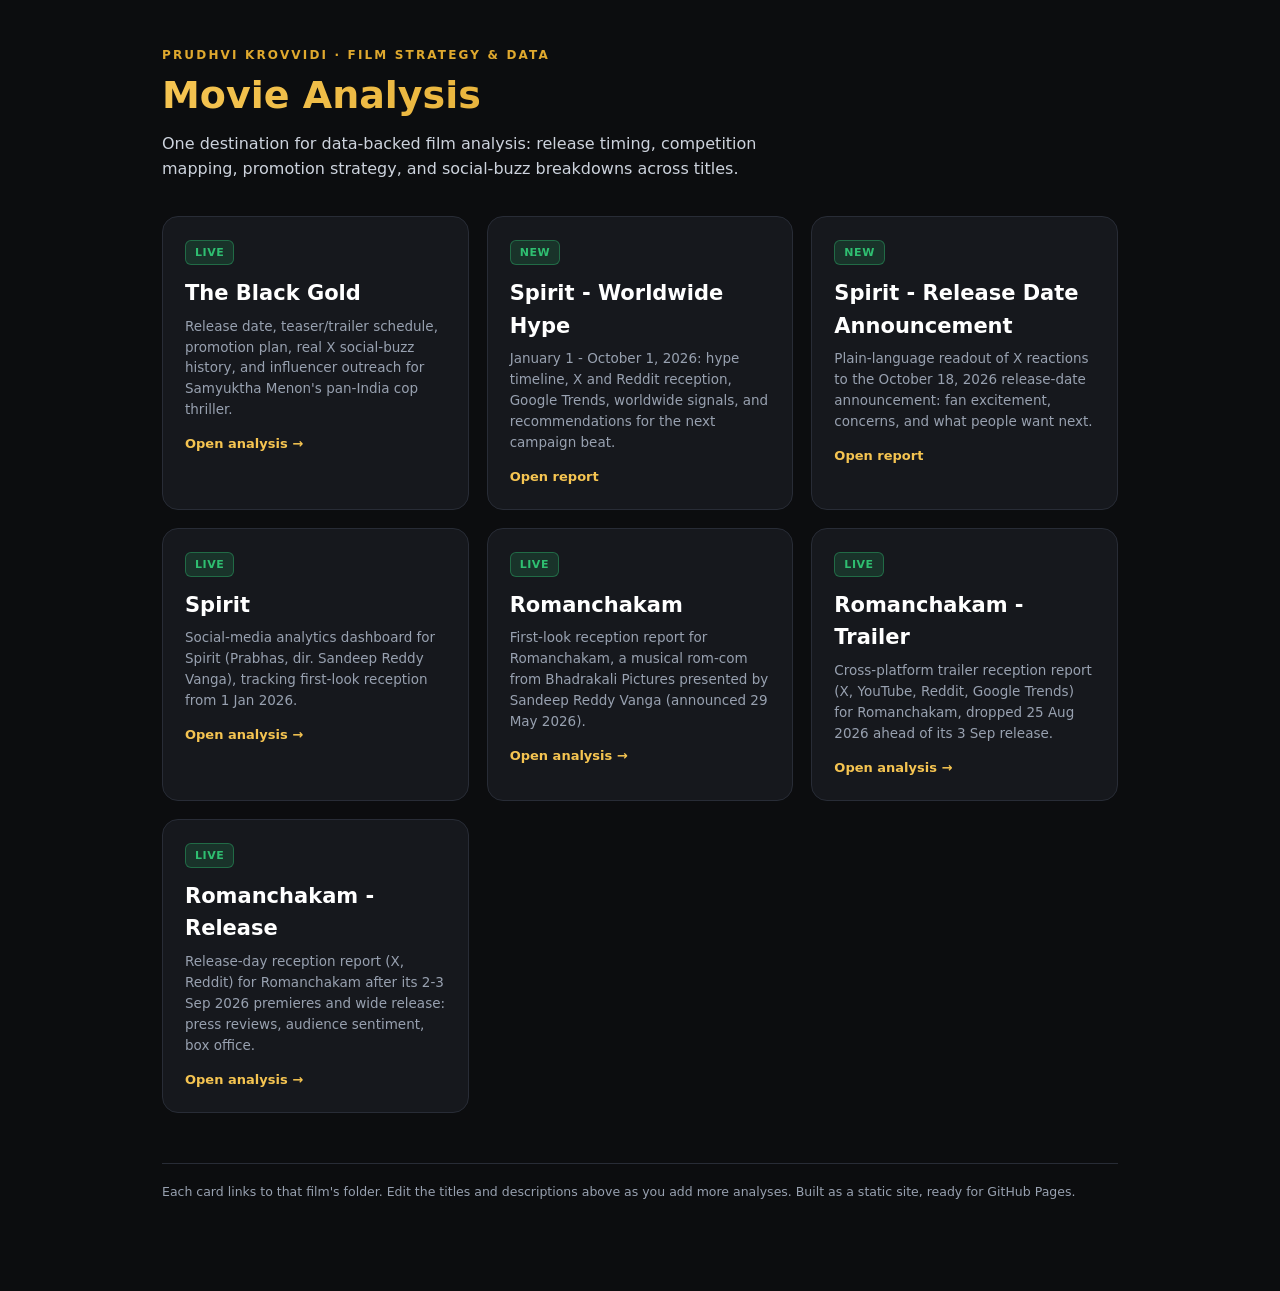
<file: index.html>
<!DOCTYPE html>
<html lang="en">
<head>
<meta charset="UTF-8">
<meta name="viewport" content="width=device-width, initial-scale=1.0">
<title>Movie Analysis - Index</title>
<link rel="icon" type="image/svg+xml" href="data:image/svg+xml,%3Csvg xmlns='http://www.w3.org/2000/svg' viewBox='0 0 32 32'%3E%3Crect width='32' height='32' rx='7' fill='%2316181d'/%3E%3Crect x='4' y='12' width='24' height='15' rx='2' fill='%23e0a92e'/%3E%3Cdefs%3E%3CclipPath id='c'%3E%3Crect x='4' y='5' width='24' height='7' rx='1.5'/%3E%3C/clipPath%3E%3C/defs%3E%3Cg clip-path='url(%23c)'%3E%3Crect x='4' y='5' width='24' height='7' fill='%231d2027'/%3E%3Cg fill='%23f5c451'%3E%3Cpolygon points='4,12 8,12 14,5 10,5'/%3E%3Cpolygon points='12,12 16,12 22,5 18,5'/%3E%3Cpolygon points='20,12 24,12 30,5 26,5'/%3E%3Cpolygon points='28,12 32,12 38,5 34,5'/%3E%3C/g%3E%3C/g%3E%3C/svg%3E">
<style>
  :root{--bg:#0c0d0f;--card:#16181d;--card2:#1d2027;--ink:#eef0f3;--muted:#98a1b0;--line:#282c36;--gold:#e0a92e;--gold2:#f5c451;--blue:#5b9cf5}
  *{box-sizing:border-box}
  body{margin:0;font-family:'Segoe UI',system-ui,-apple-system,Roboto,Arial,sans-serif;background:var(--bg);color:var(--ink);line-height:1.55}
  .wrap{max-width:1000px;margin:0 auto;padding:46px 22px 90px}
  .kicker{color:var(--gold);font-weight:700;letter-spacing:.18em;text-transform:uppercase;font-size:12px}
  h1{font-size:38px;margin:10px 0 6px;line-height:1.1;background:linear-gradient(90deg,#f5c451,#e0a92e 60%,#b07a14);-webkit-background-clip:text;background-clip:text;-webkit-text-fill-color:transparent}
  .lead{color:#cdd3dd;font-size:16px;max-width:640px}
  .grid{display:grid;grid-template-columns:repeat(auto-fill,minmax(280px,1fr));gap:18px;margin-top:34px}
  a.card{display:block;background:var(--card);border:1px solid var(--line);border-radius:16px;padding:22px;text-decoration:none;color:inherit;transition:.18s}
  a.card:hover{border-color:var(--gold);transform:translateY(-3px);background:var(--card2)}
  .badge{display:inline-block;font-size:11px;font-weight:700;letter-spacing:.05em;text-transform:uppercase;padding:3px 9px;border-radius:6px;margin-bottom:12px}
  .b-live{background:rgba(47,191,113,.16);color:#2fbf71;border:1px solid rgba(47,191,113,.4)}
  .b-soon{background:rgba(245,166,35,.15);color:#f5a623;border:1px solid rgba(245,166,35,.4)}
  .card h2{font-size:21px;margin:0 0 6px;color:#fff}
  .card p{color:var(--muted);font-size:13.5px;margin:0}
  .card .go{margin-top:14px;font-size:13px;color:var(--gold2);font-weight:600}
  footer{margin-top:50px;border-top:1px solid var(--line);padding-top:18px;font-size:12.5px;color:var(--muted)}
  a{color:var(--blue)}
</style>
</head>
<body>
<div class="wrap">
  <div class="kicker">Prudhvi Krovvidi · Film Strategy &amp; Data</div>
  <h1>Movie Analysis</h1>
  <p class="lead">One destination for data-backed film analysis: release timing, competition mapping, promotion strategy, and social-buzz breakdowns across titles.</p>

  <div class="grid">
    <a class="card" href="./the-black-dog/">
      <span class="badge b-live">Live</span>
      <h2>The Black Gold</h2>
      <p>Release date, teaser/trailer schedule, promotion plan, real X social-buzz history, and influencer outreach for Samyuktha Menon's pan-India cop thriller.</p>
      <div class="go">Open analysis &rarr;</div>
    </a>

    <a class="card" href="./spirit-hype-analysis/">
      <span class="badge b-live">New</span>
      <h2>Spirit - Worldwide Hype</h2>
      <p>January 1 - October 1, 2026: hype timeline, X and Reddit reception, Google Trends, worldwide signals, and recommendations for the next campaign beat.</p>
      <div class="go">Open report</div>
    </a>

    <a class="card" href="./spirit-release-announcement/">
      <span class="badge b-live">New</span>
      <h2>Spirit - Release Date Announcement</h2>
      <p>Plain-language readout of X reactions to the October 18, 2026 release-date announcement: fan excitement, concerns, and what people want next.</p>
      <div class="go">Open report</div>
    </a>

    <a class="card" href="./spirit-analysis/">
      <span class="badge b-live">Live</span>
      <h2>Spirit</h2>
      <p>Social-media analytics dashboard for Spirit (Prabhas, dir. Sandeep Reddy Vanga), tracking first-look reception from 1 Jan 2026.</p>
      <div class="go">Open analysis &rarr;</div>
    </a>

    <a class="card" href="./romanchakam-analysis/">
      <span class="badge b-live">Live</span>
      <h2>Romanchakam</h2>
      <p>First-look reception report for Romanchakam, a musical rom-com from Bhadrakali Pictures presented by Sandeep Reddy Vanga (announced 29 May 2026).</p>
      <div class="go">Open analysis &rarr;</div>
    </a>

    <a class="card" href="./romanchakam-trailer-analysis/">
      <span class="badge b-live">Live</span>
      <h2>Romanchakam - Trailer</h2>
      <p>Cross-platform trailer reception report (X, YouTube, Reddit, Google Trends) for Romanchakam, dropped 25 Aug 2026 ahead of its 3 Sep release.</p>
      <div class="go">Open analysis &rarr;</div>
    </a>

    <a class="card" href="./romanchakam-release-analysis/">
      <span class="badge b-live">Live</span>
      <h2>Romanchakam - Release</h2>
      <p>Release-day reception report (X, Reddit) for Romanchakam after its 2-3 Sep 2026 premieres and wide release: press reviews, audience sentiment, box office.</p>
      <div class="go">Open analysis &rarr;</div>
    </a>
  </div>

  <footer>
    Each card links to that film's folder. Edit the titles and descriptions above as you add more analyses.
    Built as a static site, ready for GitHub Pages.
  </footer>
</div>
</body>
</html>
</file>
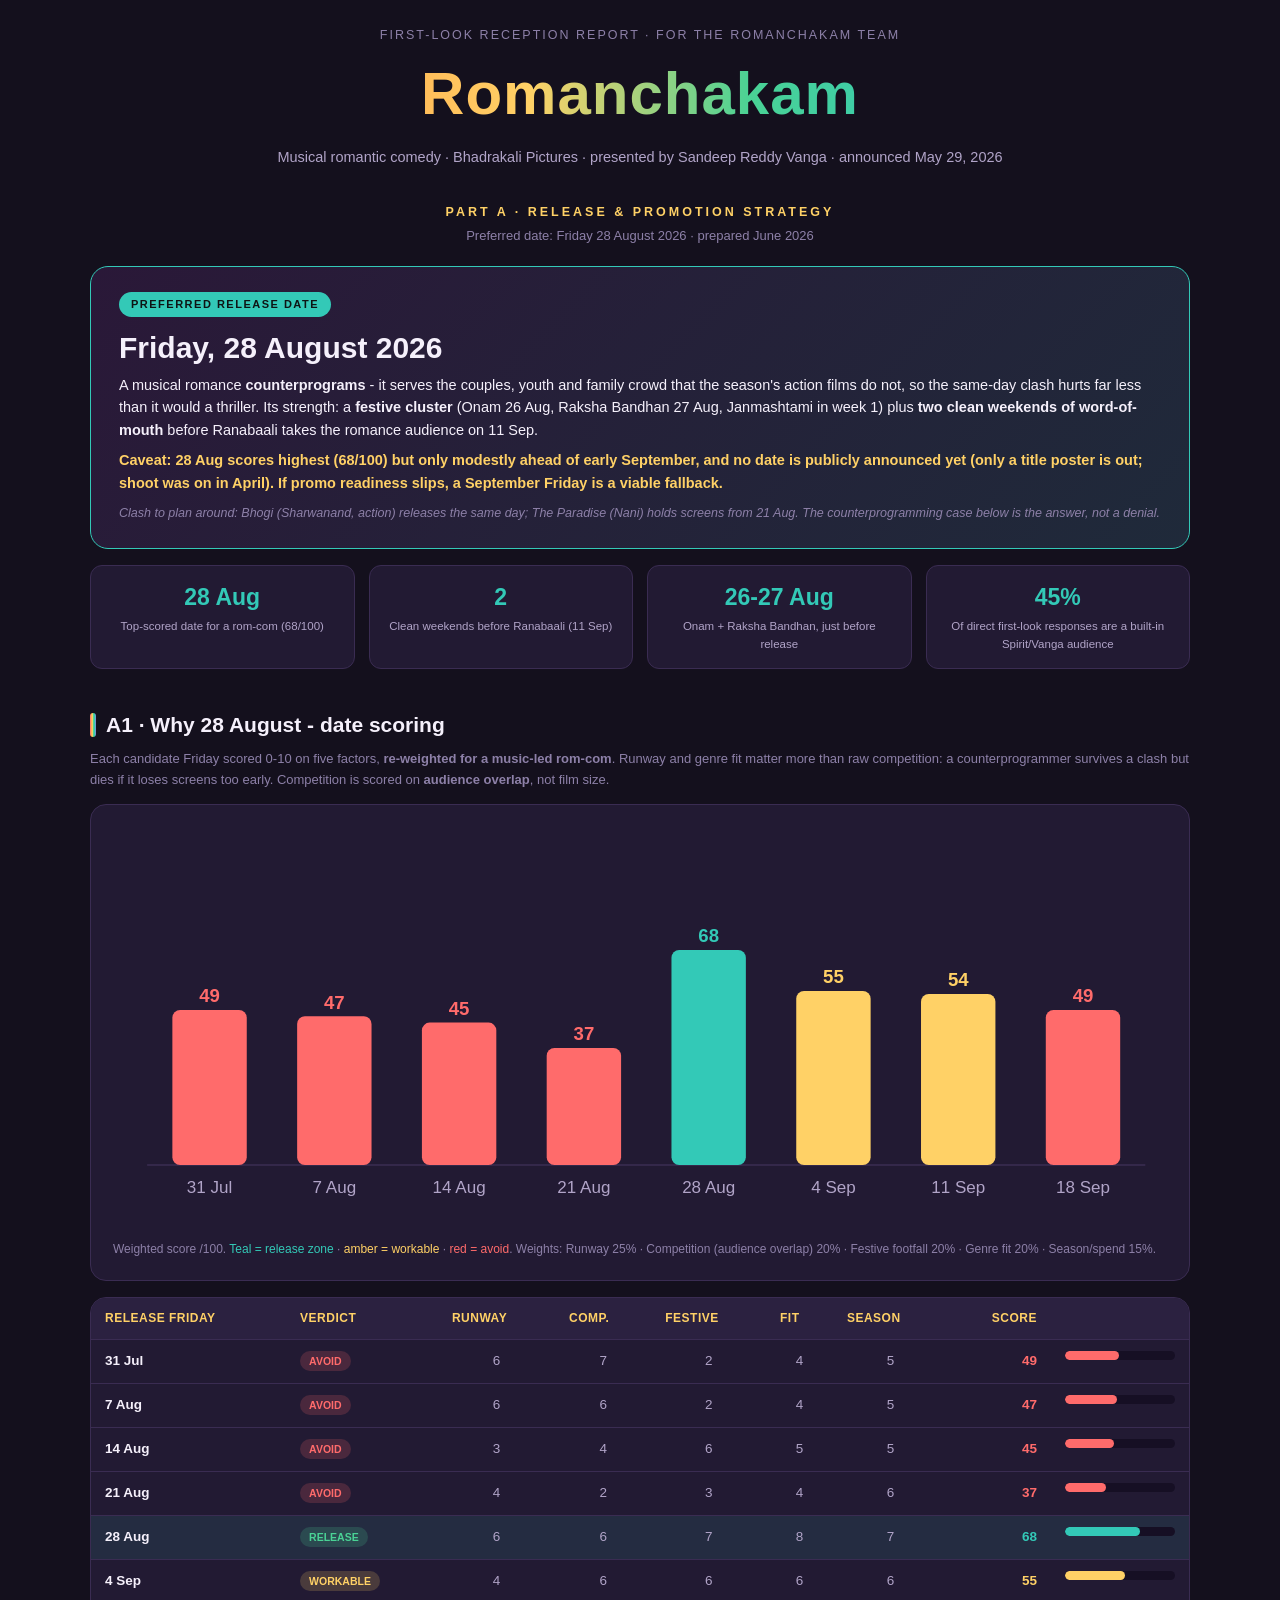
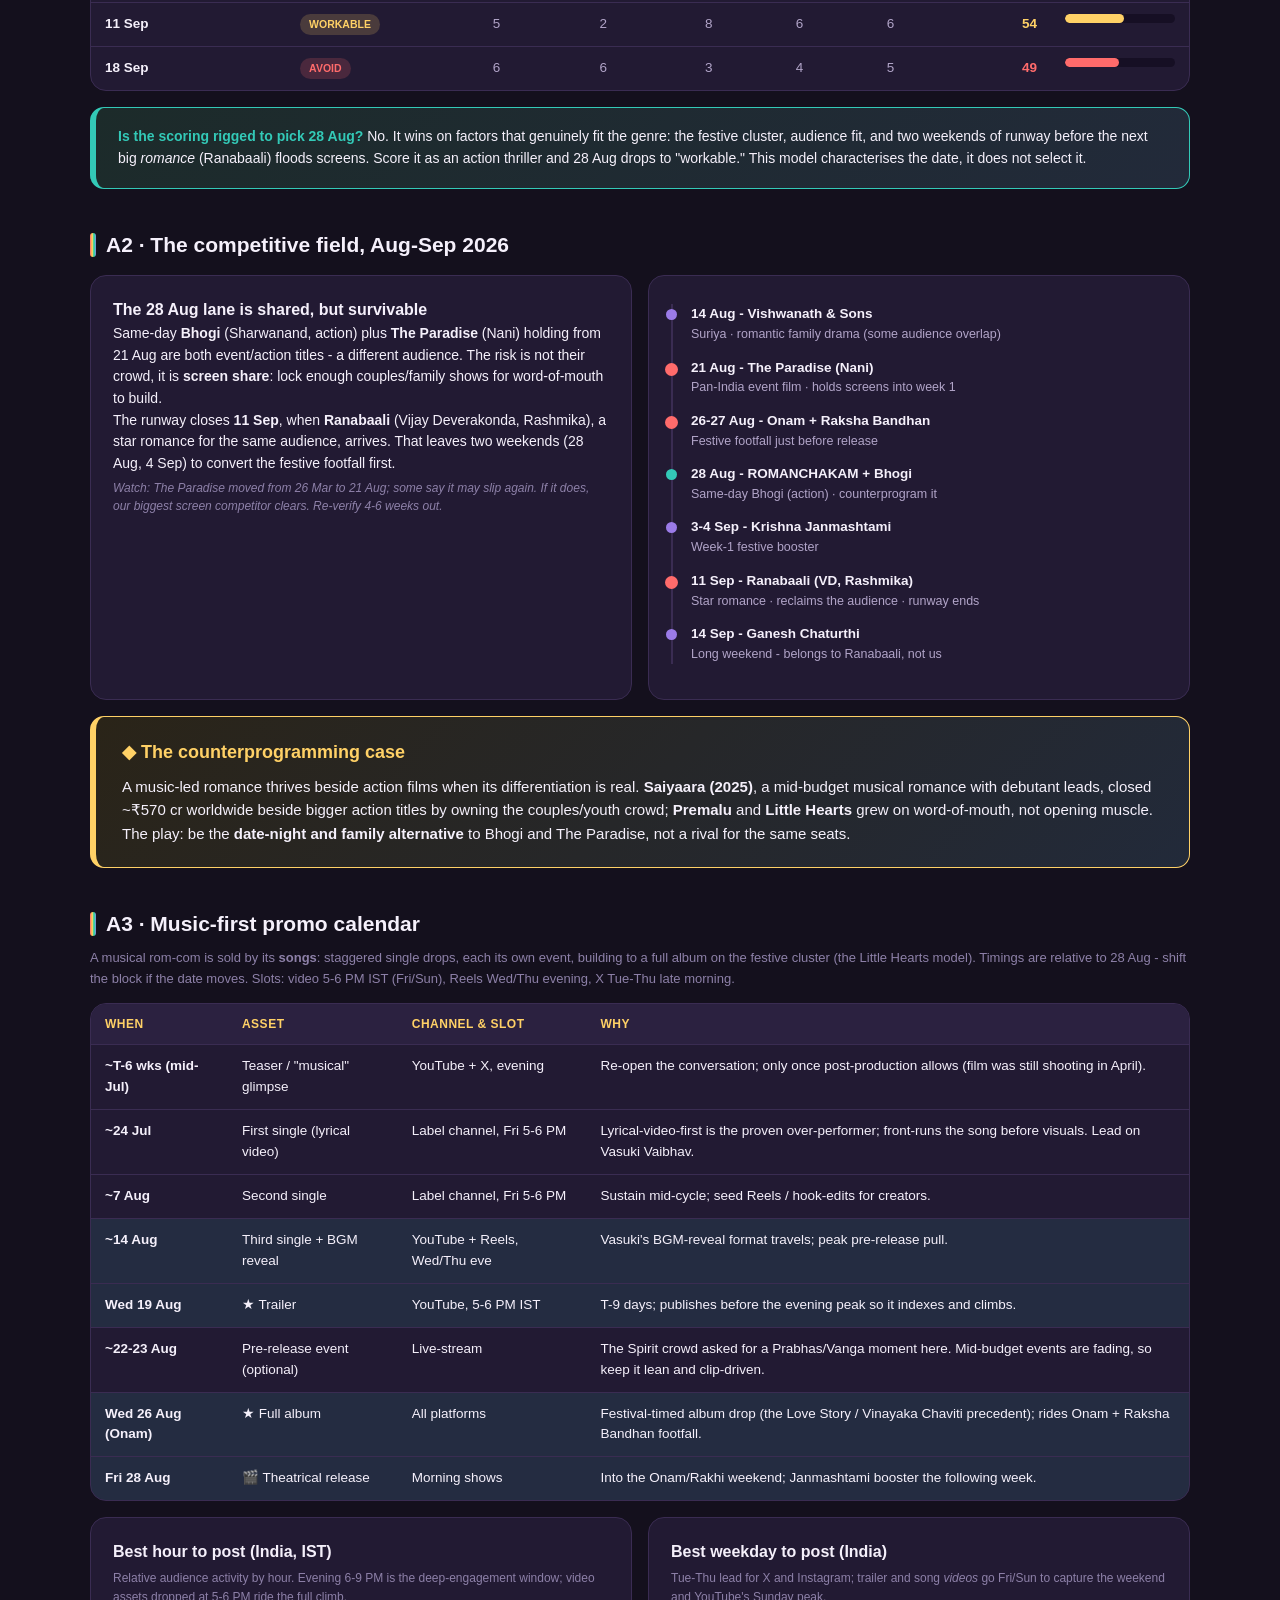
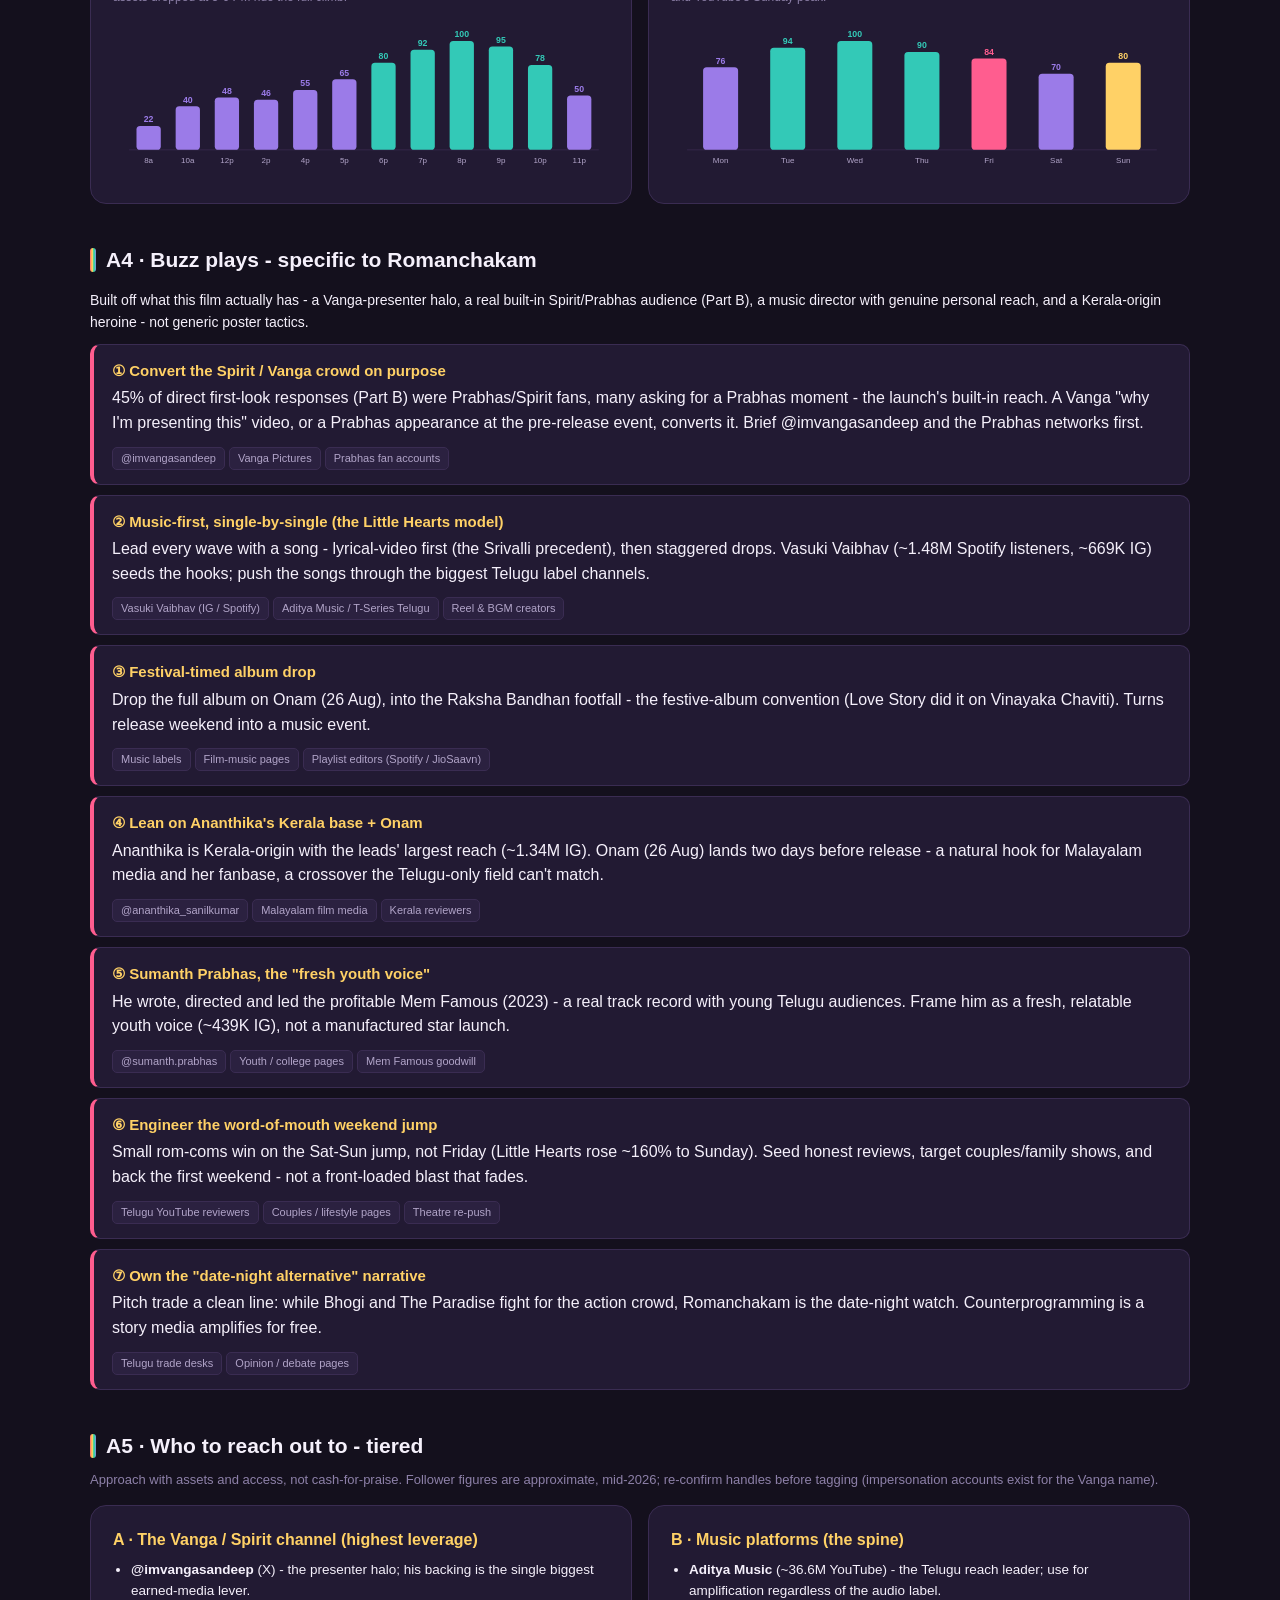
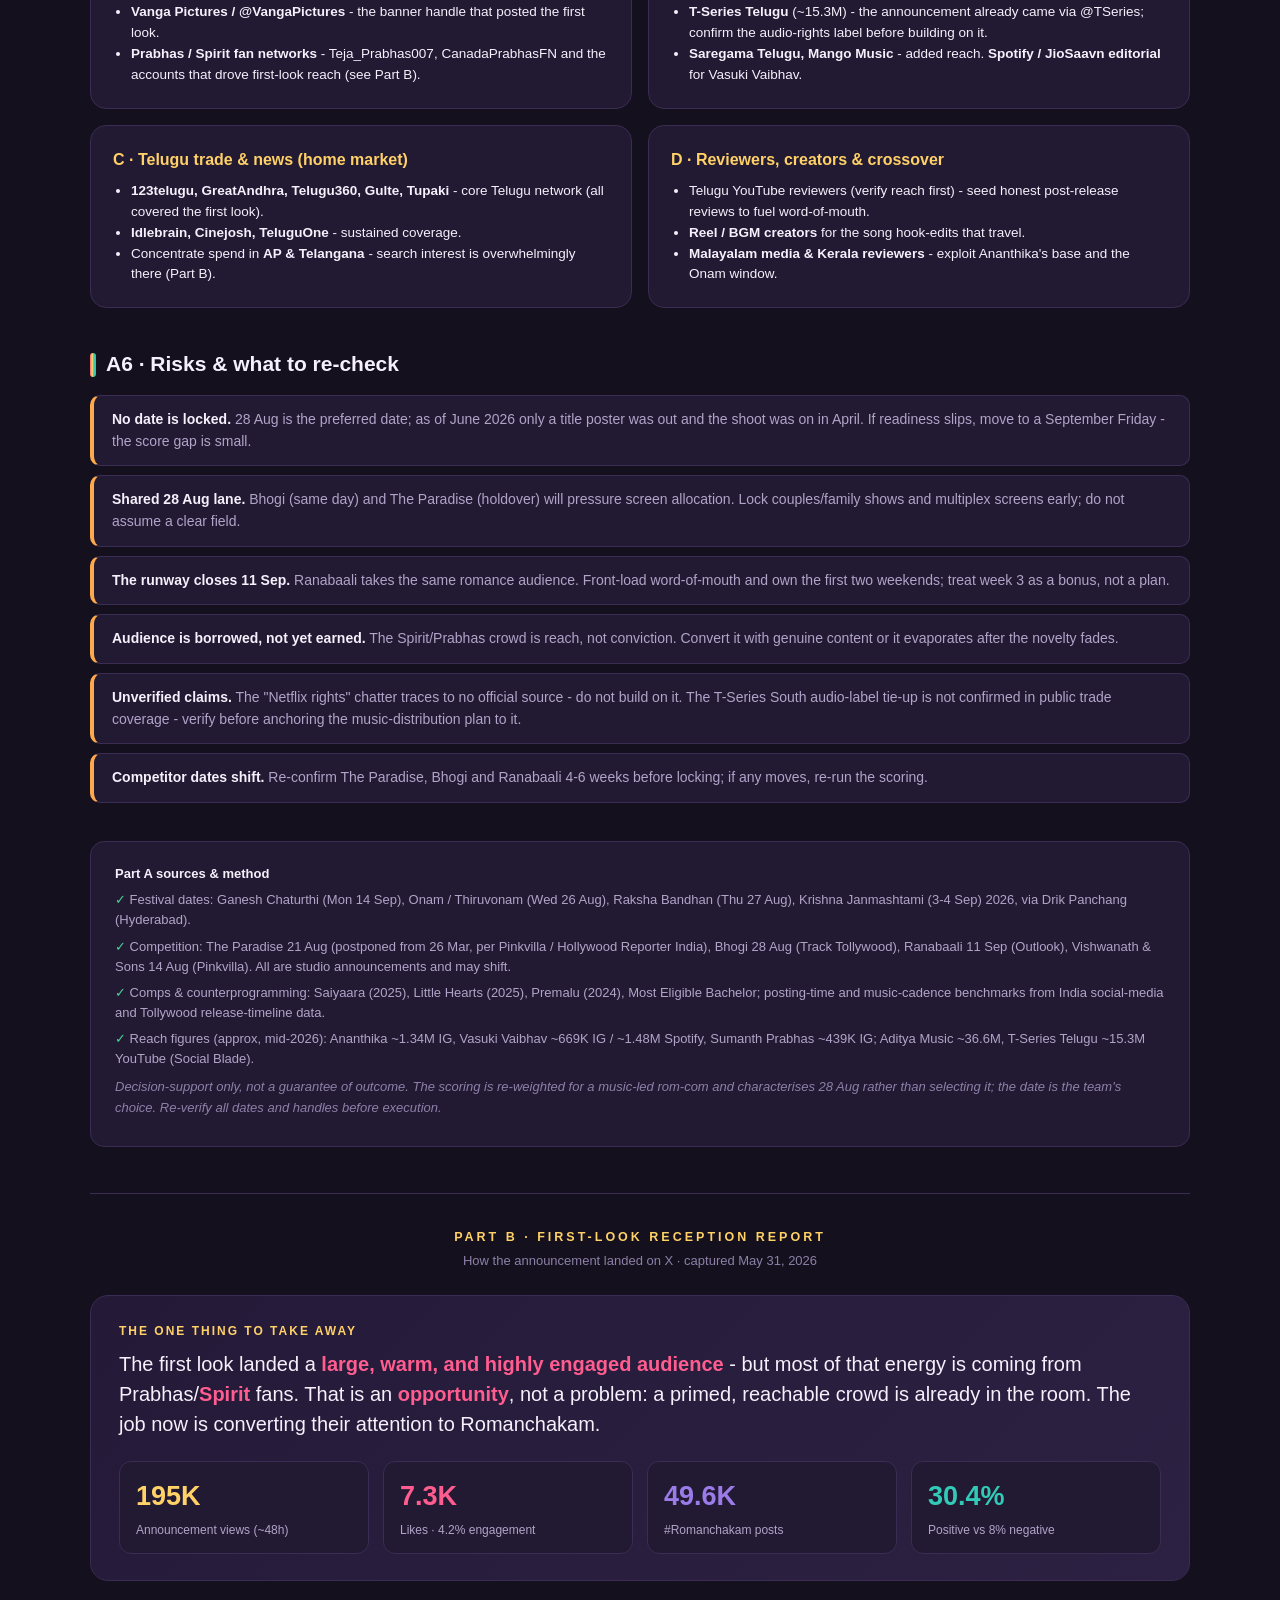
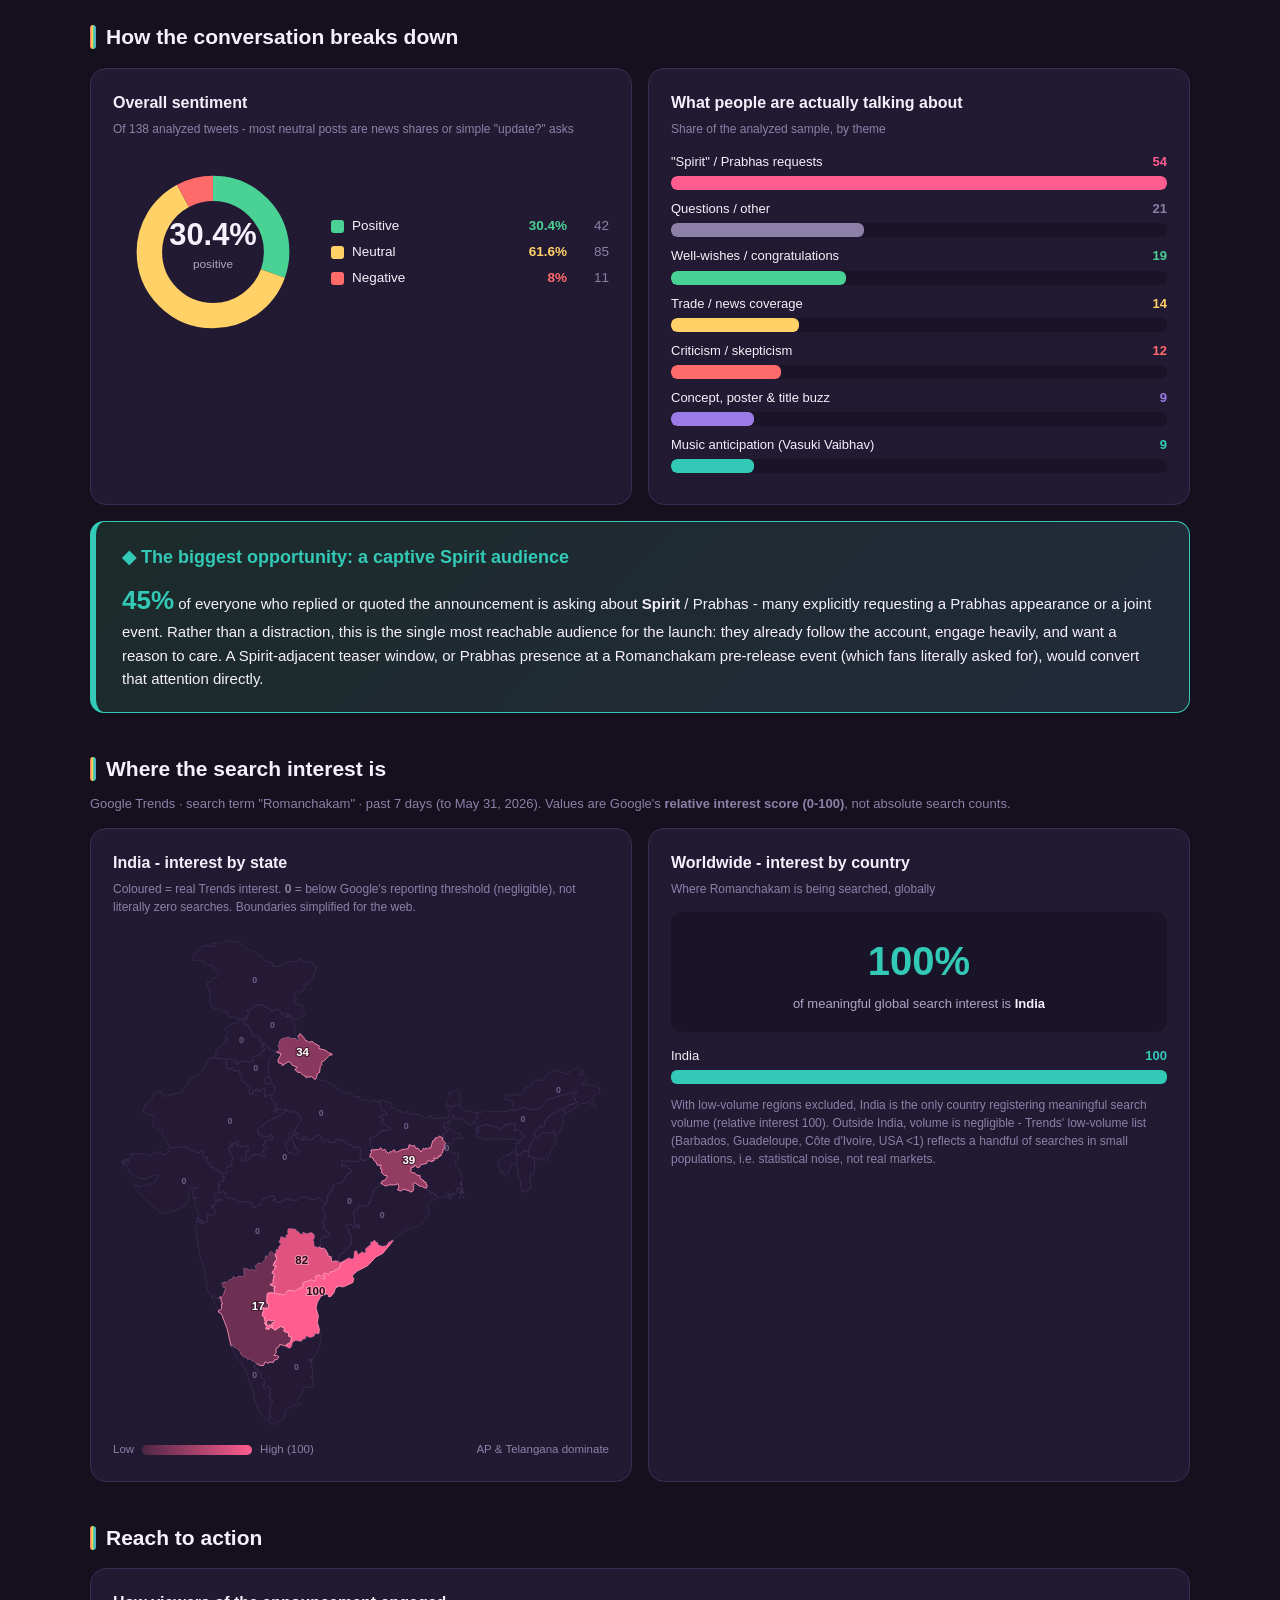
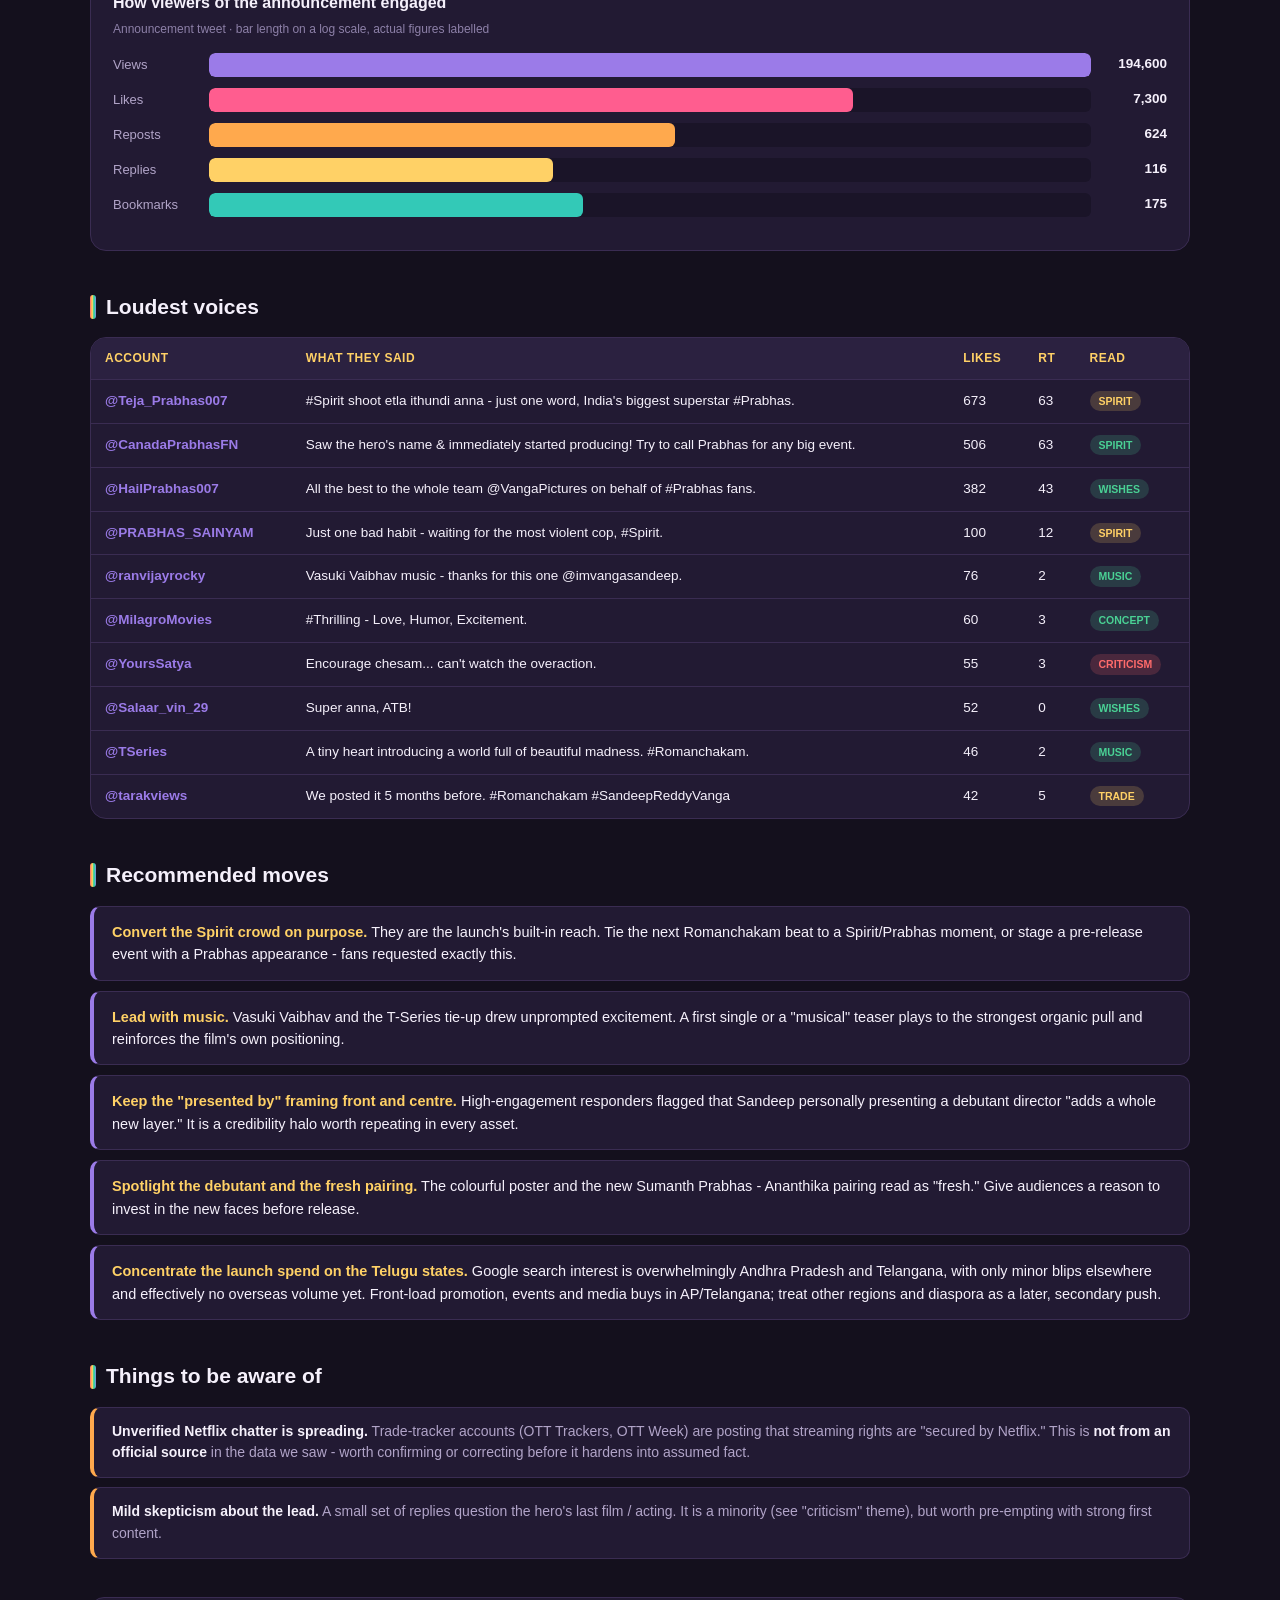
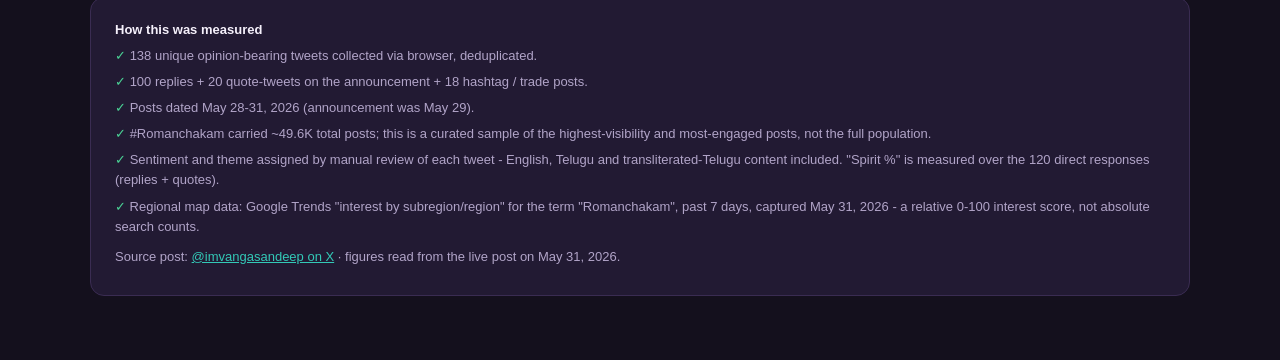
<file: romanchakam-analysis/index.html>
<!DOCTYPE html>
<html lang="en">
<head>
<meta charset="UTF-8">
<meta name="viewport" content="width=device-width, initial-scale=1.0">
<title>Romanchakam · Release Strategy &amp; First-Look Reception</title>
<link rel="icon" type="image/svg+xml" href="data:image/svg+xml,%3Csvg xmlns='http://www.w3.org/2000/svg' viewBox='0 0 32 32'%3E%3Crect width='32' height='32' rx='7' fill='%2316181d'/%3E%3Crect x='4' y='12' width='24' height='15' rx='2' fill='%23e0a92e'/%3E%3Cdefs%3E%3CclipPath id='c'%3E%3Crect x='4' y='5' width='24' height='7' rx='1.5'/%3E%3C/clipPath%3E%3C/defs%3E%3Cg clip-path='url(%23c)'%3E%3Crect x='4' y='5' width='24' height='7' fill='%231d2027'/%3E%3Cg fill='%23f5c451'%3E%3Cpolygon points='4,12 8,12 14,5 10,5'/%3E%3Cpolygon points='12,12 16,12 22,5 18,5'/%3E%3Cpolygon points='20,12 24,12 30,5 26,5'/%3E%3Cpolygon points='28,12 32,12 38,5 34,5'/%3E%3C/g%3E%3C/g%3E%3C/svg%3E">
<style>
:root{
  --bg:#14101d; --card:#221a33; --card2:#2b2140; --border:#3a2c52;
  --text:#f5f0fb; --muted:#b1a4c8; --soft:#8d80a8;
  --pink:#ff5d8f; --gold:#ffd166; --violet:#9b7be8; --teal:#33c9b7;
  --green:#4ad295; --red:#ff6b6b; --orange:#ffa94d;
  --grad:linear-gradient(90deg,#ff5d8f,#ffa94d,#ffd166,#4ad295,#33c9b7,#9b7be8);
}
*{margin:0;padding:0;box-sizing:border-box;}
body{font-family:'Segoe UI',Tahoma,Geneva,Verdana,sans-serif;background:radial-gradient(1100px 520px at 50% -8%,#2a1b40 0%,var(--bg) 55%);color:var(--text);line-height:1.55;}
.wrap{max-width:1140px;margin:0 auto;padding:26px 20px 64px;}
.eyebrow{color:var(--soft);font-size:12.5px;letter-spacing:2px;text-transform:uppercase;text-align:center;}
.title{text-align:center;font-size:clamp(34px,6vw,60px);font-weight:800;letter-spacing:1px;background:var(--grad);-webkit-background-clip:text;background-clip:text;-webkit-text-fill-color:transparent;margin-top:2px;}
.subhead{text-align:center;color:var(--muted);font-size:14.5px;margin-top:6px;}

.exec{margin-top:24px;background:linear-gradient(135deg,#241a38,#2c2142);border:1px solid var(--border);border-radius:18px;padding:26px 28px;}
.exec .lab{color:var(--gold);font-size:12px;letter-spacing:2px;text-transform:uppercase;font-weight:700;}
.exec .take{font-size:20px;line-height:1.5;margin-top:8px;font-weight:500;}
.exec .take b{color:var(--pink);}
.chips{display:grid;grid-template-columns:repeat(4,1fr);gap:14px;margin-top:22px;}
@media(max-width:780px){.chips{grid-template-columns:1fr 1fr;}}
.chip{background:var(--card);border:1px solid var(--border);border-radius:12px;padding:14px 16px;}
.chip .n{font-size:27px;font-weight:800;color:var(--gold);}
.chip .n.pink{color:var(--pink);}.chip .n.violet{color:var(--violet);}.chip .n.teal{color:var(--teal);}
.chip .t{color:var(--muted);font-size:12px;margin-top:3px;}

h2.sec{font-size:21px;font-weight:700;margin:40px 0 14px;display:flex;align-items:center;gap:10px;}
h2.sec:before{content:"";width:6px;height:24px;border-radius:4px;background:var(--grad);}
.two{display:grid;grid-template-columns:1fr 1fr;gap:16px;}
@media(max-width:820px){.two{grid-template-columns:1fr;}}
.cardbox{background:var(--card);border:1px solid var(--border);border-radius:16px;padding:22px;}
.cardbox h3{font-size:16px;}
.cardbox p.note{color:var(--soft);font-size:12px;margin:4px 0 14px;}
.chart-box{position:relative;height:290px;}

.callout{background:linear-gradient(135deg,#1c2b2a,#222a3a);border:1px solid var(--teal);border-left:6px solid var(--teal);border-radius:14px;padding:22px 26px;margin-top:16px;}
.callout h3{color:var(--teal);font-size:18px;margin-bottom:8px;}
.callout p{font-size:15px;}
.callout .big{font-size:26px;font-weight:800;color:var(--teal);}

table{width:100%;border-collapse:collapse;font-size:13.5px;}
th{background:var(--card2);color:var(--gold);text-align:left;padding:11px 14px;font-size:12px;text-transform:uppercase;letter-spacing:.5px;}
td{padding:11px 14px;border-top:1px solid var(--border);vertical-align:top;}
.handle{color:var(--violet);font-weight:600;white-space:nowrap;}
.pill{display:inline-block;padding:2px 9px;border-radius:20px;font-size:10.5px;font-weight:700;text-transform:uppercase;white-space:nowrap;}
.pill.pos{background:rgba(74,210,149,.18);color:var(--green);}
.pill.neu{background:rgba(255,209,102,.18);color:var(--gold);}
.pill.neg{background:rgba(255,107,107,.18);color:var(--red);}

.recs li{background:var(--card);border:1px solid var(--border);border-left:4px solid var(--violet);border-radius:10px;padding:14px 18px;margin-bottom:10px;list-style:none;font-size:14.5px;}
.recs li b{color:var(--gold);}
.watch li{background:var(--card);border:1px solid var(--border);border-left:4px solid var(--orange);border-radius:10px;padding:13px 18px;margin-bottom:9px;list-style:none;font-size:14px;color:var(--muted);}
.watch li b{color:var(--text);}

.footer{margin-top:38px;padding:22px 24px;border-radius:14px;background:var(--card);border:1px solid var(--border);color:var(--muted);font-size:13px;}
.footer b{color:var(--text);}
.footer .row{margin-bottom:6px;}
.check{color:var(--green);}
a{color:var(--teal);}

/* ---- Part A: release & promo strategy ---- */
.parthead{margin:34px 0 4px;font-size:12.5px;font-weight:800;letter-spacing:3px;text-transform:uppercase;color:var(--gold);text-align:center;}
.partsub{text-align:center;color:var(--soft);font-size:13px;margin:2px 0 6px;}
.partrule{border:0;border-top:1px solid var(--border);margin:46px 0 0;}
.rec{margin-top:20px;background:linear-gradient(135deg,#2a1838,#1f2a3a);border:1px solid var(--teal);border-radius:18px;padding:24px 28px;}
.rec .reclab{display:inline-block;font-size:11px;font-weight:800;letter-spacing:1.5px;text-transform:uppercase;color:#0e1414;background:var(--teal);border-radius:20px;padding:4px 12px;}
.rec .big{font-size:30px;font-weight:800;color:var(--text);margin:8px 0 2px;}
.rec .alt{font-size:14.5px;color:var(--gold);font-weight:600;margin-top:8px;}
.rec p{font-size:14.5px;}
.rec .note{color:var(--soft);font-size:12.5px;margin-top:10px;font-style:italic;}
.statrow{display:grid;grid-template-columns:repeat(4,1fr);gap:14px;margin-top:16px;}
@media(max-width:780px){.statrow{grid-template-columns:1fr 1fr;}}
.stat{background:var(--card);border:1px solid var(--border);border-radius:12px;padding:14px 16px;text-align:center;}
.stat .n{font-size:23px;font-weight:800;color:var(--teal);}
.stat .l{color:var(--muted);font-size:11.5px;margin-top:3px;}
.verdict{display:inline-block;padding:2px 9px;border-radius:20px;font-size:10.5px;font-weight:700;text-transform:uppercase;white-space:nowrap;}
.v-go{background:rgba(74,210,149,.18);color:var(--green);}
.v-ok{background:rgba(255,209,102,.18);color:var(--gold);}
.v-no{background:rgba(255,107,107,.18);color:var(--red);}
td.sc{font-weight:800;text-align:right;font-variant-numeric:tabular-nums;}
td.num{text-align:center;font-variant-numeric:tabular-nums;color:var(--muted);}
tr.winrow td{background:rgba(51,201,183,.10);}
.bartrack{background:#160f24;border-radius:6px;height:9px;overflow:hidden;min-width:70px;}
.barfill{height:100%;border-radius:6px;}
.legend{color:var(--soft);font-size:12px;margin-top:10px;}
.tl{position:relative;margin:6px 0 0;border-left:2px solid var(--border);padding-left:18px;}
.tl .ev{position:relative;margin:0 0 13px;}
.tl .ev:before{content:"";position:absolute;left:-25px;top:5px;width:11px;height:11px;border-radius:50%;background:var(--violet);}
.tl .ev.clash:before{background:var(--red);width:13px;height:13px;left:-26px;}
.tl .ev.win:before{background:var(--teal);}
.tl .d{font-weight:700;color:var(--text);font-size:13.5px;}
.tl .t{font-size:12.5px;color:var(--muted);}
.play{background:var(--card);border:1px solid var(--border);border-left:4px solid var(--pink);border-radius:10px;padding:14px 18px;margin:10px 0;}
.play h4{font-size:15px;color:var(--gold);margin-bottom:4px;}
.play .who{font-size:12px;color:var(--soft);margin-top:8px;}
.tag{display:inline-block;font-size:11px;background:var(--card2);border:1px solid var(--border);color:var(--muted);border-radius:5px;padding:2px 8px;margin:3px 4px 0 0;}
.keybox{background:linear-gradient(135deg,#231a36,#1c2533);border:1px solid var(--violet);border-left:6px solid var(--violet);border-radius:14px;padding:18px 22px;margin-top:16px;font-size:14px;}
.keybox b{color:var(--violet);}
.barlabel{font-size:11px;fill:var(--muted);}
</style>
</head>
<body>
<div class="wrap">

  <div class="eyebrow">First-Look Reception Report · for the Romanchakam team</div>
  <div class="title">Romanchakam</div>
  <div class="subhead">Musical romantic comedy · Bhadrakali Pictures · presented by Sandeep Reddy Vanga · announced May 29, 2026</div>

  <!-- ============ PART A: RELEASE & PROMO STRATEGY ============ -->
  <div class="parthead">Part A · Release &amp; promotion strategy</div>
  <div class="partsub">Preferred date: Friday 28 August 2026 · prepared June 2026</div>

  <!-- RECOMMENDATION -->
  <div class="rec">
    <span class="reclab">Preferred release date</span>
    <div class="big">Friday, 28 August 2026</div>
    <p>A musical romance <b>counterprograms</b> - it serves the couples, youth and family crowd that the season's action films do not, so the same-day clash hurts far less than it would a thriller. Its strength: a <b>festive cluster</b> (Onam 26 Aug, Raksha Bandhan 27 Aug, Janmashtami in week 1) plus <b>two clean weekends of word-of-mouth</b> before Ranabaali takes the romance audience on 11 Sep.</p>
    <div class="alt">Caveat: 28 Aug scores highest (68/100) but only modestly ahead of early September, and no date is publicly announced yet (only a title poster is out; shoot was on in April). If promo readiness slips, a September Friday is a viable fallback.</div>
    <p class="note">Clash to plan around: Bhogi (Sharwanand, action) releases the same day; The Paradise (Nani) holds screens from 21 Aug. The counterprogramming case below is the answer, not a denial.</p>
  </div>
  <div class="statrow">
    <div class="stat"><div class="n">28 Aug</div><div class="l">Top-scored date for a rom-com (68/100)</div></div>
    <div class="stat"><div class="n">2</div><div class="l">Clean weekends before Ranabaali (11 Sep)</div></div>
    <div class="stat"><div class="n">26-27 Aug</div><div class="l">Onam + Raksha Bandhan, just before release</div></div>
    <div class="stat"><div class="n">45%</div><div class="l">Of direct first-look responses are a built-in Spirit/Vanga audience</div></div>
  </div>

  <!-- A1 DATE SCORING -->
  <h2 class="sec">A1 · Why 28 August - date scoring</h2>
  <p class="note" style="color:var(--soft);font-size:13px;margin:-6px 0 14px;">Each candidate Friday scored 0-10 on five factors, <b>re-weighted for a music-led rom-com</b>. Runway and genre fit matter more than raw competition: a counterprogrammer survives a clash but dies if it loses screens too early. Competition is scored on <b>audience overlap</b>, not film size.</p>
  <div class="cardbox">
    <div class="chart-box" id="scoreChart" style="height:auto;"></div>
    <div class="legend">Weighted score /100. <span style="color:var(--teal)">Teal = release zone</span> · <span style="color:var(--gold)">amber = workable</span> · <span style="color:var(--red)">red = avoid</span>. Weights: Runway 25% · Competition (audience overlap) 20% · Festive footfall 20% · Genre fit 20% · Season/spend 15%.</div>
  </div>
  <div class="cardbox" style="margin-top:16px;padding:0;overflow:hidden;">
    <table id="scoreTable">
      <thead><tr><th>Release Friday</th><th>Verdict</th><th>Runway</th><th>Comp.</th><th>Festive</th><th>Fit</th><th>Season</th><th style="text-align:right;">Score</th><th></th></tr></thead>
      <tbody></tbody>
    </table>
  </div>
  <div class="keybox" style="border-color:var(--teal);background:linear-gradient(135deg,#1c2b2a,#222a3a);"><b style="color:var(--teal);">Is the scoring rigged to pick 28 Aug?</b> No. It wins on factors that genuinely fit the genre: the festive cluster, audience fit, and two weekends of runway before the next big <i>romance</i> (Ranabaali) floods screens. Score it as an action thriller and 28 Aug drops to "workable." This model characterises the date, it does not select it.</div>

  <!-- A2 COMPETITIVE FIELD -->
  <h2 class="sec">A2 · The competitive field, Aug-Sep 2026</h2>
  <div class="two">
    <div class="cardbox">
      <h3>The 28 Aug lane is shared, but survivable</h3>
      <p style="font-size:14px;">Same-day <b>Bhogi</b> (Sharwanand, action) plus <b>The Paradise</b> (Nani) holding from 21 Aug are both event/action titles - a different audience. The risk is not their crowd, it is <b>screen share</b>: lock enough couples/family shows for word-of-mouth to build.</p>
      <p style="font-size:14px;">The runway closes <b>11 Sep</b>, when <b>Ranabaali</b> (Vijay Deverakonda, Rashmika), a star romance for the same audience, arrives. That leaves two weekends (28 Aug, 4 Sep) to convert the festive footfall first.</p>
      <p class="note" style="font-style:italic;">Watch: The Paradise moved from 26 Mar to 21 Aug; some say it may slip again. If it does, our biggest screen competitor clears. Re-verify 4-6 weeks out.</p>
    </div>
    <div class="cardbox">
      <div class="tl">
        <div class="ev"><div class="d">14 Aug - Vishwanath &amp; Sons</div><div class="t">Suriya · romantic family drama (some audience overlap)</div></div>
        <div class="ev clash"><div class="d">21 Aug - The Paradise (Nani)</div><div class="t">Pan-India event film · holds screens into week 1</div></div>
        <div class="ev clash"><div class="d">26-27 Aug - Onam + Raksha Bandhan</div><div class="t">Festive footfall just before release</div></div>
        <div class="ev win"><div class="d">28 Aug - ROMANCHAKAM + Bhogi</div><div class="t">Same-day Bhogi (action) · counterprogram it</div></div>
        <div class="ev"><div class="d">3-4 Sep - Krishna Janmashtami</div><div class="t">Week-1 festive booster</div></div>
        <div class="ev clash"><div class="d">11 Sep - Ranabaali (VD, Rashmika)</div><div class="t">Star romance · reclaims the audience · runway ends</div></div>
        <div class="ev"><div class="d">14 Sep - Ganesh Chaturthi</div><div class="t">Long weekend - belongs to Ranabaali, not us</div></div>
      </div>
    </div>
  </div>
  <div class="callout" style="border-color:var(--gold);background:linear-gradient(135deg,#2a2418,#222a3a);">
    <h3 style="color:var(--gold);">◆ The counterprogramming case</h3>
    <p>A music-led romance thrives beside action films when its differentiation is real. <b>Saiyaara (2025)</b>, a mid-budget musical romance with debutant leads, closed ~₹570 cr worldwide beside bigger action titles by owning the couples/youth crowd; <b>Premalu</b> and <b>Little Hearts</b> grew on word-of-mouth, not opening muscle. The play: be the <b>date-night and family alternative</b> to Bhogi and The Paradise, not a rival for the same seats.</p>
  </div>

  <!-- A3 PROMO CALENDAR -->
  <h2 class="sec">A3 · Music-first promo calendar</h2>
  <p class="note" style="color:var(--soft);font-size:13px;margin:-6px 0 14px;">A musical rom-com is sold by its <b>songs</b>: staggered single drops, each its own event, building to a full album on the festive cluster (the Little Hearts model). Timings are relative to 28 Aug - shift the block if the date moves. Slots: video 5-6 PM IST (Fri/Sun), Reels Wed/Thu evening, X Tue-Thu late morning.</p>
  <div class="cardbox" style="padding:0;overflow:hidden;">
    <table>
      <thead><tr><th>When</th><th>Asset</th><th>Channel &amp; slot</th><th>Why</th></tr></thead>
      <tbody>
        <tr><td><b>~T-6 wks (mid-Jul)</b></td><td>Teaser / "musical" glimpse</td><td>YouTube + X, evening</td><td>Re-open the conversation; only once post-production allows (film was still shooting in April).</td></tr>
        <tr><td><b>~24 Jul</b></td><td>First single (lyrical video)</td><td>Label channel, Fri 5-6 PM</td><td>Lyrical-video-first is the proven over-performer; front-runs the song before visuals. Lead on Vasuki Vaibhav.</td></tr>
        <tr><td><b>~7 Aug</b></td><td>Second single</td><td>Label channel, Fri 5-6 PM</td><td>Sustain mid-cycle; seed Reels / hook-edits for creators.</td></tr>
        <tr class="winrow"><td><b>~14 Aug</b></td><td>Third single + BGM reveal</td><td>YouTube + Reels, Wed/Thu eve</td><td>Vasuki's BGM-reveal format travels; peak pre-release pull.</td></tr>
        <tr class="winrow"><td><b>Wed 19 Aug</b></td><td>★ Trailer</td><td>YouTube, 5-6 PM IST</td><td>T-9 days; publishes before the evening peak so it indexes and climbs.</td></tr>
        <tr><td><b>~22-23 Aug</b></td><td>Pre-release event (optional)</td><td>Live-stream</td><td>The Spirit crowd asked for a Prabhas/Vanga moment here. Mid-budget events are fading, so keep it lean and clip-driven.</td></tr>
        <tr class="winrow"><td><b>Wed 26 Aug (Onam)</b></td><td>★ Full album</td><td>All platforms</td><td>Festival-timed album drop (the Love Story / Vinayaka Chaviti precedent); rides Onam + Raksha Bandhan footfall.</td></tr>
        <tr class="winrow"><td><b>Fri 28 Aug</b></td><td>🎬 Theatrical release</td><td>Morning shows</td><td>Into the Onam/Rakhi weekend; Janmashtami booster the following week.</td></tr>
      </tbody>
    </table>
  </div>
  <div class="two" style="margin-top:16px;">
    <div class="cardbox"><h3>Best hour to post (India, IST)</h3><p class="note">Relative audience activity by hour. Evening 6-9 PM is the deep-engagement window; video assets dropped at 5-6 PM ride the full climb.</p><div class="chart-box" id="hourChart" style="height:auto;"></div></div>
    <div class="cardbox"><h3>Best weekday to post (India)</h3><p class="note">Tue-Thu lead for X and Instagram; trailer and song <i>videos</i> go Fri/Sun to capture the weekend and YouTube's Sunday peak.</p><div class="chart-box" id="dayChart" style="height:auto;"></div></div>
  </div>

  <!-- A4 BUZZ PLAYS -->
  <h2 class="sec">A4 · Buzz plays - specific to Romanchakam</h2>
  <p style="font-size:14px;">Built off what this film actually has - a Vanga-presenter halo, a real built-in Spirit/Prabhas audience (Part B), a music director with genuine personal reach, and a Kerala-origin heroine - not generic poster tactics.</p>
  <div class="play"><h4>① Convert the Spirit / Vanga crowd on purpose</h4>45% of direct first-look responses (Part B) were Prabhas/Spirit fans, many asking for a Prabhas moment - the launch's built-in reach. A Vanga "why I'm presenting this" video, or a Prabhas appearance at the pre-release event, converts it. Brief @imvangasandeep and the Prabhas networks first.<div class="who"><span class="tag">@imvangasandeep</span><span class="tag">Vanga Pictures</span><span class="tag">Prabhas fan accounts</span></div></div>
  <div class="play"><h4>② Music-first, single-by-single (the Little Hearts model)</h4>Lead every wave with a song - lyrical-video first (the Srivalli precedent), then staggered drops. Vasuki Vaibhav (~1.48M Spotify listeners, ~669K IG) seeds the hooks; push the songs through the biggest Telugu label channels.<div class="who"><span class="tag">Vasuki Vaibhav (IG / Spotify)</span><span class="tag">Aditya Music / T-Series Telugu</span><span class="tag">Reel &amp; BGM creators</span></div></div>
  <div class="play"><h4>③ Festival-timed album drop</h4>Drop the full album on Onam (26 Aug), into the Raksha Bandhan footfall - the festive-album convention (Love Story did it on Vinayaka Chaviti). Turns release weekend into a music event.<div class="who"><span class="tag">Music labels</span><span class="tag">Film-music pages</span><span class="tag">Playlist editors (Spotify / JioSaavn)</span></div></div>
  <div class="play"><h4>④ Lean on Ananthika's Kerala base + Onam</h4>Ananthika is Kerala-origin with the leads' largest reach (~1.34M IG). Onam (26 Aug) lands two days before release - a natural hook for Malayalam media and her fanbase, a crossover the Telugu-only field can't match.<div class="who"><span class="tag">@ananthika_sanilkumar</span><span class="tag">Malayalam film media</span><span class="tag">Kerala reviewers</span></div></div>
  <div class="play"><h4>⑤ Sumanth Prabhas, the "fresh youth voice"</h4>He wrote, directed and led the profitable Mem Famous (2023) - a real track record with young Telugu audiences. Frame him as a fresh, relatable youth voice (~439K IG), not a manufactured star launch.<div class="who"><span class="tag">@sumanth.prabhas</span><span class="tag">Youth / college pages</span><span class="tag">Mem Famous goodwill</span></div></div>
  <div class="play"><h4>⑥ Engineer the word-of-mouth weekend jump</h4>Small rom-coms win on the Sat-Sun jump, not Friday (Little Hearts rose ~160% to Sunday). Seed honest reviews, target couples/family shows, and back the first weekend - not a front-loaded blast that fades.<div class="who"><span class="tag">Telugu YouTube reviewers</span><span class="tag">Couples / lifestyle pages</span><span class="tag">Theatre re-push</span></div></div>
  <div class="play"><h4>⑦ Own the "date-night alternative" narrative</h4>Pitch trade a clean line: while Bhogi and The Paradise fight for the action crowd, Romanchakam is the date-night watch. Counterprogramming is a story media amplifies for free.<div class="who"><span class="tag">Telugu trade desks</span><span class="tag">Opinion / debate pages</span></div></div>

  <!-- A5 OUTREACH -->
  <h2 class="sec">A5 · Who to reach out to - tiered</h2>
  <p class="note" style="color:var(--soft);font-size:13px;margin:-6px 0 14px;">Approach with assets and access, not cash-for-praise. Follower figures are approximate, mid-2026; re-confirm handles before tagging (impersonation accounts exist for the Vanga name).</p>
  <div class="two">
    <div class="cardbox"><h3 style="color:var(--gold);">A · The Vanga / Spirit channel (highest leverage)</h3><ul style="margin:8px 0 0 18px;font-size:13.5px;">
      <li><b>@imvangasandeep</b> (X) - the presenter halo; his backing is the single biggest earned-media lever.</li>
      <li><b>Vanga Pictures / @VangaPictures</b> - the banner handle that posted the first look.</li>
      <li><b>Prabhas / Spirit fan networks</b> - Teja_Prabhas007, CanadaPrabhasFN and the accounts that drove first-look reach (see Part B).</li>
    </ul></div>
    <div class="cardbox"><h3 style="color:var(--gold);">B · Music platforms (the spine)</h3><ul style="margin:8px 0 0 18px;font-size:13.5px;">
      <li><b>Aditya Music</b> (~36.6M YouTube) - the Telugu reach leader; use for amplification regardless of the audio label.</li>
      <li><b>T-Series Telugu</b> (~15.3M) - the announcement already came via @TSeries; confirm the audio-rights label before building on it.</li>
      <li><b>Saregama Telugu, Mango Music</b> - added reach. <b>Spotify / JioSaavn editorial</b> for Vasuki Vaibhav.</li>
    </ul></div>
    <div class="cardbox"><h3 style="color:var(--gold);">C · Telugu trade &amp; news (home market)</h3><ul style="margin:8px 0 0 18px;font-size:13.5px;">
      <li><b>123telugu, GreatAndhra, Telugu360, Gulte, Tupaki</b> - core Telugu network (all covered the first look).</li>
      <li><b>Idlebrain, Cinejosh, TeluguOne</b> - sustained coverage.</li>
      <li>Concentrate spend in <b>AP &amp; Telangana</b> - search interest is overwhelmingly there (Part B).</li>
    </ul></div>
    <div class="cardbox"><h3 style="color:var(--gold);">D · Reviewers, creators &amp; crossover</h3><ul style="margin:8px 0 0 18px;font-size:13.5px;">
      <li>Telugu YouTube reviewers (verify reach first) - seed honest post-release reviews to fuel word-of-mouth.</li>
      <li><b>Reel / BGM creators</b> for the song hook-edits that travel.</li>
      <li><b>Malayalam media &amp; Kerala reviewers</b> - exploit Ananthika's base and the Onam window.</li>
    </ul></div>
  </div>

  <!-- A6 RISKS -->
  <h2 class="sec">A6 · Risks &amp; what to re-check</h2>
  <ul class="watch">
    <li><b>No date is locked.</b> 28 Aug is the preferred date; as of June 2026 only a title poster was out and the shoot was on in April. If readiness slips, move to a September Friday - the score gap is small.</li>
    <li><b>Shared 28 Aug lane.</b> Bhogi (same day) and The Paradise (holdover) will pressure screen allocation. Lock couples/family shows and multiplex screens early; do not assume a clear field.</li>
    <li><b>The runway closes 11 Sep.</b> Ranabaali takes the same romance audience. Front-load word-of-mouth and own the first two weekends; treat week 3 as a bonus, not a plan.</li>
    <li><b>Audience is borrowed, not yet earned.</b> The Spirit/Prabhas crowd is reach, not conviction. Convert it with genuine content or it evaporates after the novelty fades.</li>
    <li><b>Unverified claims.</b> The "Netflix rights" chatter traces to no official source - do not build on it. The T-Series South audio-label tie-up is not confirmed in public trade coverage - verify before anchoring the music-distribution plan to it.</li>
    <li><b>Competitor dates shift.</b> Re-confirm The Paradise, Bhogi and Ranabaali 4-6 weeks before locking; if any moves, re-run the scoring.</li>
  </ul>

  <!-- PART A SOURCES -->
  <div class="footer">
    <div class="row"><b>Part A sources &amp; method</b></div>
    <div class="row"><span class="check">✓</span> Festival dates: Ganesh Chaturthi (Mon 14 Sep), Onam / Thiruvonam (Wed 26 Aug), Raksha Bandhan (Thu 27 Aug), Krishna Janmashtami (3-4 Sep) 2026, via Drik Panchang (Hyderabad).</div>
    <div class="row"><span class="check">✓</span> Competition: The Paradise 21 Aug (postponed from 26 Mar, per Pinkvilla / Hollywood Reporter India), Bhogi 28 Aug (Track Tollywood), Ranabaali 11 Sep (Outlook), Vishwanath &amp; Sons 14 Aug (Pinkvilla). All are studio announcements and may shift.</div>
    <div class="row"><span class="check">✓</span> Comps &amp; counterprogramming: Saiyaara (2025), Little Hearts (2025), Premalu (2024), Most Eligible Bachelor; posting-time and music-cadence benchmarks from India social-media and Tollywood release-timeline data.</div>
    <div class="row"><span class="check">✓</span> Reach figures (approx, mid-2026): Ananthika ~1.34M IG, Vasuki Vaibhav ~669K IG / ~1.48M Spotify, Sumanth Prabhas ~439K IG; Aditya Music ~36.6M, T-Series Telugu ~15.3M YouTube (Social Blade).</div>
    <div class="row" style="margin-top:8px;font-style:italic;color:var(--soft);">Decision-support only, not a guarantee of outcome. The scoring is re-weighted for a music-led rom-com and characterises 28 Aug rather than selecting it; the date is the team's choice. Re-verify all dates and handles before execution.</div>
  </div>

  <hr class="partrule">
  <div class="parthead">Part B · First-look reception report</div>
  <div class="partsub">How the announcement landed on X · captured May 31, 2026</div>

  <!-- EXECUTIVE SUMMARY -->
  <div class="exec">
    <div class="lab">The one thing to take away</div>
    <div class="take">The first look landed a <b>large, warm, and highly engaged audience</b> - but most of that energy is coming from Prabhas/<b>Spirit</b> fans. That is an <b>opportunity</b>, not a problem: a primed, reachable crowd is already in the room. The job now is converting their attention to Romanchakam.</div>
    <div class="chips">
      <div class="chip"><div class="n" id="c-views"></div><div class="t">Announcement views (~48h)</div></div>
      <div class="chip"><div class="n pink" id="c-likes"></div><div class="t">Likes · <span id="c-eng"></span> engagement</div></div>
      <div class="chip"><div class="n violet" id="c-trend"></div><div class="t">#Romanchakam posts</div></div>
      <div class="chip"><div class="n teal" id="c-pos"></div><div class="t">Positive vs <span id="c-neg"></span> negative</div></div>
    </div>
  </div>

  <!-- SENTIMENT + THEMES -->
  <h2 class="sec">How the conversation breaks down</h2>
  <div class="two">
    <div class="cardbox">
      <h3>Overall sentiment</h3>
      <p class="note" id="sent-note"></p>
      <div class="chart-box" id="sentChart"></div>
    </div>
    <div class="cardbox">
      <h3>What people are actually talking about</h3>
      <p class="note">Share of the analyzed sample, by theme</p>
      <div class="chart-box" id="themeChart" style="height:auto;"></div>
    </div>
  </div>

  <!-- OPPORTUNITY -->
  <div class="callout">
    <h3>◆ The biggest opportunity: a captive Spirit audience</h3>
    <p><span class="big" id="spirit-pct"></span> of everyone who replied or quoted the announcement is asking about <b>Spirit</b> / Prabhas - many explicitly requesting a Prabhas appearance or a joint event. Rather than a distraction, this is the single most reachable audience for the launch: they already follow the account, engage heavily, and want a reason to care. A Spirit-adjacent teaser window, or Prabhas presence at a Romanchakam pre-release event (which fans literally asked for), would convert that attention directly.</p>
  </div>

  <!-- SEARCH GEOGRAPHY -->
  <h2 class="sec">Where the search interest is</h2>
  <p class="note" style="color:var(--soft);font-size:13px;margin:-6px 0 14px;">Google Trends · search term "Romanchakam" · past 7 days (to May 31, 2026). Values are Google's <b>relative interest score (0-100)</b>, not absolute search counts.</p>
  <div class="two">
    <div class="cardbox">
      <h3>India - interest by state</h3>
      <p class="note">Coloured = real Trends interest. <b>0</b> = below Google's reporting threshold (negligible), not literally zero searches. Boundaries simplified for the web.</p>
      <div id="indiaMap"></div>
    </div>
    <div class="cardbox">
      <h3>Worldwide - interest by country</h3>
      <p class="note">Where Romanchakam is being searched, globally</p>
      <div id="worldBox"></div>
    </div>
  </div>

  <!-- FUNNEL -->
  <h2 class="sec">Reach to action</h2>
  <div class="cardbox">
    <h3>How viewers of the announcement engaged</h3>
    <p class="note">Announcement tweet · bar length on a log scale, actual figures labelled</p>
    <div class="chart-box" id="funnelChart" style="height:auto;"></div>
  </div>

  <!-- TOP VOICES -->
  <h2 class="sec">Loudest voices</h2>
  <div class="cardbox" style="padding:0;overflow:hidden;">
    <table id="contribTable">
      <thead><tr><th>Account</th><th>What they said</th><th>Likes</th><th>RT</th><th>Read</th></tr></thead>
      <tbody></tbody>
    </table>
  </div>

  <!-- RECOMMENDATIONS -->
  <h2 class="sec">Recommended moves</h2>
  <ul class="recs">
    <li><b>Convert the Spirit crowd on purpose.</b> They are the launch's built-in reach. Tie the next Romanchakam beat to a Spirit/Prabhas moment, or stage a pre-release event with a Prabhas appearance - fans requested exactly this.</li>
    <li><b>Lead with music.</b> Vasuki Vaibhav and the T-Series tie-up drew unprompted excitement. A first single or a "musical" teaser plays to the strongest organic pull and reinforces the film's own positioning.</li>
    <li><b>Keep the "presented by" framing front and centre.</b> High-engagement responders flagged that Sandeep personally presenting a debutant director "adds a whole new layer." It is a credibility halo worth repeating in every asset.</li>
    <li><b>Spotlight the debutant and the fresh pairing.</b> The colourful poster and the new Sumanth Prabhas - Ananthika pairing read as "fresh." Give audiences a reason to invest in the new faces before release.</li>
    <li><b>Concentrate the launch spend on the Telugu states.</b> Google search interest is overwhelmingly Andhra Pradesh and Telangana, with only minor blips elsewhere and effectively no overseas volume yet. Front-load promotion, events and media buys in AP/Telangana; treat other regions and diaspora as a later, secondary push.</li>
  </ul>

  <!-- THINGS TO BE AWARE OF -->
  <h2 class="sec">Things to be aware of</h2>
  <ul class="watch">
    <li><b>Unverified Netflix chatter is spreading.</b> Trade-tracker accounts (OTT Trackers, OTT Week) are posting that streaming rights are "secured by Netflix." This is <b>not from an official source</b> in the data we saw - worth confirming or correcting before it hardens into assumed fact.</li>
    <li><b>Mild skepticism about the lead.</b> A small set of replies question the hero's last film / acting. It is a minority (see "criticism" theme), but worth pre-empting with strong first content.</li>
  </ul>

  <!-- METHODOLOGY -->
  <div class="footer">
    <div class="row"><b>How this was measured</b></div>
    <div class="row"><span class="check">✓</span> <span id="m-sample"></span></div>
    <div class="row"><span class="check">✓</span> <span id="m-breakdown"></span></div>
    <div class="row"><span class="check">✓</span> <span id="m-window"></span></div>
    <div class="row"><span class="check">✓</span> <span id="m-trend"></span></div>
    <div class="row"><span class="check">✓</span> <span id="m-method"></span></div>
    <div class="row"><span class="check">✓</span> Regional map data: Google Trends "interest by subregion/region" for the term "Romanchakam", past 7 days, captured May 31, 2026 - a relative 0-100 interest score, not absolute search counts.</div>
    <div class="row" style="margin-top:10px;">Source post: <a href="https://x.com/imvangasandeep/status/2060323229768749264" target="_blank">@imvangasandeep on X</a> · figures read from the live post on May 31, 2026.</div>
  </div>

</div>

<script>
const DATA = {
  announcement:{views:194600,likes:7300,reposts:624,replies:116,bookmarks:175,trend_posts:49600,engagement_rate:4.2},
  sentiment:{total_analyzed:138,positive:42,neutral:85,negative:11,positive_pct:30.4,neutral_pct:61.6,negative_pct:8.0,
    direct_responses:120,spirit_in_direct:54,spirit_in_direct_pct:45.0},
  themes:{
    "\"Spirit\" / Prabhas requests":54,"Questions / other":21,"Well-wishes / congratulations":19,
    "Trade / news coverage":14,"Criticism / skepticism":12,"Concept, poster & title buzz":9,"Music anticipation (Vasuki Vaibhav)":9},
  top_contributors:[
    {handle:"Teja_Prabhas007",text:"#Spirit shoot etla ithundi anna - just one word, India's biggest superstar #Prabhas.",likes:673,reposts:63,sentiment:"neu",read:"Spirit"},
    {handle:"CanadaPrabhasFN",text:"Saw the hero's name & immediately started producing! Try to call Prabhas for any big event.",likes:506,reposts:63,sentiment:"pos",read:"Spirit"},
    {handle:"HailPrabhas007",text:"All the best to the whole team @VangaPictures on behalf of #Prabhas fans.",likes:382,reposts:43,sentiment:"pos",read:"Wishes"},
    {handle:"PRABHAS_SAINYAM",text:"Just one bad habit - waiting for the most violent cop, #Spirit.",likes:100,reposts:12,sentiment:"neu",read:"Spirit"},
    {handle:"ranvijayrocky",text:"Vasuki Vaibhav music - thanks for this one @imvangasandeep.",likes:76,reposts:2,sentiment:"pos",read:"Music"},
    {handle:"MilagroMovies",text:"#Thrilling - Love, Humor, Excitement.",likes:60,reposts:3,sentiment:"pos",read:"Concept"},
    {handle:"YoursSatya",text:"Encourage chesam... can't watch the overaction.",likes:55,reposts:3,sentiment:"neg",read:"Criticism"},
    {handle:"Salaar_vin_29",text:"Super anna, ATB!",likes:52,reposts:0,sentiment:"pos",read:"Wishes"},
    {handle:"TSeries",text:"A tiny heart introducing a world full of beautiful madness. #Romanchakam.",likes:46,reposts:2,sentiment:"pos",read:"Music"},
    {handle:"tarakviews",text:"We posted it 5 months before. #Romanchakam #SandeepReddyVanga",likes:42,reposts:5,sentiment:"neu",read:"Trade"}
  ],
  geo:{
    source:"Google Trends · \"Romanchakam\" · past 7 days, captured May 31, 2026",
    india_view:{ W:560, H:567,
      values:{"Andhra Pradesh":100,"Telangana":82,"Jharkhand":39,"Uttarakhand":34,"Karnataka":17},
      centroids:{"Andhra Pradesh":[229,411],"Telangana":[213,376],"Jharkhand":[334,263],"Uttarakhand":[214,141],"Karnataka":[164,428]},
      centroids_all:{"Andhra Pradesh":[229,411,4715],"Arunanchal Pradesh":[503,183,2635],"Assam":[463,216,2472],"Bihar":[331,224,2950],"Chhattisgarh":[267,308,4096],"Puducherry":[223,484,5],"Punjab":[145,127,1661],"Rajasthan":[132,218,10836],"Sikkim":[385,189,225],"Tamil Nadu":[207,496,3750],"Chandigarh":[169,129,4],"Telangana":[213,376,3413],"Tripura":[446,260,324],"Uttar Pradesh":[235,209,7644],"Uttarakhand":[214,141,1756],"West Bengal":[377,248,2534],"Odisha":[304,324,4714],"Dadara & Nagar Havelli":[101,328,14],"Daman & Diu":[96,325,2],"Goa":[119,420,108],"Gujarat":[80,286,5661],"Haryana":[161,158,1425],"Himachal Pradesh":[180,109,1848],"Jammu & Kashmir":[160,59,7381],"Jharkhand":[334,263,2465],"Karnataka":[164,428,5625],"Kerala":[160,505,1116],"Madhya Pradesh":[194,258,9500],"Maharashtra":[163,342,9247],"Manipur":[485,241,690],"Meghalaya":[439,226,703],"Mizoram":[466,271,648],"Nagaland":[495,219,526],"NCT of Delhi":[175,169,46]},
      paths:{"Andhra Pradesh":"M254.1 401.4L251.9 402.4L254.1 401.4ZM316.5 349.5L304.4 364.2L296.8 368.0L287.8 377.7L275.7 384.0L270.8 388.3L269.9 390.7L272.0 392.1L270.8 396.9L260.2 401.8L253.8 400.9L251.6 401.7L249.6 408.1L246.1 412.6L243.1 412.9L243.4 411.3L241.8 409.8L237.7 410.4L234.7 412.4L230.7 419.3L229.2 425.6L231.9 434.7L230.7 441.9L232.9 449.4L232.4 455.2L228.6 454.8L227.2 457.7L222.5 459.6L222.4 458.7L220.5 459.3L219.9 458.2L217.8 458.0L217.8 460.5L214.2 461.5L212.8 463.9L206.3 462.6L203.0 464.5L201.7 469.8L198.3 471.4L195.7 469.9L195.9 466.9L200.0 464.8L202.0 458.9L198.0 457.4L198.5 453.1L196.1 453.3L193.0 451.8L193.5 448.0L188.9 446.6L182.7 450.8L180.8 448.5L177.4 447.3L176.0 449.9L172.3 448.9L173.6 446.7L170.9 442.3L173.3 442.0L173.4 444.3L175.4 445.3L178.7 444.8L179.4 447.2L180.7 447.3L179.2 444.2L180.2 442.2L182.4 442.0L182.2 440.3L180.2 439.1L179.6 440.2L175.7 438.9L173.9 440.7L171.7 440.7L170.7 437.9L172.4 436.3L170.4 436.3L168.5 434.0L170.4 427.1L168.5 427.0L169.2 424.7L170.6 425.9L174.9 425.9L176.0 423.2L175.6 421.1L173.6 419.7L174.3 409.3L177.5 408.4L193.3 410.8L195.9 408.8L196.4 406.9L198.9 406.0L203.2 405.8L205.1 407.2L210.3 402.9L214.1 402.8L214.8 397.0L224.3 393.8L227.4 395.6L229.7 392.2L228.3 391.2L229.3 389.3L232.1 388.3L233.3 388.4L234.3 391.1L238.9 393.1L239.3 390.0L236.6 389.7L237.6 386.7L238.8 386.0L243.7 387.9L245.2 384.8L249.9 384.3L250.5 382.4L255.1 381.4L256.3 377.5L258.5 374.3L261.6 372.7L261.0 371.8L261.8 371.0L265.9 368.7L269.9 370.1L271.7 368.9L272.1 362.1L274.3 360.1L276.5 362.9L276.3 364.9L279.6 363.5L280.2 361.5L283.5 363.0L285.2 362.4L284.4 359.1L291.1 353.3L290.1 350.8L292.7 350.9L295.4 348.2L297.3 351.4L298.5 350.7L300.0 354.3L304.1 355.7L308.5 354.8L311.8 350.2L313.4 350.5L314.6 348.6L316.5 349.5Z","Arunanchal Pradesh":"M510.0 206.2L509.3 199.4L514.1 197.7L515.5 195.1L516.6 195.9L523.5 194.3L524.4 193.2L522.0 191.9L522.0 189.8L520.4 188.8L519.7 186.4L523.8 182.0L516.9 182.1L515.2 183.6L503.6 186.2L496.4 189.3L492.5 189.0L483.6 197.3L484.2 198.7L481.2 200.7L477.4 201.3L469.0 201.8L466.3 200.0L462.4 199.4L461.1 200.9L452.3 202.2L452.1 200.0L450.7 198.7L451.5 194.9L450.6 191.5L443.9 191.0L442.1 188.2L444.1 184.0L447.1 184.9L448.0 186.5L455.0 183.9L455.9 185.5L460.6 184.7L463.9 181.5L462.5 180.1L462.8 179.1L469.2 175.6L472.3 175.3L473.0 173.7L472.3 173.2L474.9 169.3L477.9 168.4L486.1 168.5L487.1 165.4L490.1 163.3L491.2 160.8L495.2 158.1L497.6 158.1L498.9 155.8L502.0 159.3L505.8 159.2L514.1 161.7L515.8 158.3L525.7 153.7L528.6 157.8L531.5 157.6L527.0 161.4L528.4 163.8L530.6 161.8L532.3 161.8L535.4 166.3L529.1 173.5L536.4 172.6L538.5 174.3L540.8 174.1L542.6 175.5L545.0 174.7L549.6 177.2L548.8 178.4L550.0 180.8L549.6 183.0L547.4 183.1L540.7 188.6L541.0 191.6L545.8 197.8L543.7 198.2L540.1 196.6L540.5 195.2L539.0 193.6L535.6 193.2L534.0 194.7L528.5 194.9L524.8 196.6L523.3 199.0L520.7 199.8L519.6 202.0L516.9 203.7L515.7 203.3L513.4 206.0L510.0 206.2Z","Assam":"M509.3 199.4L507.3 201.1L503.6 201.5L502.0 203.9L497.2 205.7L492.6 210.0L492.4 208.5L487.4 215.6L486.8 220.5L483.1 222.0L483.2 219.8L481.4 220.8L481.7 221.9L474.8 227.6L477.1 229.6L477.4 232.1L473.2 237.9L472.2 241.6L470.7 241.6L469.3 248.7L465.5 249.3L464.3 247.0L460.0 253.5L458.2 253.9L458.0 252.0L454.1 252.1L455.2 249.4L454.8 239.6L459.4 240.3L458.2 237.3L459.9 235.2L461.7 235.7L464.8 232.5L462.2 229.7L461.4 230.0L460.5 226.4L457.9 223.9L453.3 225.3L453.3 219.7L455.0 218.5L453.5 217.5L448.0 218.5L446.9 216.8L445.2 217.9L445.1 219.9L443.4 220.1L443.4 218.6L442.3 218.5L440.5 221.7L437.9 222.2L435.9 224.3L434.6 221.9L433.0 222.3L429.6 219.9L427.0 220.6L422.1 218.7L415.4 219.8L411.3 224.1L413.3 226.8L411.2 227.3L410.6 228.9L410.8 219.4L408.1 215.9L408.1 214.1L410.7 211.7L410.7 205.7L416.8 204.5L417.5 202.8L420.9 202.0L425.3 204.4L433.4 203.5L438.0 204.3L439.3 203.3L440.6 204.1L445.2 203.7L448.4 201.7L451.3 203.0L461.1 200.9L462.4 199.4L466.3 200.0L469.0 201.8L481.2 200.7L484.2 198.7L483.6 197.3L492.5 189.0L496.4 189.3L503.6 186.2L515.2 183.6L516.9 182.1L523.8 182.0L519.7 186.4L520.4 188.8L522.0 189.8L522.0 191.9L524.4 193.2L523.5 194.3L516.6 195.9L515.5 195.1L514.1 197.7L509.3 199.4Z","Bihar":"M378.3 208.8L381.4 211.9L380.5 213.6L373.4 218.1L373.1 221.4L374.7 221.8L374.5 223.2L377.2 224.9L376.8 227.4L372.4 229.4L372.3 231.5L373.6 232.3L372.4 233.7L368.3 231.6L366.6 233.3L363.8 233.6L363.2 236.2L361.1 236.7L358.7 245.0L356.7 244.8L355.1 246.3L354.0 245.1L351.7 246.2L350.5 245.4L347.9 249.6L344.8 245.6L341.7 245.2L340.2 242.0L338.5 242.9L334.5 241.2L333.2 245.8L326.0 246.9L320.3 249.7L319.1 249.7L317.6 246.9L314.5 249.3L313.0 249.0L311.5 251.3L308.6 249.3L307.2 246.6L304.4 247.7L302.3 244.7L300.0 246.7L293.1 246.8L293.8 245.1L291.0 242.0L289.8 237.6L291.5 233.2L298.4 230.4L300.9 227.3L303.8 225.9L303.7 224.8L308.3 225.2L308.4 224.0L311.9 225.1L313.9 222.9L303.3 217.2L302.4 215.4L305.3 214.1L305.6 212.0L300.6 210.6L300.7 209.5L305.2 207.0L310.1 207.2L306.7 202.6L303.4 202.2L303.4 200.3L301.4 197.9L302.2 196.7L300.6 195.4L299.4 191.8L302.7 191.9L304.4 190.3L307.4 192.7L313.8 193.8L315.0 195.9L314.2 199.3L317.6 199.7L321.3 202.5L324.4 202.6L324.6 204.6L327.0 205.0L333.3 203.1L334.4 204.0L334.5 206.8L336.5 207.5L339.8 206.4L345.6 207.4L352.8 211.0L359.0 207.9L359.4 210.5L364.0 212.4L364.9 211.1L369.8 211.6L372.4 210.2L376.4 212.3L378.0 210.8L378.3 208.8Z","Chhattisgarh":"M302.4 284.6L303.1 285.6L302.4 287.5L295.9 290.2L294.2 292.6L293.8 295.1L295.0 296.1L290.9 301.7L290.8 306.9L288.9 306.2L287.5 310.6L286.1 311.3L283.5 310.3L277.2 310.5L276.9 312.6L274.2 316.1L271.6 316.3L272.2 320.3L271.4 321.7L273.0 324.5L272.7 331.2L278.6 332.4L278.3 335.4L274.2 334.0L271.7 335.3L270.3 332.7L266.5 331.2L265.7 331.8L264.2 330.3L262.8 331.7L262.8 334.0L266.4 336.0L266.3 340.8L267.6 343.0L268.6 342.9L268.5 348.4L269.9 352.6L268.6 353.0L268.1 355.2L264.6 357.0L264.4 359.3L260.7 363.3L256.7 364.9L254.1 373.5L249.9 372.6L248.3 373.8L247.0 372.8L246.0 367.5L242.0 366.6L242.9 365.2L240.1 360.0L237.5 358.0L234.8 358.8L232.9 355.7L234.8 354.5L233.4 351.2L235.6 346.4L238.8 343.5L239.6 345.1L242.3 345.6L244.0 344.3L243.0 343.0L244.9 342.2L244.7 341.2L240.7 339.5L240.7 337.9L238.4 336.4L237.5 334.2L238.5 332.5L238.1 329.8L235.5 327.6L239.8 326.0L238.3 314.6L236.9 314.6L236.2 313.2L236.9 310.1L240.2 308.5L241.9 304.4L242.1 299.1L243.4 299.2L245.4 292.2L246.9 293.3L249.0 288.9L248.9 286.2L252.9 284.6L254.1 286.1L258.2 284.3L259.5 282.2L261.1 281.7L261.1 278.0L264.3 276.4L264.3 274.1L268.2 272.9L268.9 269.5L264.9 267.6L263.9 265.6L260.4 265.0L258.1 266.0L258.3 263.2L259.6 262.0L258.0 259.6L259.2 258.2L261.9 260.4L264.7 259.4L275.5 260.6L280.4 257.4L283.1 259.2L286.2 258.8L289.9 254.9L291.7 255.1L297.4 261.4L298.2 264.3L301.2 265.0L301.3 263.8L302.8 264.2L301.8 268.5L303.7 269.3L302.9 272.7L306.4 276.0L309.2 276.0L309.4 278.0L306.7 281.5L303.8 282.4L302.4 284.6Z","Puducherry":"M225.5 502.2L225.5 505.3L223.1 502.6L225.5 502.2ZM146.1 488.5L145.7 487.8L146.1 488.5ZM224.7 486.3L224.2 487.3L223.1 487.0L224.7 486.3ZM221.4 485.4L222.1 485.8L221.4 485.4ZM221.4 482.6L221.6 485.0L221.4 482.6ZM225.3 484.0L224.7 486.3L223.5 486.0L222.0 482.9L224.0 483.3L223.7 484.6L225.3 484.0ZM225.4 482.9L226.0 482.3L225.4 482.9Z","Punjab":"M168.8 126.5L169.9 129.2L167.3 129.3L171.5 132.3L170.6 135.9L168.4 135.6L168.2 136.8L165.5 138.8L166.1 140.7L164.4 142.0L162.4 140.8L159.2 141.4L158.2 142.9L158.4 146.6L155.3 148.3L152.0 148.3L151.2 147.1L144.3 147.6L140.1 151.0L139.2 150.6L140.3 148.2L139.4 146.6L137.9 147.3L137.2 145.8L135.8 146.3L132.3 143.7L128.4 145.1L115.5 144.0L116.8 141.1L115.6 136.9L116.8 134.3L118.6 133.7L125.8 125.2L127.8 123.6L129.7 123.6L130.1 122.2L126.9 122.1L127.6 117.7L129.5 116.0L126.3 111.0L129.7 107.5L134.8 104.5L141.1 103.5L142.1 99.4L144.7 99.8L149.3 97.9L152.3 95.0L151.9 96.4L153.2 98.0L147.6 101.4L148.3 103.0L147.4 103.9L152.6 106.7L158.4 118.9L160.7 118.2L161.2 116.9L166.3 120.7L165.5 121.3L165.9 124.6L168.8 126.5Z","Rajasthan":"M127.1 144.6L127.7 146.1L126.2 148.4L128.7 148.2L128.1 154.7L131.8 155.7L133.2 154.9L137.5 158.1L143.0 157.5L143.0 161.1L145.4 162.2L145.0 165.1L146.3 169.7L155.4 177.1L153.7 181.6L154.0 183.9L156.1 183.8L157.7 185.0L157.8 180.3L160.7 180.8L161.2 178.7L163.2 178.5L164.3 181.7L166.7 181.0L166.5 179.6L169.9 177.1L172.3 178.7L170.9 186.7L172.4 187.8L173.7 184.8L178.6 185.3L179.3 190.3L184.9 195.7L185.1 196.9L183.0 198.1L183.3 199.3L185.8 200.6L180.7 203.2L181.5 204.6L187.1 201.4L195.8 201.5L194.8 204.0L193.2 204.2L193.1 206.2L191.3 205.8L188.0 208.6L175.0 214.8L171.0 217.3L169.2 220.1L166.3 220.9L164.2 222.9L164.0 228.0L165.5 230.6L172.2 232.4L175.7 232.0L178.6 229.7L180.4 233.7L180.1 235.6L178.5 236.4L176.1 235.8L170.5 237.8L172.0 240.3L169.3 241.2L174.0 244.7L173.9 246.9L172.2 248.1L171.4 246.7L169.5 246.7L169.9 250.0L171.9 253.1L171.0 254.3L169.0 254.5L166.9 253.1L167.4 252.1L165.8 251.8L164.1 253.7L162.9 252.5L158.2 252.4L156.7 252.9L156.9 255.0L153.7 256.3L153.9 258.1L146.6 260.6L144.3 258.3L144.5 257.1L145.4 255.9L148.8 257.4L150.0 256.9L149.6 254.2L150.9 251.1L149.5 249.2L150.4 248.2L152.6 248.4L153.0 246.7L151.4 243.0L149.6 242.4L147.2 243.8L140.1 242.9L139.5 241.9L140.4 240.6L141.4 241.4L141.6 237.1L138.7 237.4L138.0 240.0L136.6 240.6L133.4 239.1L132.6 239.8L133.2 241.5L136.1 241.8L135.8 243.4L133.5 244.2L132.5 242.3L130.5 247.2L133.2 248.3L131.3 251.5L133.6 251.5L135.7 256.2L134.1 259.3L134.4 263.0L133.1 265.2L128.6 266.9L127.2 269.6L129.7 271.9L127.2 273.7L124.5 273.5L123.2 274.5L121.9 272.3L119.6 272.3L119.8 270.7L117.7 269.3L115.3 269.3L114.1 267.2L110.5 267.1L111.0 263.8L105.4 259.5L106.6 258.2L106.5 255.8L103.4 256.5L102.5 255.9L102.9 254.9L100.3 253.3L102.2 250.4L100.4 249.3L100.5 247.4L98.4 248.2L97.4 250.6L93.8 249.9L90.3 247.2L88.8 249.0L86.9 246.3L85.7 246.5L84.5 244.7L83.7 245.2L81.2 243.4L73.9 244.7L70.8 243.9L67.2 245.2L63.7 243.8L60.7 239.0L59.7 235.0L55.7 230.4L55.9 225.2L48.5 224.5L45.2 220.2L45.0 217.3L46.6 214.6L46.6 208.6L39.7 207.7L33.9 203.8L35.8 196.7L43.9 189.5L45.9 184.9L50.3 181.1L54.3 181.1L57.6 186.4L60.1 186.7L65.7 184.4L74.1 183.6L78.5 182.0L79.1 178.8L84.1 173.9L86.1 168.3L87.9 166.5L97.9 161.8L104.0 151.8L106.4 144.6L113.7 142.2L116.9 139.8L115.5 144.0L127.1 144.6Z","Sikkim":"M390.3 197.4L387.3 196.4L384.3 198.6L379.2 198.1L376.5 196.0L377.1 190.8L379.9 185.2L379.9 184.1L378.7 183.6L379.0 182.0L383.6 181.7L387.0 179.6L390.3 179.9L391.9 181.5L392.0 187.5L390.5 189.5L393.0 195.0L391.2 195.5L390.3 197.4Z","Tamil Nadu":"M224.7 486.3L223.1 487.0L224.5 487.2L223.9 491.9L225.3 495.3L225.5 502.2L223.1 502.6L225.5 505.3L226.1 515.4L216.9 514.8L214.9 516.4L214.0 518.9L214.7 520.2L208.4 528.7L208.0 531.1L211.5 534.8L207.6 534.9L199.1 537.6L195.2 540.5L193.8 549.2L192.1 551.8L183.7 555.9L183.1 557.1L178.7 556.3L174.7 553.1L178.1 548.3L176.4 544.6L177.7 542.7L175.6 539.4L177.8 536.9L178.1 534.0L180.2 530.8L179.4 528.7L177.3 528.7L176.2 527.4L177.9 521.4L176.6 518.9L177.7 518.6L177.7 515.9L176.1 514.1L172.7 516.5L169.7 515.2L171.2 506.2L166.5 503.2L168.2 499.8L166.0 498.3L162.7 498.1L164.5 495.2L159.2 492.9L158.6 491.2L163.8 488.7L164.7 490.3L170.2 490.5L171.2 487.1L173.1 486.7L174.4 488.2L177.5 486.7L181.0 487.2L182.1 484.3L185.3 483.8L187.2 480.9L186.4 479.8L181.6 479.1L184.2 476.3L184.1 471.2L186.9 470.0L188.3 466.8L192.7 467.3L198.3 471.4L200.0 471.3L201.7 469.8L203.0 464.5L206.3 462.6L212.8 463.9L214.2 461.5L217.8 460.5L217.8 458.0L219.9 458.2L220.5 459.3L222.4 458.7L222.5 459.6L227.2 457.7L228.6 454.8L232.4 455.2L233.3 453.7L234.7 458.4L233.0 468.7L230.8 474.9L225.4 482.4L225.3 484.0L223.7 484.6L224.0 483.3L222.0 482.9L223.0 483.4L222.5 485.3L224.7 486.3ZM221.4 485.4L222.1 485.8L221.4 485.4ZM221.4 482.6L221.6 485.0L221.4 482.6Z","Chandigarh":"M169.9 129.2L169.7 130.7L167.3 129.3L169.9 129.2Z","Telangana":"M233.4 356.3L234.8 358.8L237.5 358.0L240.1 360.0L242.9 365.2L242.0 366.6L246.0 367.5L247.0 372.8L248.3 373.8L249.9 372.6L258.3 373.3L261.0 371.8L261.6 372.7L258.5 374.3L256.3 377.5L255.1 381.4L250.5 382.4L249.9 384.3L245.2 384.8L243.7 387.9L238.8 386.0L237.6 386.7L236.6 389.7L239.3 390.0L238.9 393.1L234.3 391.1L233.3 388.4L229.3 389.3L228.3 391.2L229.7 392.2L227.4 395.6L224.3 393.8L214.8 397.0L214.1 402.8L210.3 402.9L205.1 407.2L203.2 405.8L198.9 406.0L196.4 406.9L195.9 408.8L193.3 410.8L182.3 409.0L181.9 402.9L183.8 401.7L178.2 400.0L177.5 398.7L179.7 398.5L181.3 396.1L180.6 395.1L182.1 388.6L181.5 386.8L179.8 386.2L179.9 384.6L182.5 381.9L182.3 380.7L185.0 378.9L181.0 377.7L181.4 375.6L182.9 375.1L182.6 373.2L185.0 370.5L182.7 363.5L184.0 359.6L186.7 358.8L186.4 357.2L189.5 353.5L187.1 351.4L187.0 349.9L188.5 348.9L188.8 345.4L190.4 344.6L194.8 346.5L194.9 343.6L197.1 342.4L196.7 338.0L198.7 335.3L207.1 336.7L207.3 338.7L209.3 338.8L210.3 340.8L213.4 342.4L214.6 339.5L218.6 341.6L224.3 339.8L227.9 343.4L227.4 347.7L225.8 349.0L227.0 350.2L227.2 355.0L230.4 357.0L233.4 356.3Z","Tripura":"M454.5 247.3L455.2 249.4L454.1 252.1L456.2 252.9L456.3 258.4L455.1 262.0L451.7 263.3L449.1 263.0L449.8 266.5L446.3 269.8L446.8 273.7L443.2 276.7L441.8 275.6L440.2 270.7L438.8 271.9L439.2 273.9L438.3 273.8L436.3 266.4L434.7 264.2L434.7 261.5L435.9 261.6L436.0 258.9L439.6 254.7L441.9 255.3L443.9 253.2L445.9 253.9L445.6 252.1L448.6 254.1L448.8 250.3L451.9 249.7L453.3 248.8L453.0 247.3L454.5 247.3Z","Uttar Pradesh":"M229.6 165.6L235.1 169.3L238.6 168.2L245.1 172.6L250.8 174.5L252.9 178.7L254.7 178.0L255.6 179.7L263.2 184.0L264.7 182.6L266.6 182.7L273.8 187.4L278.0 186.6L279.1 190.7L287.2 191.6L289.5 193.9L291.3 192.6L291.2 191.1L295.0 191.2L300.7 193.9L303.4 202.2L306.7 202.6L308.4 206.1L309.8 206.4L310.1 207.2L307.5 207.7L305.2 207.0L300.7 209.5L300.6 210.6L305.6 212.0L305.3 214.1L302.4 215.4L303.3 217.2L313.9 222.9L311.9 225.1L308.4 224.0L308.3 225.2L303.7 224.8L303.8 225.9L300.9 227.3L298.4 230.4L290.4 234.2L289.8 237.6L291.0 242.0L293.8 245.1L293.1 246.8L291.2 247.3L292.0 250.2L287.4 258.2L283.1 259.2L279.2 256.5L278.7 246.3L280.2 246.3L279.6 244.7L277.7 243.6L275.2 244.4L273.2 243.5L273.0 245.5L271.0 244.9L269.3 241.7L264.6 241.0L263.6 238.3L258.9 236.5L256.8 234.4L255.9 236.5L251.9 234.8L251.8 236.7L249.9 238.7L244.3 239.1L244.5 236.6L242.3 235.2L240.9 236.9L239.1 236.3L237.3 238.0L234.9 235.3L236.3 234.7L234.2 232.6L234.2 230.5L231.9 230.3L230.8 231.5L228.8 231.5L228.4 232.8L225.6 233.5L225.2 236.0L220.1 234.8L219.0 236.4L217.1 235.7L218.0 233.4L216.1 231.7L214.7 232.1L216.2 233.6L215.1 234.0L215.8 235.1L212.4 235.9L210.4 233.5L207.5 234.4L206.1 232.4L208.6 229.9L208.8 227.9L204.9 229.2L205.6 231.2L202.6 230.1L201.1 232.5L203.3 236.8L203.0 238.7L205.6 240.6L205.3 245.5L207.7 244.7L209.7 248.7L209.3 250.1L205.9 253.3L200.7 249.4L198.5 251.7L197.5 250.5L198.1 249.7L196.4 248.4L196.4 244.2L194.6 240.1L199.6 235.0L196.9 231.0L200.3 227.0L206.1 226.3L205.5 224.4L212.1 212.4L209.7 206.2L204.7 204.0L201.9 204.8L198.2 202.7L195.3 203.3L195.8 201.5L194.1 201.0L193.1 202.1L187.1 201.4L181.5 204.6L180.7 203.2L185.8 200.6L183.3 199.3L183.0 198.1L185.1 196.9L184.9 195.7L179.3 190.3L178.1 185.0L182.6 182.7L181.7 179.4L182.9 177.8L181.0 173.2L178.4 170.8L179.0 168.3L176.6 166.2L177.0 162.4L175.3 160.6L175.9 156.5L174.6 151.1L176.3 145.5L183.6 137.8L183.5 136.0L184.8 135.9L190.0 138.8L186.1 146.1L187.0 149.0L190.5 149.5L191.1 152.1L197.7 147.5L200.5 148.5L201.0 150.2L204.4 152.9L208.2 153.9L205.0 156.6L207.5 157.8L208.3 159.4L211.4 159.7L215.2 163.2L217.4 163.8L217.6 165.2L224.3 164.5L228.3 167.8L229.6 165.6Z","Uttarakhand":"M229.6 165.6L228.3 167.8L224.3 164.5L217.6 165.2L217.4 163.8L215.2 163.2L211.4 159.7L208.3 159.4L207.5 157.8L205.0 156.6L208.2 153.9L202.2 151.5L200.5 148.5L197.7 147.5L191.1 152.1L190.5 149.5L187.0 149.0L186.1 146.1L190.0 138.8L183.5 136.0L187.8 134.0L185.8 129.1L187.6 127.2L187.0 125.2L189.8 121.7L198.4 119.3L200.3 120.9L206.3 120.9L207.9 122.8L210.0 122.5L208.4 119.8L211.1 115.8L214.7 119.2L217.7 124.1L219.3 124.0L221.0 125.9L223.8 124.6L225.9 125.2L227.0 126.8L232.9 129.7L232.4 132.7L239.5 134.5L243.6 137.6L246.9 138.6L247.6 139.8L244.3 140.3L237.4 147.4L235.9 147.5L235.1 148.7L236.1 150.4L233.9 153.3L233.3 159.7L230.8 161.0L229.6 165.6Z","West Bengal":"M395.8 299.7L396.4 301.3L395.2 301.2L395.8 299.7ZM380.3 299.0L382.0 300.6L381.6 302.7L380.2 301.7L380.3 299.0ZM391.6 298.9L392.1 301.2L391.2 301.3L391.6 298.9ZM382.3 297.1L382.9 298.3L381.8 299.0L381.1 298.0L382.3 297.1ZM378.7 296.8L379.4 299.3L378.4 301.5L377.0 301.1L377.0 299.8L378.7 296.8ZM384.5 296.3L385.3 297.3L384.4 298.2L383.4 297.6L384.5 296.3ZM391.7 296.0L394.2 297.0L392.7 298.0L391.7 296.0ZM391.2 294.1L392.8 294.2L393.0 295.8L390.1 295.3L391.2 294.1ZM395.0 293.5L395.9 295.7L394.2 294.6L395.0 293.5ZM393.8 290.9L394.6 296.2L392.9 293.2L393.8 290.9ZM394.7 290.7L395.3 292.7L394.4 293.0L394.7 290.7ZM389.1 290.5L390.8 291.2L389.0 292.8L387.9 292.4L389.1 290.5ZM392.8 284.1L393.0 286.7L392.1 286.7L392.8 284.1ZM393.2 283.8L394.7 286.4L393.3 286.8L393.2 283.8ZM390.3 197.4L392.4 198.1L392.6 199.4L397.2 203.7L400.7 202.9L404.6 203.5L410.7 205.7L411.0 207.9L410.7 211.7L408.1 214.1L408.1 215.9L406.6 214.9L406.2 217.8L404.9 219.0L401.3 218.8L397.7 216.4L396.4 211.4L394.5 211.1L394.8 213.4L390.3 213.2L383.5 207.4L382.9 209.4L385.2 210.3L385.9 211.8L379.2 217.0L379.6 218.6L377.9 221.0L378.4 222.8L381.2 222.6L386.5 228.1L391.7 228.8L391.9 230.9L394.8 232.2L393.2 234.7L391.9 233.9L384.4 234.1L384.6 237.2L383.6 238.9L382.4 240.3L379.5 238.9L376.5 244.1L382.6 249.6L389.9 251.8L389.8 258.3L387.0 259.3L386.7 263.4L390.0 266.5L390.4 268.6L389.2 270.0L390.8 271.5L394.0 272.0L392.4 273.7L392.4 276.1L394.1 278.5L393.5 283.7L392.3 284.2L391.9 286.3L393.5 288.8L392.9 291.1L388.6 290.6L387.3 296.2L386.0 297.3L383.9 296.3L380.2 298.9L379.1 295.3L380.2 293.8L379.3 293.1L377.2 294.2L373.2 299.8L366.8 301.9L366.0 298.9L363.0 298.2L362.2 295.3L358.4 296.9L358.1 293.6L352.6 291.7L352.7 290.3L354.5 289.5L354.9 286.9L353.5 286.4L353.3 283.6L351.4 283.5L351.1 282.0L347.0 279.7L346.6 276.0L343.3 275.7L340.0 272.8L337.8 273.1L336.3 271.9L336.7 267.0L340.1 266.3L340.0 264.5L341.9 264.8L343.5 267.3L345.9 266.8L347.6 263.7L354.0 262.6L355.9 259.0L360.5 260.6L360.3 259.2L363.2 258.8L362.1 256.2L365.9 257.1L367.1 256.3L367.0 254.5L368.4 255.0L368.5 253.7L370.5 253.9L370.4 252.1L372.5 249.5L372.5 246.1L374.2 246.1L374.7 244.2L373.3 242.8L375.7 240.1L372.1 236.0L373.6 232.3L372.3 231.5L372.4 229.4L376.8 227.4L377.2 224.9L374.5 223.2L374.7 221.8L372.8 220.3L373.4 218.1L380.5 213.6L381.4 211.9L378.3 208.8L379.7 205.4L379.4 202.6L376.1 198.1L376.5 196.0L379.2 198.1L384.3 198.6L387.3 196.4L390.3 197.4Z","Odisha":"M352.7 290.3L352.6 291.7L358.1 293.6L358.4 296.9L362.2 295.3L363.0 298.2L366.0 298.9L366.8 301.9L360.5 303.8L356.8 306.7L354.8 310.4L358.0 319.3L353.8 322.2L352.8 324.4L353.7 326.0L349.0 329.1L346.0 333.2L333.6 336.9L327.2 340.0L318.7 346.5L316.5 349.5L314.6 348.6L313.4 350.5L311.8 350.2L308.5 354.8L304.1 355.7L300.0 354.3L298.5 350.7L297.3 351.4L295.4 348.2L292.7 350.9L290.1 350.8L291.1 353.3L284.4 359.1L285.2 362.4L283.5 363.0L280.2 361.5L279.6 363.5L276.3 364.9L276.5 362.9L274.3 360.1L272.1 362.1L271.7 368.9L269.9 370.1L265.9 368.7L258.3 373.3L254.1 373.5L256.7 364.9L260.7 363.3L264.4 359.3L264.6 357.0L268.1 355.2L268.6 353.0L269.9 352.6L268.5 348.4L268.6 342.9L267.6 343.0L266.3 340.8L266.4 336.0L262.8 334.0L262.8 331.7L264.2 330.3L265.7 331.8L266.5 331.2L270.3 332.7L271.7 335.3L274.2 334.0L278.3 335.4L278.6 332.4L272.7 331.2L273.0 324.5L271.4 321.7L272.2 320.3L271.6 316.3L274.2 316.1L276.9 312.6L277.2 310.5L283.5 310.3L286.1 311.3L287.5 310.6L288.9 306.2L290.8 306.9L290.9 301.7L295.0 296.1L293.8 295.1L295.9 290.2L302.4 287.5L303.1 285.6L302.4 284.6L307.7 288.0L311.7 286.6L318.6 286.6L321.8 285.4L322.8 288.9L321.3 292.3L324.7 293.6L328.4 291.5L335.3 293.7L335.3 294.8L337.4 294.8L339.8 290.9L338.8 289.8L339.8 287.2L338.5 285.8L340.6 284.2L347.2 288.6L348.6 288.0L352.7 290.3Z","Dadara & Nagar Havelli":"M102.7 329.9L101.7 330.8L98.7 330.0L97.7 326.7L102.0 326.3L100.6 327.9L100.9 329.2L102.0 328.4L102.7 329.9Z","Daman & Diu":"M95.2 325.1L96.0 323.2L96.7 325.2L95.2 325.1Z","Goa":"M119.5 414.2L122.0 414.1L122.0 417.2L123.6 420.9L122.3 421.3L122.8 425.7L121.7 427.5L119.0 428.5L111.4 412.8L114.7 411.4L117.3 415.0L119.5 414.2Z","Gujarat":"M13.0 260.4L14.2 262.0L11.8 264.7L11.4 263.3L13.0 260.4ZM13.7 259.0L14.5 259.8L13.8 260.7L12.8 259.8L13.7 259.0ZM16.3 257.7L17.2 258.4L16.0 259.4L15.4 258.8L16.3 257.7ZM15.6 257.3L16.0 258.2L14.8 259.0L14.6 257.3L15.6 257.3ZM13.0 257.2L12.6 260.1L11.5 260.6L10.8 262.8L10.3 260.3L13.0 257.2ZM63.7 243.8L67.2 245.2L70.8 243.9L73.9 244.7L81.2 243.4L83.7 245.2L84.5 244.7L85.7 246.5L86.9 246.3L88.8 249.0L90.3 247.2L93.8 249.9L97.4 250.6L98.4 248.2L100.5 247.4L100.4 249.3L102.2 250.4L100.3 253.3L102.9 254.9L102.5 255.9L103.4 256.5L106.5 255.8L106.6 258.2L105.4 259.5L111.0 263.8L110.5 267.1L114.1 267.2L115.3 269.3L119.8 270.7L119.6 272.3L121.9 272.3L124.3 277.3L125.8 277.3L124.4 282.4L122.4 282.3L118.9 284.9L119.2 286.3L122.3 287.1L120.9 288.0L118.6 287.7L120.0 295.4L114.1 298.1L115.2 299.9L114.0 302.1L114.7 304.0L122.7 302.8L122.9 304.3L118.3 304.7L116.6 305.9L116.3 307.7L114.1 308.3L114.0 310.1L110.5 310.9L113.5 312.1L116.1 317.7L112.6 321.5L110.5 321.3L107.2 318.7L106.6 328.4L104.5 328.3L102.7 329.9L102.0 328.4L100.9 329.2L100.6 327.9L102.0 326.3L99.7 326.0L97.7 326.7L98.1 328.2L96.5 327.9L93.9 329.6L95.2 325.1L96.7 325.2L96.0 323.2L96.7 320.7L93.6 310.7L91.3 307.4L93.2 303.4L91.7 302.8L92.0 301.7L95.5 300.9L90.5 300.9L89.9 300.0L91.7 297.1L89.9 296.7L89.8 294.6L90.7 291.1L91.7 290.4L94.4 291.2L95.2 289.9L92.1 289.1L87.2 289.9L85.1 296.5L86.0 301.5L81.9 308.7L82.5 309.5L70.0 315.8L58.6 319.2L51.3 315.9L45.2 311.4L24.0 289.8L25.0 286.2L26.1 287.0L28.4 286.5L28.0 288.8L29.0 289.6L34.5 287.3L36.3 287.9L38.6 285.8L39.5 286.8L42.4 284.5L46.6 284.0L52.1 275.3L50.7 275.1L49.9 276.9L47.7 276.0L40.1 278.3L37.8 280.4L28.5 278.7L18.5 272.7L17.2 271.4L18.3 270.9L18.3 269.5L15.7 266.6L15.5 263.6L18.8 259.3L17.0 259.0L16.6 257.3L20.3 257.3L20.6 251.6L21.7 250.7L22.2 252.6L23.8 251.0L25.0 252.5L26.7 251.6L35.8 251.3L38.4 253.5L43.7 253.5L45.4 251.2L54.0 248.8L54.0 251.9L56.7 252.6L59.6 252.1L59.5 251.1L64.0 249.3L61.9 248.3L61.7 245.3L63.7 243.8Z","Haryana":"M183.7 136.4L183.6 137.8L176.3 145.5L174.6 151.1L175.9 156.5L175.3 160.6L177.0 162.4L176.4 165.0L172.0 165.9L172.0 168.5L169.9 170.4L170.8 171.4L175.0 172.0L176.1 173.7L179.3 171.8L181.0 173.2L182.9 177.8L181.7 179.4L182.9 181.5L182.6 182.7L177.3 185.4L173.7 184.8L172.4 187.8L170.9 186.7L172.3 178.7L169.9 177.1L166.5 179.6L166.7 181.0L164.3 181.7L163.2 178.5L161.2 178.7L160.7 180.8L157.8 180.3L157.7 185.0L156.1 183.8L154.0 183.9L153.7 181.6L155.4 177.1L146.3 169.7L145.0 165.1L145.4 162.2L143.0 161.1L143.0 157.5L137.5 158.1L133.2 154.9L131.8 155.7L128.1 154.7L128.7 148.2L126.2 148.4L127.7 146.1L127.1 144.6L128.4 145.1L132.3 143.7L135.8 146.3L137.2 145.8L137.9 147.3L139.4 146.6L140.3 148.2L139.2 150.6L140.1 151.0L144.3 147.6L151.2 147.1L152.0 148.3L155.3 148.3L158.4 146.6L158.2 142.9L159.2 141.4L162.4 140.8L164.4 142.0L166.1 140.7L165.5 138.8L168.2 136.8L168.4 135.6L170.6 135.9L171.5 132.3L169.7 130.7L168.8 126.5L171.3 126.7L173.3 129.6L175.9 130.6L175.1 132.9L176.8 134.2L183.7 136.4Z","Himachal Pradesh":"M198.7 95.9L201.2 98.0L200.2 100.6L202.6 101.8L202.3 102.9L205.9 105.9L204.4 109.8L206.9 112.9L205.0 114.5L210.0 122.5L207.9 122.8L206.3 120.9L200.3 120.9L198.4 119.3L189.8 121.7L187.0 125.2L187.6 127.2L185.8 129.1L187.8 134.0L183.7 136.4L175.1 132.9L175.9 130.6L173.3 129.6L171.3 126.7L170.3 127.2L165.9 124.6L165.5 121.3L166.3 120.7L161.2 116.9L160.7 118.2L158.4 118.9L152.6 106.7L147.4 103.9L148.3 103.0L147.6 101.4L153.2 98.0L151.9 96.4L153.0 91.5L150.7 89.0L155.0 88.5L161.8 83.5L169.4 83.7L171.6 86.3L175.7 87.3L179.1 90.3L186.3 87.5L190.1 91.6L191.2 94.7L197.1 92.4L198.8 94.1L197.1 95.0L197.3 96.9L198.7 95.9Z","Jammu & Kashmir":"M198.7 95.9L197.3 96.9L197.1 95.0L198.8 94.1L197.1 92.4L191.2 94.7L190.1 91.6L186.3 87.5L179.1 90.3L175.7 87.3L171.6 86.3L169.4 83.7L164.8 83.0L161.8 83.5L155.0 88.5L150.7 89.0L153.0 91.5L153.2 93.6L149.3 97.9L144.7 99.8L138.3 98.2L136.4 96.5L134.9 97.4L129.9 96.6L128.8 91.5L124.4 91.5L116.6 87.2L113.7 87.5L110.6 85.3L111.0 83.1L109.2 80.0L110.3 76.0L109.3 74.2L109.7 70.0L106.2 61.3L107.2 57.3L110.3 57.0L113.2 53.0L117.9 51.5L119.3 46.4L112.3 43.9L111.8 42.4L113.6 40.5L113.4 39.3L106.4 38.5L103.9 37.3L101.4 35.6L101.7 33.3L100.3 32.5L93.2 33.5L90.3 31.9L91.4 29.8L90.2 28.9L91.4 25.3L94.7 24.5L100.0 20.2L100.9 18.8L100.4 17.4L106.9 16.3L111.8 17.4L115.5 17.0L114.8 15.4L112.3 14.6L112.0 13.1L118.3 15.1L120.5 13.3L122.2 13.6L130.4 10.0L130.8 11.0L132.8 11.0L134.3 13.2L136.2 11.9L138.4 12.3L140.7 10.5L149.7 19.2L159.1 23.8L160.8 23.6L163.2 26.4L167.2 27.8L169.2 29.4L167.7 31.2L169.2 33.2L179.5 35.6L181.6 39.3L179.8 38.8L179.8 40.1L188.1 39.6L189.6 40.3L192.2 37.1L195.0 35.9L196.8 36.3L199.3 34.7L204.5 34.1L207.8 34.9L210.1 32.1L212.8 32.1L213.5 33.9L219.4 35.6L224.1 34.9L226.2 38.0L229.6 39.3L230.2 41.8L227.5 47.6L225.4 56.1L221.5 56.6L219.9 57.9L220.3 60.5L215.1 60.7L216.5 65.1L212.6 69.0L205.9 68.6L203.9 70.1L207.6 76.9L204.1 76.5L205.5 82.3L214.0 83.6L212.7 89.0L217.2 93.4L213.9 97.3L211.9 96.2L207.8 100.1L204.9 100.4L202.4 99.1L201.0 94.5L194.5 97.4Z","Jharkhand":"M372.4 233.7L372.1 236.0L375.7 240.1L373.3 242.8L374.7 244.2L374.2 246.1L372.5 246.1L372.5 249.5L370.4 252.1L370.5 253.9L368.5 253.7L368.4 255.0L367.0 254.5L367.1 256.3L365.9 257.1L362.1 256.2L363.2 258.8L360.3 259.2L360.5 260.6L355.9 259.0L354.0 262.6L347.6 263.7L345.9 266.8L343.5 267.3L341.9 264.8L340.0 264.5L340.1 266.3L336.7 267.0L336.3 271.9L337.8 273.1L340.0 272.8L343.3 275.7L346.6 276.0L347.0 279.7L351.1 282.0L351.4 283.5L353.3 283.6L353.5 286.4L354.9 286.9L354.0 290.3L351.3 289.9L348.6 288.0L347.2 288.6L340.6 284.2L338.5 285.8L339.8 287.2L338.8 289.8L339.8 290.9L338.3 294.0L335.3 294.8L335.3 293.7L328.4 291.5L324.7 293.6L321.3 292.3L322.8 288.9L321.8 285.4L318.6 286.6L311.7 286.6L307.7 288.0L302.4 284.6L303.8 282.4L306.7 281.5L309.4 278.0L309.2 276.0L306.4 276.0L302.9 272.7L303.7 269.3L301.8 268.5L302.8 264.2L301.3 263.8L301.2 265.0L298.2 264.3L297.4 261.4L294.7 259.3L293.3 256.2L289.9 254.9L290.8 250.9L292.0 250.2L291.2 247.3L300.0 246.7L302.3 244.7L304.4 247.7L307.2 246.6L308.6 249.3L311.5 251.3L313.0 249.0L314.5 249.3L317.6 246.9L319.1 249.7L320.3 249.7L326.0 246.9L333.2 245.8L334.5 241.2L338.5 242.9L340.2 242.0L341.7 245.2L344.8 245.6L347.9 249.6L350.5 245.4L351.7 246.2L354.0 245.1L355.1 246.3L356.7 244.8L358.7 245.0L361.1 236.7L363.2 236.2L363.8 233.6L366.6 233.3L368.3 231.6L372.4 233.7Z","Karnataka":"M183.0 364.4L185.0 370.5L182.6 373.2L182.9 375.1L181.4 375.6L181.0 377.7L185.0 378.9L182.3 380.7L182.5 381.9L179.9 384.6L179.8 386.2L181.5 386.8L182.1 388.6L180.6 395.1L181.3 396.1L179.7 398.5L177.5 398.7L178.2 400.0L183.8 401.7L181.9 402.9L182.3 409.0L177.5 408.4L174.3 409.3L173.6 419.7L175.6 421.1L176.0 423.2L174.9 425.9L170.6 425.9L169.2 424.7L168.5 427.0L170.4 427.1L168.5 434.0L170.4 436.3L172.4 436.3L170.7 437.9L171.7 440.7L173.9 440.7L175.7 438.9L179.6 440.2L180.2 439.1L182.2 440.3L182.4 442.0L180.2 442.2L179.2 444.2L180.7 447.3L179.4 447.2L178.7 444.8L175.4 445.3L173.4 444.3L173.3 442.0L170.9 442.3L173.6 446.7L172.3 448.9L176.0 449.9L177.4 447.3L180.8 448.5L182.7 450.8L188.9 446.6L192.2 447.4L193.5 448.0L193.0 451.8L196.1 453.3L198.5 453.1L198.0 457.4L202.0 458.9L200.0 464.8L195.9 466.9L195.6 468.7L188.3 466.8L186.9 470.0L184.1 471.2L184.2 476.3L181.6 479.1L186.4 479.8L187.2 480.9L185.3 483.8L182.1 484.3L181.0 487.2L177.5 486.7L174.4 488.2L173.1 486.7L171.2 487.1L170.2 490.5L165.8 490.5L163.8 488.7L162.3 489.4L162.0 487.7L160.7 488.1L157.9 485.6L156.5 485.8L156.4 483.6L152.1 484.2L150.6 481.6L149.2 481.9L143.8 477.5L142.7 473.9L137.9 470.3L136.7 470.6L135.9 468.3L133.3 468.8L128.7 448.5L122.2 431.8L119.4 430.6L119.0 428.5L121.7 427.5L122.8 425.7L122.3 421.3L123.6 420.9L122.0 417.2L122.0 414.1L119.5 414.2L120.3 412.4L123.7 412.1L126.3 406.0L126.7 403.4L123.7 402.1L123.5 399.1L122.3 397.8L126.4 395.8L127.5 395.7L127.8 397.2L131.7 393.5L134.2 392.8L135.8 389.8L140.0 391.8L141.1 389.6L147.7 389.7L147.6 379.8L150.8 381.8L151.0 380.8L152.4 381.1L153.1 382.7L156.6 381.9L161.4 382.9L160.5 377.5L162.0 377.3L164.0 374.4L167.2 375.5L171.3 371.1L172.0 366.4L173.9 367.0L175.4 366.0L177.3 362.2L178.7 361.6L180.3 362.4L181.5 365.0L183.0 364.4Z","Kerala":"M162.3 489.4L158.6 491.2L159.2 492.9L164.5 495.2L162.7 498.1L166.0 498.3L168.2 499.8L166.5 503.2L171.2 506.2L169.7 515.2L172.7 516.5L176.1 514.1L177.7 515.9L177.7 518.6L176.6 518.9L177.9 521.4L176.2 527.4L177.3 528.7L179.4 528.7L180.2 530.8L178.1 534.0L177.8 536.9L175.6 539.4L177.7 542.7L176.4 544.6L178.1 548.3L174.7 553.1L164.6 541.8L160.6 531.8L158.8 521.5L149.5 495.3L147.3 493.0L145.6 488.7L139.6 482.8L133.3 468.8L135.9 468.3L136.7 470.6L137.9 470.3L142.7 473.9L143.8 477.5L146.6 480.2L149.2 481.9L150.6 481.6L152.1 484.2L156.4 483.6L156.5 485.8L157.9 485.6L160.7 488.1L162.0 487.7L162.3 489.4ZM146.1 488.5L145.7 487.8L146.1 488.5Z","Madhya Pradesh":"M280.4 257.4L275.5 260.6L264.7 259.4L261.9 260.4L259.2 258.2L258.0 259.6L259.6 262.0L258.3 263.2L258.1 266.0L260.4 265.0L263.9 265.6L264.9 267.6L268.9 269.5L268.2 272.9L264.3 274.1L264.3 276.4L261.1 278.0L261.1 281.7L259.5 282.2L258.2 284.3L254.1 286.1L252.9 284.6L248.9 286.2L249.0 288.9L246.9 293.3L245.4 292.2L243.4 299.2L242.1 299.1L241.9 304.4L240.5 307.1L236.7 305.7L233.2 301.7L225.8 303.3L223.5 302.0L220.6 303.1L218.9 300.6L214.2 299.9L213.9 301.1L209.4 301.7L208.3 302.7L208.6 304.2L199.5 303.8L199.2 302.0L194.8 302.8L194.5 303.9L189.5 306.2L185.2 306.3L181.0 304.5L180.7 303.1L183.4 303.4L182.1 299.3L178.0 299.0L176.7 300.3L174.1 299.8L170.9 302.1L169.0 302.1L169.0 304.1L165.9 307.2L165.9 309.7L163.4 309.6L161.3 311.9L157.8 311.7L156.1 306.3L139.9 305.6L136.9 302.7L128.2 300.8L126.8 299.7L127.0 296.2L124.4 294.1L121.1 295.9L119.1 294.5L119.8 293.5L118.6 287.7L120.9 288.0L122.3 287.1L119.2 286.3L118.9 284.9L122.4 282.3L124.4 282.4L125.9 279.1L125.8 277.3L124.3 277.3L123.2 274.5L124.5 273.5L127.2 273.7L129.7 271.9L127.2 269.6L128.6 266.9L133.1 265.2L134.8 261.8L134.1 259.3L135.7 256.2L133.6 251.5L131.3 251.5L133.2 248.3L130.5 247.2L132.5 242.3L133.5 244.2L134.8 244.3L136.1 241.8L133.2 241.5L132.6 239.8L133.4 239.1L136.6 240.6L138.0 240.0L138.7 237.4L141.6 237.1L141.4 241.4L140.4 240.6L139.5 241.9L140.1 242.9L147.2 243.8L149.6 242.4L151.4 243.0L153.0 246.7L152.6 248.4L150.4 248.2L149.5 249.2L150.9 251.1L149.6 254.2L150.0 256.9L148.8 257.4L145.4 255.9L144.5 257.1L144.3 258.3L146.6 260.6L153.9 258.1L153.7 256.3L156.9 255.0L156.7 252.9L158.2 252.4L162.9 252.5L164.1 253.7L165.8 251.8L167.4 252.1L166.9 253.1L169.0 254.5L171.0 254.3L171.9 253.1L169.9 250.0L169.5 246.7L171.4 246.7L172.2 248.1L173.9 246.9L174.0 244.7L169.3 241.2L172.0 240.3L170.5 237.8L176.1 235.8L178.5 236.4L180.1 235.6L180.4 233.7L178.6 229.7L175.7 232.0L172.2 232.4L165.5 230.6L164.0 228.0L164.2 222.9L166.3 220.9L169.2 220.1L171.0 217.3L175.0 214.8L188.0 208.6L191.3 205.8L193.1 206.2L193.2 204.2L195.3 203.3L198.2 202.7L201.9 204.8L204.7 204.0L209.7 206.2L212.1 212.4L205.5 224.4L206.1 226.3L200.3 227.0L196.9 231.0L199.6 235.0L194.6 240.1L196.4 244.2L196.4 248.4L198.1 249.7L197.5 250.5L198.5 251.7L200.7 249.4L205.9 253.3L209.3 250.1L209.7 248.7L207.7 244.7L205.3 245.5L205.6 240.6L203.0 238.7L203.3 236.8L201.1 232.5L202.6 230.1L205.6 231.2L204.9 229.2L208.8 227.9L208.6 229.9L206.1 232.4L207.5 234.4L210.4 233.5L212.4 235.9L215.8 235.1L215.1 234.0L216.2 233.6L214.7 232.1L216.1 231.7L218.0 233.4L217.1 235.7L219.0 236.4L220.1 234.8L225.2 236.0L225.6 233.5L228.4 232.8L228.8 231.5L230.8 231.5L231.9 230.3L234.2 230.5L234.2 232.6L236.3 234.7L234.9 235.3L237.3 238.0L239.1 236.3L240.9 236.9L242.3 235.2L244.5 236.6L244.3 239.1L249.9 238.7L251.8 236.7L251.9 234.8L255.9 236.5L256.8 234.4L258.9 236.5L263.6 238.3L264.6 241.0L269.3 241.7L271.0 244.9L273.0 245.5L273.2 243.5L275.2 244.4L277.7 243.6L279.6 244.7L280.2 246.3L278.7 246.3L279.5 251.3L278.5 255.2L280.4 257.4Z","Maharashtra":"M240.5 307.1L240.2 308.5L236.9 310.1L236.2 313.2L236.9 314.6L238.3 314.6L239.8 326.0L235.5 327.6L238.1 329.8L238.5 332.5L237.5 334.2L238.4 336.4L240.7 337.9L240.7 339.5L244.7 341.2L244.9 342.2L243.0 343.0L244.0 344.3L242.3 345.6L239.6 345.1L238.8 343.5L235.6 346.4L233.4 351.2L234.8 354.5L232.9 355.7L233.4 356.3L230.4 357.0L227.2 355.0L227.0 350.2L225.8 349.0L227.4 347.7L227.9 343.4L224.3 339.8L218.6 341.6L214.6 339.5L213.4 342.4L210.3 340.8L209.3 338.8L207.3 338.7L207.1 336.7L198.7 335.3L196.7 338.0L197.1 342.4L194.9 343.6L194.8 346.5L190.4 344.6L188.8 345.4L188.5 348.9L187.0 349.9L187.1 351.4L189.5 353.5L186.4 357.2L186.7 358.8L184.0 359.6L183.0 364.4L181.5 365.0L180.3 362.4L178.7 361.6L177.3 362.2L175.4 366.0L173.9 367.0L172.0 366.4L171.3 371.1L167.2 375.5L164.0 374.4L162.0 377.3L160.5 377.5L161.4 382.9L156.6 381.9L153.1 382.7L152.4 381.1L151.0 380.8L150.8 381.8L147.6 379.8L147.7 389.7L141.1 389.6L140.0 391.8L135.8 389.8L134.2 392.8L131.7 393.5L127.8 397.2L127.5 395.7L126.4 395.8L122.3 397.8L123.5 399.1L123.7 402.1L126.7 403.4L123.7 412.1L120.3 412.4L119.5 414.2L117.3 415.0L114.7 411.4L111.4 412.8L110.5 410.4L107.9 408.1L104.7 397.5L105.4 395.9L103.3 382.8L97.6 364.6L95.5 348.7L92.3 335.2L93.9 333.9L93.9 329.6L96.5 327.9L98.1 328.2L98.7 330.0L101.7 330.8L104.5 328.3L106.6 328.4L107.2 318.7L110.5 321.3L112.6 321.5L116.1 317.7L113.5 312.1L110.5 310.9L114.0 310.1L114.1 308.3L116.3 307.7L116.6 305.9L118.3 304.7L122.9 304.3L122.7 302.8L114.7 304.0L114.0 302.1L115.2 299.9L114.1 298.1L120.0 295.4L122.7 295.7L124.4 294.1L127.0 296.2L126.8 299.7L128.2 300.8L136.9 302.7L139.9 305.6L156.1 306.3L157.8 311.7L161.3 311.9L163.4 309.6L165.9 309.7L165.9 307.2L169.0 304.1L169.0 302.1L170.9 302.1L174.1 299.8L176.7 300.3L178.0 299.0L182.1 299.3L183.4 303.4L180.7 303.1L181.0 304.5L185.2 306.3L189.5 306.2L194.5 303.9L194.8 302.8L199.2 302.0L199.5 303.8L208.6 304.2L208.3 302.7L209.4 301.7L213.9 301.1L214.2 299.9L218.9 300.6L220.6 303.1L223.5 302.0L225.8 303.3L233.2 301.7L236.7 305.7L240.5 307.1Z","Manipur":"M499.7 229.3L498.3 234.3L500.9 235.4L500.9 237.5L491.9 253.7L490.1 259.6L487.5 258.1L483.6 258.1L482.7 256.7L477.4 257.4L476.3 255.3L471.0 255.6L468.4 254.3L470.7 241.6L472.2 241.6L476.1 232.9L477.4 232.1L479.9 234.2L484.1 227.3L487.4 227.1L492.8 228.7L498.2 225.0L497.5 228.3L499.7 229.3Z","Meghalaya":"M458.2 237.3L451.6 234.4L443.6 235.5L442.9 234.6L440.9 235.4L436.6 234.0L421.5 235.2L410.8 232.4L409.8 230.9L411.2 227.3L413.3 226.8L411.3 224.1L415.4 219.8L422.1 218.7L427.0 220.6L429.6 219.9L433.0 222.3L434.6 221.9L435.9 224.3L437.9 222.2L440.5 221.7L442.3 218.5L443.4 218.6L443.4 220.1L445.1 219.9L445.2 217.9L446.9 216.8L448.0 218.5L453.5 217.5L455.0 218.5L453.3 219.7L453.3 225.3L457.9 223.9L460.5 226.4L461.4 230.0L462.2 229.7L464.8 232.5L461.7 235.7L459.9 235.2L458.2 237.3Z","Mizoram":"M468.7 249.2L469.3 250.8L468.4 254.3L474.9 255.8L476.0 258.1L475.9 271.5L474.2 275.5L471.1 274.8L471.6 277.3L470.5 281.3L471.1 285.6L472.1 286.4L471.6 291.1L469.6 290.7L468.6 293.5L466.7 294.3L463.2 291.6L462.9 293.7L461.3 294.3L459.8 281.2L458.7 278.0L457.1 276.8L457.2 268.6L455.1 262.0L456.3 258.4L455.7 252.0L458.0 252.0L458.2 253.9L460.0 253.5L464.3 247.0L465.5 249.3L468.7 249.2Z","Nagaland":"M510.0 206.2L506.9 210.3L508.1 211.8L508.0 217.2L509.1 217.6L506.1 220.6L506.6 223.6L502.2 228.7L499.7 229.3L497.5 228.3L498.2 225.0L492.8 228.7L487.4 227.1L484.1 227.3L479.9 234.2L478.0 233.2L477.1 229.6L474.8 227.6L481.7 221.9L481.4 220.8L483.2 219.8L483.1 222.0L486.8 220.5L487.4 215.6L492.4 208.5L492.6 210.0L497.2 205.7L502.0 203.9L503.6 201.5L507.3 201.1L509.3 199.4L510.0 206.2Z","NCT of Delhi":"M176.4 165.0L179.0 168.3L178.4 170.8L179.3 171.8L176.1 173.7L175.0 172.0L170.8 171.4L169.9 170.4L172.0 168.5L172.0 165.9L176.4 165.0Z"}
    },
    world_note:"With low-volume regions excluded, India is the only country registering meaningful search volume (relative interest 100). Outside India, volume is negligible - Trends' low-volume list (Barbados, Guadeloupe, Côte d'Ivoire, USA <1) reflects a handful of searches in small populations, i.e. statistical noise, not real markets.",
    world_top:[{country:'India',v:100}]
  },
  methodology:{
    sample:"138 unique opinion-bearing tweets collected via browser, deduplicated.",
    breakdown:"100 replies + 20 quote-tweets on the announcement + 18 hashtag / trade posts.",
    window:"Posts dated May 28-31, 2026 (announcement was May 29).",
    trend:"#Romanchakam carried ~49.6K total posts; this is a curated sample of the highest-visibility and most-engaged posts, not the full population.",
    method:"Sentiment and theme assigned by manual review of each tweet - English, Telugu and transliterated-Telugu content included. \"Spirit %\" is measured over the 120 direct responses (replies + quotes)."
  }
};

const fmt=n=>n>=1000?(n/1000).toFixed(n>=100000?0:1).replace(/\.0$/,'')+'K':n;
const a=DATA.announcement,s=DATA.sentiment,m=DATA.methodology;
const $=id=>document.getElementById(id);
const set=(id,val)=>{const el=$(id);if(el)el.textContent=val;};
set('c-views',fmt(a.views)); set('c-likes',fmt(a.likes)); set('c-eng',a.engagement_rate+'%');
set('c-trend',fmt(a.trend_posts)); set('c-pos',s.positive_pct+'%'); set('c-neg',s.negative_pct+'%');
set('spirit-pct',s.spirit_in_direct_pct+'%');
set('sent-note','Of '+s.total_analyzed+' analyzed tweets - most neutral posts are news shares or simple "update?" asks');
set('m-sample',m.sample); set('m-breakdown',m.breakdown); set('m-window',m.window);
set('m-trend',m.trend); set('m-method',m.method);

const labels={pos:["POSITIVE","pos"],neu:["NEUTRAL","neu"],neg:["NEGATIVE","neg"]};
document.querySelector('#contribTable tbody').innerHTML=DATA.top_contributors.map(t=>
`<tr><td class="handle">@${t.handle}</td><td>${t.text}</td><td>${t.likes}</td><td>${t.reposts}</td><td><span class="pill ${labels[t.sentiment][1]}">${t.read}</span></td></tr>`).join('');

// ---- Dependency-free SVG/CSS charts (no external library) ----

// Donut
(function(){
  const seg=[{v:s.positive,c:'#4ad295',l:'Positive'},{v:s.neutral,c:'#ffd166',l:'Neutral'},{v:s.negative,c:'#ff6b6b',l:'Negative'}];
  const pct=[s.positive_pct,s.neutral_pct,s.negative_pct];
  const tot=seg.reduce((a,b)=>a+b.v,0),r=70,cx=110,cy=110,C=2*Math.PI*r;
  let off=0;
  const circles=seg.map(g=>{const len=g.v/tot*C;const el=`<circle cx="${cx}" cy="${cy}" r="${r}" fill="none" stroke="${g.c}" stroke-width="28" stroke-dasharray="${len.toFixed(2)} ${(C-len).toFixed(2)}" stroke-dashoffset="${(-off).toFixed(2)}" transform="rotate(-90 ${cx} ${cy})"/>`;off+=len;return el;}).join('');
  const legend=seg.map((g,i)=>`<div style="display:flex;align-items:center;gap:8px;margin:5px 0;font-size:13.5px;"><span style="width:13px;height:13px;border-radius:3px;background:${g.c};display:inline-block;"></span><span>${g.l}</span><b style="margin-left:auto;color:${g.c};">${pct[i]}%</b><span style="color:var(--soft);width:34px;text-align:right;">${g.v}</span></div>`).join('');
  $('sentChart').innerHTML=
    `<div style="display:flex;align-items:center;gap:18px;flex-wrap:wrap;justify-content:center;">
      <svg viewBox="0 0 220 220" width="200" height="200">${circles}
        <text x="110" y="102" text-anchor="middle" fill="#f5f0fb" font-size="34" font-weight="800">${s.positive_pct}%</text>
        <text x="110" y="128" text-anchor="middle" fill="#b1a4c8" font-size="13">positive</text></svg>
      <div style="min-width:200px;flex:1;">${legend}</div>
    </div>`;
})();

// Theme horizontal bars
(function(){
  const th=DATA.themes, ents=Object.entries(th), max=Math.max(...ents.map(e=>e[1]));
  const cols=['#ff5d8f','#8d80a8','#4ad295','#ffd166','#ff6b6b','#9b7be8','#33c9b7'];
  $('themeChart').innerHTML=ents.map((e,i)=>
    `<div style="margin:9px 0;">
      <div style="display:flex;justify-content:space-between;font-size:13px;margin-bottom:4px;"><span>${e[0]}</span><b style="color:${cols[i%cols.length]};">${e[1]}</b></div>
      <div style="background:#1a1428;border-radius:6px;height:14px;overflow:hidden;"><div style="height:100%;width:${(e[1]/max*100).toFixed(1)}%;background:${cols[i%cols.length]};border-radius:6px;"></div></div>
    </div>`).join('');
})();

// Engagement funnel (log-scaled bar widths)
(function(){
  const rows=[['Views',a.views,'#9b7be8'],['Likes',a.likes,'#ff5d8f'],['Reposts',a.reposts,'#ffa94d'],['Replies',a.replies,'#ffd166'],['Bookmarks',a.bookmarks,'#33c9b7']];
  const mx=Math.log10(Math.max(...rows.map(r=>r[1])));
  $('funnelChart').innerHTML=rows.map(r=>
    `<div style="display:flex;align-items:center;gap:12px;margin:11px 0;">
      <span style="width:84px;font-size:13px;color:var(--muted);">${r[0]}</span>
      <div style="flex:1;background:#1a1428;border-radius:6px;height:24px;overflow:hidden;"><div style="height:100%;width:${(Math.log10(r[1])/mx*100).toFixed(1)}%;background:${r[2]};border-radius:6px;"></div></div>
      <b style="width:64px;text-align:right;font-size:13.5px;">${r[1].toLocaleString()}</b>
    </div>`).join('');
})();

// India state choropleth (real simplified boundaries)
(function(){
  const gv=DATA.geo.india_view, P=gv.paths, V=gv.values, C=gv.centroids;
  const shapes=Object.keys(P).map(n=>{
    const v=V[n], has=typeof v==='number';
    const op=has?(0.20+0.80*v/100).toFixed(2):0;
    const fill=has?`rgba(255,93,143,${op})`:'#241a36';
    const stroke=has?'#ff90b3':'#43345f';
    return `<path d="${P[n]}" fill="${fill}" stroke="${stroke}" stroke-width="${has?1:0.6}" stroke-linejoin="round"><title>${n}: ${has?v+' / 100':'negligible'}</title></path>`;
  }).join('');
  const labels=Object.keys(V).map(n=>{const c=C[n];const big=V[n]>45;
    return `<text x="${c[0]}" y="${c[1]}" text-anchor="middle" font-size="13" font-weight="800" fill="${big?'#2a0d18':'#fff'}" style="paint-order:stroke;stroke:${big?'rgba(255,255,255,.35)':'rgba(0,0,0,.45)'};stroke-width:2.5px;">${V[n]}</text>`;}).join('');
  // "0" on major negligible states (skip tiny union territories so labels don't collide)
  const zeros=Object.keys(gv.centroids_all||{}).filter(n=>!(n in V) && gv.centroids_all[n][2]>=1000).map(n=>{const c=gv.centroids_all[n];
    return `<text x="${c[0]}" y="${c[1]}" text-anchor="middle" font-size="10" font-weight="600" fill="#6d6088">0</text>`;}).join('');
  document.getElementById('indiaMap').innerHTML=
    `<svg viewBox="0 0 ${gv.W} ${gv.H}" style="width:100%;max-height:540px;height:auto;display:block;">${shapes}${labels}${zeros}</svg>`+
    `<div style="display:flex;align-items:center;gap:8px;margin-top:8px;font-size:11.5px;color:var(--soft);">
       <span>Low</span><span style="flex:0 0 110px;height:10px;border-radius:5px;background:linear-gradient(90deg,rgba(255,93,143,.2),rgba(255,93,143,1));"></span><span>High (100)</span>
       <span style="margin-left:auto;">AP &amp; Telangana dominate</span></div>`;
})();

// Worldwide panel
(function(){
  const g=DATA.geo;
  document.getElementById('worldBox').innerHTML=
    `<div style="background:#1a1428;border-radius:12px;padding:18px;text-align:center;margin-bottom:14px;">
       <div style="font-size:40px;font-weight:800;color:var(--teal);">100%</div>
       <div style="color:var(--muted);font-size:13px;margin-top:2px;">of meaningful global search interest is <b style="color:var(--text);">India</b></div>
     </div>
     <div style="margin:10px 0;">
       <div style="display:flex;justify-content:space-between;font-size:13px;margin-bottom:4px;"><span>India</span><b style="color:var(--teal);">100</b></div>
       <div style="background:#1a1428;border-radius:6px;height:14px;"><div style="height:100%;width:100%;background:var(--teal);border-radius:6px;"></div></div>
     </div>
     <p style="color:var(--soft);font-size:12px;line-height:1.5;margin-top:12px;">${g.world_note}</p>`;
})();
</script>

<script>
// ---- Part A: release & promotion strategy (dependency-free SVG) ----
(function(){
  const COL={go:'#33c9b7',ok:'#ffd166',no:'#ff6b6b'};
  const VLAB={go:['Release','v-go'],ok:['Workable','v-ok'],no:['Avoid','v-no']};
  // factor sub-scores 0-10; total is the weighted /100 (Runway25 Comp20 Festive20 Fit20 Season15)
  const A=[
    {d:'31 Jul',v:'no',run:6,comp:7,fest:2,fit:4,sea:5,tot:49},
    {d:'7 Aug', v:'no',run:6,comp:6,fest:2,fit:4,sea:5,tot:47},
    {d:'14 Aug',v:'no',run:3,comp:4,fest:6,fit:5,sea:5,tot:45},
    {d:'21 Aug',v:'no',run:4,comp:2,fest:3,fit:4,sea:6,tot:37},
    {d:'28 Aug',v:'go',run:6,comp:6,fest:7,fit:8,sea:7,tot:68},
    {d:'4 Sep', v:'ok',run:4,comp:6,fest:6,fit:6,sea:6,tot:55},
    {d:'11 Sep',v:'ok',run:5,comp:2,fest:8,fit:6,sea:6,tot:54},
    {d:'18 Sep',v:'no',run:6,comp:6,fest:3,fit:4,sea:5,tot:49}
  ];

  // scoring table
  const tb=document.querySelector('#scoreTable tbody');
  if(tb) tb.innerHTML=A.map(x=>{
    const [lab,cls]=VLAB[x.v];
    return `<tr class="${x.v==='go'?'winrow':''}">
      <td><b>${x.d}</b></td>
      <td><span class="verdict ${cls}">${lab}</span></td>
      <td class="num">${x.run}</td><td class="num">${x.comp}</td><td class="num">${x.fest}</td><td class="num">${x.fit}</td><td class="num">${x.sea}</td>
      <td class="sc" style="color:${COL[x.v]}">${x.tot}</td>
      <td><div class="bartrack"><div class="barfill" style="width:${x.tot}%;background:${COL[x.v]}"></div></div></td>
    </tr>`;
  }).join('');

  // generic vertical bar chart -> SVG string
  function vbars(items,{max=100,h=250,suffix=''}={}){
    const W=680, padL=22, padR=14, padB=42, padT=14;
    const innerW=W-padL-padR, plotH=h-padT-padB, base=padT+plotH;
    const step=innerW/items.length, bw=Math.min(48,step*0.62);
    const bars=items.map((it,i)=>{
      const x=padL+i*step+(step-bw)/2;
      const bh=Math.max(2,it.value/max*plotH), y=base-bh;
      return `<rect x="${x.toFixed(1)}" y="${y.toFixed(1)}" width="${bw.toFixed(1)}" height="${bh.toFixed(1)}" rx="5" fill="${it.color}"/>`+
        `<text x="${(x+bw/2).toFixed(1)}" y="${(y-5).toFixed(1)}" text-anchor="middle" font-size="12" font-weight="700" fill="${it.color}">${it.value}${suffix}</text>`+
        `<text class="barlabel" x="${(x+bw/2).toFixed(1)}" y="${base+18}" text-anchor="middle">${it.label}</text>`;
    }).join('');
    return `<svg viewBox="0 0 ${W} ${h}" style="width:100%;height:auto;display:block;">`+
      `<line x1="${padL}" y1="${base}" x2="${W-padR}" y2="${base}" stroke="#3a2c52" stroke-width="1"/>${bars}</svg>`;
  }

  const sc=document.getElementById('scoreChart');
  if(sc) sc.innerHTML=vbars(A.map(x=>({label:x.d,value:x.tot,color:COL[x.v]})),{max:100,h:260});

  const hc=document.getElementById('hourChart');
  if(hc){
    const hrs=[['8a',22],['10a',40],['12p',48],['2p',46],['4p',55],['5p',65],['6p',80],['7p',92],['8p',100],['9p',95],['10p',78],['11p',50]];
    hc.innerHTML=vbars(hrs.map(([l,v])=>({label:l,value:v,color:v>=78?'#33c9b7':'#9b7be8'})),{max:110,h:220});
  }
  const dc=document.getElementById('dayChart');
  if(dc){
    const days=[['Mon',76,'#9b7be8'],['Tue',94,'#33c9b7'],['Wed',100,'#33c9b7'],['Thu',90,'#33c9b7'],['Fri',84,'#ff5d8f'],['Sat',70,'#9b7be8'],['Sun',80,'#ffd166']];
    dc.innerHTML=vbars(days.map(([l,v,c])=>({label:l,value:v,color:c})),{max:110,h:220});
  }
})();
</script>
</body>
</html>
</file>
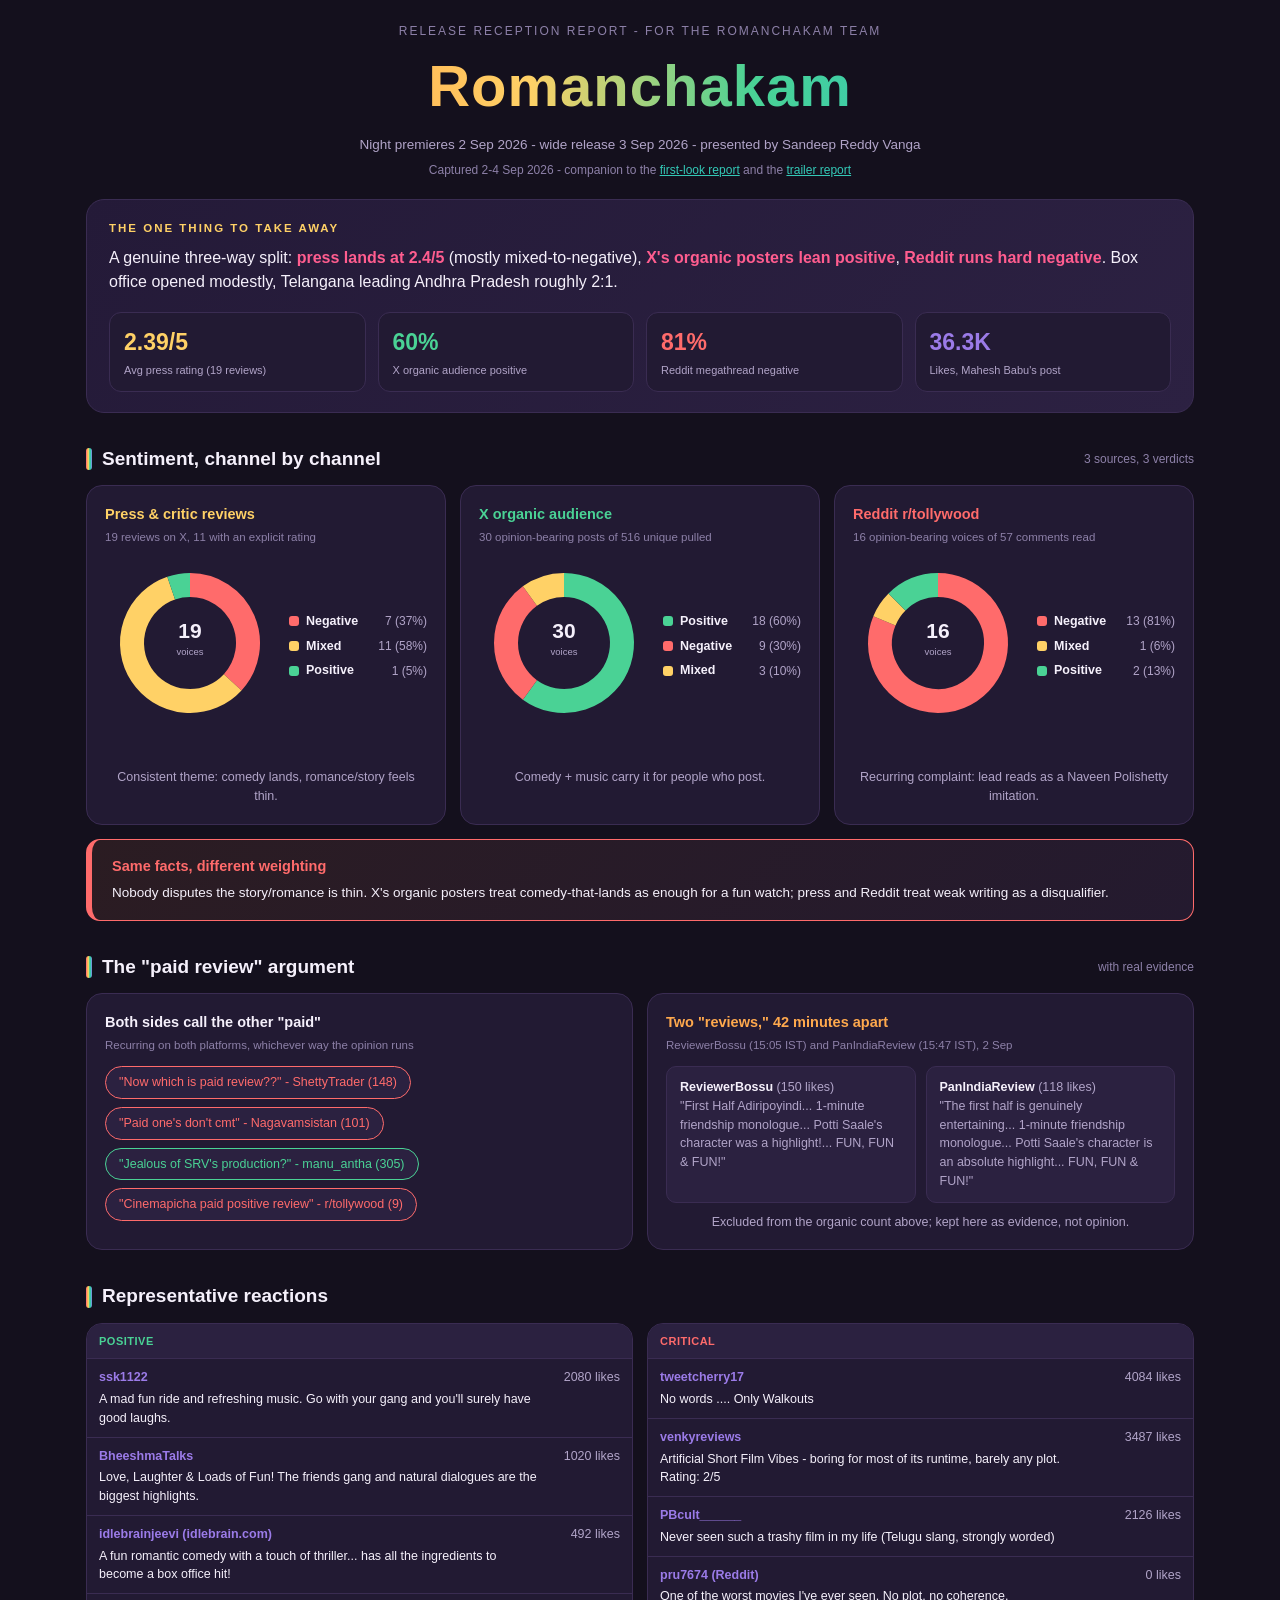
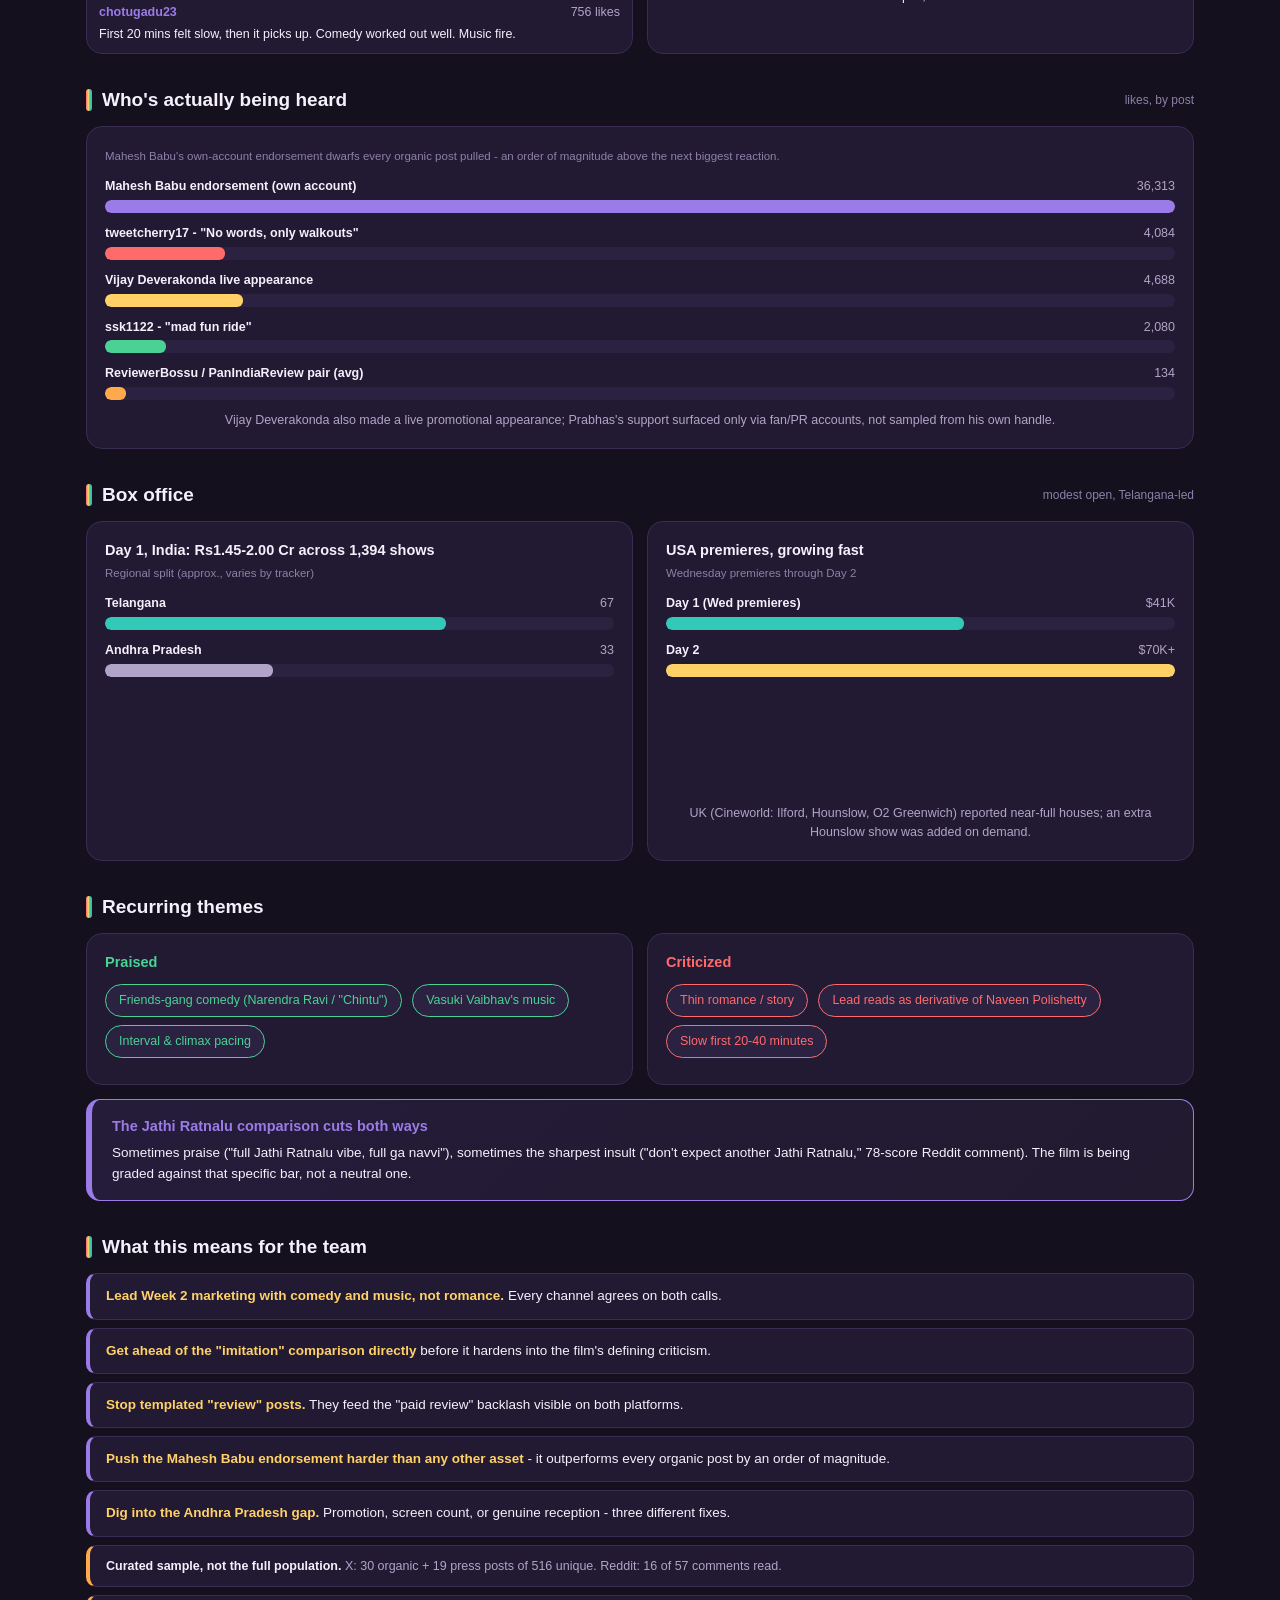
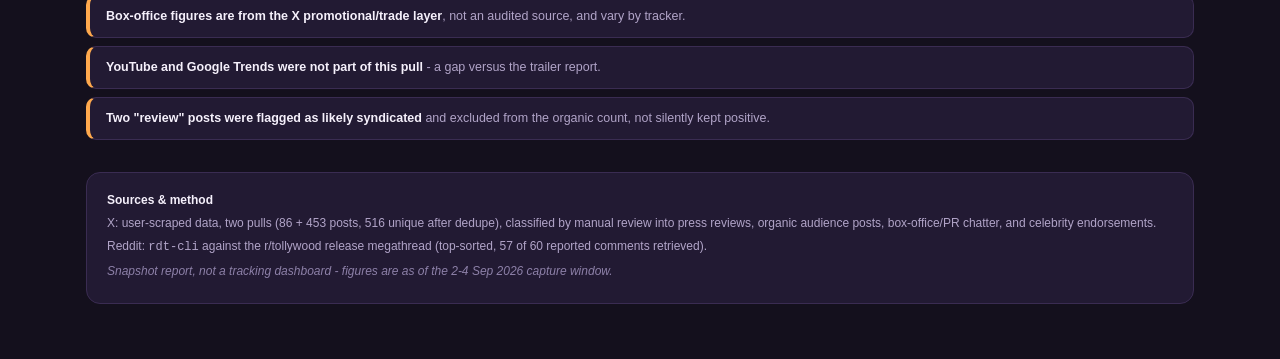
<file: romanchakam-release-analysis/index.html>
<!DOCTYPE html>
<html lang="en">
<head>
<meta charset="UTF-8">
<meta name="viewport" content="width=device-width, initial-scale=1.0">
<title>Romanchakam - Release Reception Report</title>
<link rel="icon" type="image/svg+xml" href="data:image/svg+xml,%3Csvg xmlns='http://www.w3.org/2000/svg' viewBox='0 0 32 32'%3E%3Crect width='32' height='32' rx='7' fill='%2316181d'/%3E%3Crect x='4' y='12' width='24' height='15' rx='2' fill='%23e0a92e'/%3E%3Cdefs%3E%3CclipPath id='c'%3E%3Crect x='4' y='5' width='24' height='7' rx='1.5'/%3E%3C/clipPath%3E%3C/defs%3E%3Cg clip-path='url(%23c)'%3E%3Crect x='4' y='5' width='24' height='7' fill='%231d2027'/%3E%3Cg fill='%23f5c451'%3E%3Cpolygon points='4,12 8,12 14,5 10,5'/%3E%3Cpolygon points='12,12 16,12 22,5 18,5'/%3E%3Cpolygon points='20,12 24,12 30,5 26,5'/%3E%3Cpolygon points='28,12 32,12 38,5 34,5'/%3E%3C/g%3E%3C/g%3E%3C/svg%3E">
<style>
:root{
  --bg:#14101d; --card:#221a33; --card2:#2b2140; --border:#3a2c52;
  --text:#f5f0fb; --muted:#b1a4c8; --soft:#8d80a8;
  --pink:#ff5d8f; --gold:#ffd166; --violet:#9b7be8; --teal:#33c9b7;
  --green:#4ad295; --red:#ff6b6b; --orange:#ffa94d;
  --grad:linear-gradient(90deg,#ff5d8f,#ffa94d,#ffd166,#4ad295,#33c9b7,#9b7be8);
}
*{margin:0;padding:0;box-sizing:border-box;}
body{font-family:'Segoe UI',Tahoma,Geneva,Verdana,sans-serif;background:radial-gradient(1100px 520px at 50% -8%,#2a1b40 0%,var(--bg) 55%);color:var(--text);line-height:1.5;}
.wrap{max-width:1140px;margin:0 auto;padding:22px 16px 56px;}
.eyebrow{color:var(--soft);font-size:12px;letter-spacing:2px;text-transform:uppercase;text-align:center;}
.title{text-align:center;font-size:clamp(30px,7vw,58px);font-weight:800;letter-spacing:1px;background:var(--grad);-webkit-background-clip:text;background-clip:text;-webkit-text-fill-color:transparent;margin-top:2px;}
.subhead{text-align:center;color:var(--muted);font-size:13.5px;margin-top:6px;}
.linkline{text-align:center;color:var(--soft);font-size:12px;margin-top:6px;}
.linkline a{color:var(--teal);}

.exec{margin-top:20px;background:linear-gradient(135deg,#241a38,#2c2142);border:1px solid var(--border);border-radius:18px;padding:20px 22px;}
.exec .lab{color:var(--gold);font-size:11.5px;letter-spacing:2px;text-transform:uppercase;font-weight:700;}
.exec .take{font-size:16px;line-height:1.5;margin-top:8px;font-weight:500;}
.exec .take b{color:var(--pink);}
.chips{display:grid;grid-template-columns:repeat(4,1fr);gap:12px;margin-top:18px;}
@media(max-width:780px){.chips{grid-template-columns:1fr 1fr;}}
.chip{background:var(--card);border:1px solid var(--border);border-radius:12px;padding:12px 14px;}
.chip .n{font-size:23px;font-weight:800;color:var(--gold);}
.chip .n.pink{color:var(--pink);}.chip .n.violet{color:var(--violet);}.chip .n.teal{color:var(--teal);}.chip .n.red{color:var(--red);}.chip .n.green{color:var(--green);}
.chip .t{color:var(--muted);font-size:11px;margin-top:3px;}

h2.sec{font-size:19px;font-weight:700;margin:32px 0 12px;display:flex;align-items:center;gap:10px;}
h2.sec:before{content:"";width:6px;height:22px;border-radius:4px;background:var(--grad);flex-shrink:0;}
h2.sec .sub{font-weight:400;font-size:12px;color:var(--soft);margin-left:auto;}
.two{display:grid;grid-template-columns:1fr 1fr;gap:14px;}
@media(max-width:820px){.two{grid-template-columns:1fr;}}
.three{display:grid;grid-template-columns:repeat(3,1fr);gap:14px;}
@media(max-width:900px){.three{grid-template-columns:1fr;}}
.cardbox{background:var(--card);border:1px solid var(--border);border-radius:16px;padding:18px;}
.cardbox h3{font-size:14.5px;}
.cardbox p.note{color:var(--soft);font-size:11.5px;margin:3px 0 12px;}
.chart-box{position:relative;min-height:200px;}
.caption{font-size:12.5px;color:var(--muted);margin-top:10px;text-align:center;}
.caption b{color:var(--text);}

.callout{background:linear-gradient(135deg,#1c2b2a,#222a3a);border:1px solid var(--teal);border-left:6px solid var(--teal);border-radius:14px;padding:16px 20px;margin-top:14px;}
.callout h3{color:var(--teal);font-size:14.5px;margin-bottom:6px;}
.callout p{font-size:13.5px;}
.callout.warn{border-color:var(--red);background:linear-gradient(135deg,#2b1c22,#241a2f);}
.callout.warn h3{color:var(--red);}
.callout.gold{border-color:var(--gold);background:linear-gradient(135deg,#2a2418,#222a3a);}
.callout.gold h3{color:var(--gold);}
.callout.violet{border-color:var(--violet);background:linear-gradient(135deg,#241c3a,#221a2f);}
.callout.violet h3{color:var(--violet);}

table{width:100%;border-collapse:collapse;font-size:12.5px;}
th{background:var(--card2);color:var(--gold);text-align:left;padding:9px 12px;font-size:11px;text-transform:uppercase;letter-spacing:.5px;}
td{padding:9px 12px;border-top:1px solid var(--border);vertical-align:top;}
.handle{color:var(--violet);font-weight:600;white-space:nowrap;}
td.num{text-align:right;font-variant-numeric:tabular-nums;color:var(--muted);white-space:nowrap;}

.recs li{background:var(--card);border:1px solid var(--border);border-left:4px solid var(--violet);border-radius:10px;padding:12px 16px;margin-bottom:8px;list-style:none;font-size:13.5px;}
.recs li b{color:var(--gold);}
.watch li{background:var(--card);border:1px solid var(--border);border-left:4px solid var(--orange);border-radius:10px;padding:11px 16px;margin-bottom:8px;list-style:none;font-size:12.5px;color:var(--muted);}
.watch li b{color:var(--text);}

.footer{margin-top:32px;padding:18px 20px;border-radius:14px;background:var(--card);border:1px solid var(--border);color:var(--muted);font-size:12px;}
.footer b{color:var(--text);}
.footer .row{margin-bottom:5px;}
a{color:var(--teal);}
.sidebyside{display:grid;grid-template-columns:1fr 1fr;gap:10px;margin-top:8px;}
@media(max-width:700px){.sidebyside{grid-template-columns:1fr;}}
.qbox{background:var(--card2);border:1px solid var(--border);border-radius:10px;padding:11px 13px;font-size:12.5px;color:var(--muted);}
.qbox b{color:var(--text);}
.tag{display:inline-block;background:var(--card2);border:1px solid var(--border);border-radius:20px;padding:6px 13px;font-size:12.5px;margin:0 6px 8px 0;}
.tag.pos{border-color:var(--green);color:var(--green);}
.tag.neg{border-color:var(--red);color:var(--red);}
.barrow{margin-bottom:11px;}
.barrow .lbl{display:flex;justify-content:space-between;font-size:12.5px;margin-bottom:4px;}
.barrow .lbl span:first-child{color:var(--text);font-weight:600;}
.barrow .lbl span:last-child{color:var(--muted);font-variant-numeric:tabular-nums;}
.barrow .track{background:var(--card2);border-radius:6px;height:13px;overflow:hidden;}
.barrow .fill{height:100%;border-radius:6px;}
</style>
</head>
<body>
<div class="wrap">

  <div class="eyebrow">Release Reception Report - for the Romanchakam team</div>
  <div class="title">Romanchakam</div>
  <div class="subhead">Night premieres 2 Sep 2026 - wide release 3 Sep 2026 - presented by Sandeep Reddy Vanga</div>
  <div class="linkline">Captured 2-4 Sep 2026 - companion to the <a href="../romanchakam-analysis/">first-look report</a> and the <a href="../romanchakam-trailer-analysis/">trailer report</a></div>

  <!-- EXECUTIVE SUMMARY -->
  <div class="exec">
    <div class="lab">The one thing to take away</div>
    <div class="take">A genuine three-way split: <b>press lands at 2.4/5</b> (mostly mixed-to-negative), <b>X's organic posters lean positive</b>, <b>Reddit runs hard negative</b>. Box office opened modestly, Telangana leading Andhra Pradesh roughly 2:1.</div>
    <div class="chips">
      <div class="chip"><div class="n" id="c-pressavg"></div><div class="t">Avg press rating (19 reviews)</div></div>
      <div class="chip"><div class="n green" id="c-audpos"></div><div class="t">X organic audience positive</div></div>
      <div class="chip"><div class="n red" id="c-redditneg"></div><div class="t">Reddit megathread negative</div></div>
      <div class="chip"><div class="n violet" id="c-maheshlikes"></div><div class="t">Likes, Mahesh Babu's post</div></div>
    </div>
  </div>

  <!-- SENTIMENT CHARTS: three donuts -->
  <h2 class="sec">Sentiment, channel by channel<span class="sub">3 sources, 3 verdicts</span></h2>
  <div class="three">
    <div class="cardbox">
      <h3 style="color:var(--gold);">Press &amp; critic reviews</h3>
      <p class="note">19 reviews on X, 11 with an explicit rating</p>
      <div class="chart-box" id="pressSentChart"></div>
      <div class="caption">Consistent theme: comedy lands, romance/story feels thin.</div>
    </div>
    <div class="cardbox">
      <h3 style="color:var(--green);">X organic audience</h3>
      <p class="note">30 opinion-bearing posts of 516 unique pulled</p>
      <div class="chart-box" id="xSentChart"></div>
      <div class="caption">Comedy + music carry it for people who post.</div>
    </div>
    <div class="cardbox">
      <h3 style="color:var(--red);">Reddit r/tollywood</h3>
      <p class="note">16 opinion-bearing voices of 57 comments read</p>
      <div class="chart-box" id="redditSentChart"></div>
      <div class="caption">Recurring complaint: lead reads as a Naveen Polishetty imitation.</div>
    </div>
  </div>
  <div class="callout warn">
    <h3>Same facts, different weighting</h3>
    <p>Nobody disputes the story/romance is thin. X's organic posters treat comedy-that-lands as enough for a fun watch; press and Reddit treat weak writing as a disqualifier.</p>
  </div>

  <!-- PAID REVIEW CONTROVERSY -->
  <h2 class="sec">The "paid review" argument<span class="sub">with real evidence</span></h2>
  <div class="two">
    <div class="cardbox">
      <h3>Both sides call the other "paid"</h3>
      <p class="note">Recurring on both platforms, whichever way the opinion runs</p>
      <div class="tag neg">"Now which is paid review??" - ShettyTrader (148)</div>
      <div class="tag neg">"Paid one's don't cmt" - Nagavamsistan (101)</div>
      <div class="tag pos">"Jealous of SRV's production?" - manu_antha (305)</div>
      <div class="tag neg">"Cinemapicha paid positive review" - r/tollywood (9)</div>
    </div>
    <div class="cardbox">
      <h3 style="color:var(--orange);">Two "reviews," 42 minutes apart</h3>
      <p class="note">ReviewerBossu (15:05 IST) and PanIndiaReview (15:47 IST), 2 Sep</p>
      <div class="sidebyside">
        <div class="qbox"><b>ReviewerBossu</b> (150 likes)<br>"First Half Adiripoyindi... 1-minute friendship monologue... Potti Saale's character was a highlight!... FUN, FUN &amp; FUN!"</div>
        <div class="qbox"><b>PanIndiaReview</b> (118 likes)<br>"The first half is genuinely entertaining... 1-minute friendship monologue... Potti Saale's character is an absolute highlight... FUN, FUN &amp; FUN!"</div>
      </div>
      <div class="caption">Excluded from the organic count above; kept here as evidence, not opinion.</div>
    </div>
  </div>

  <!-- QUOTES TABLE -->
  <h2 class="sec">Representative reactions</h2>
  <div class="two">
    <div class="cardbox" style="padding:0;overflow:hidden;">
      <table id="posTable">
        <thead><tr><th colspan="2" style="color:var(--green);">Positive</th></tr></thead>
        <tbody></tbody>
      </table>
    </div>
    <div class="cardbox" style="padding:0;overflow:hidden;">
      <table id="negTable">
        <thead><tr><th colspan="2" style="color:var(--red);">Critical</th></tr></thead>
        <tbody></tbody>
      </table>
    </div>
  </div>

  <!-- ENGAGEMENT / CELEBRITY LAYER -->
  <h2 class="sec">Who's actually being heard<span class="sub">likes, by post</span></h2>
  <div class="cardbox">
    <p class="note">Mahesh Babu's own-account endorsement dwarfs every organic post pulled - an order of magnitude above the next biggest reaction.</p>
    <div class="chart-box" id="engageChart"></div>
    <div class="caption">Vijay Deverakonda also made a live promotional appearance; Prabhas's support surfaced only via fan/PR accounts, not sampled from his own handle.</div>
  </div>

  <!-- BOX OFFICE -->
  <h2 class="sec">Box office<span class="sub">modest open, Telangana-led</span></h2>
  <div class="two">
    <div class="cardbox">
      <h3>Day 1, India: Rs1.45-2.00 Cr across 1,394 shows</h3>
      <p class="note">Regional split (approx., varies by tracker)</p>
      <div class="chart-box" id="regionChart"></div>
    </div>
    <div class="cardbox">
      <h3>USA premieres, growing fast</h3>
      <p class="note">Wednesday premieres through Day 2</p>
      <div class="chart-box" id="usaChart"></div>
      <div class="caption">UK (Cineworld: Ilford, Hounslow, O2 Greenwich) reported near-full houses; an extra Hounslow show was added on demand.</div>
    </div>
  </div>

  <!-- THEMES -->
  <h2 class="sec">Recurring themes</h2>
  <div class="two">
    <div class="cardbox">
      <h3 style="color:var(--green);">Praised</h3>
      <div style="margin-top:10px;">
        <span class="tag pos">Friends-gang comedy (Narendra Ravi / "Chintu")</span>
        <span class="tag pos">Vasuki Vaibhav's music</span>
        <span class="tag pos">Interval &amp; climax pacing</span>
      </div>
    </div>
    <div class="cardbox">
      <h3 style="color:var(--red);">Criticized</h3>
      <div style="margin-top:10px;">
        <span class="tag neg">Thin romance / story</span>
        <span class="tag neg">Lead reads as derivative of Naveen Polishetty</span>
        <span class="tag neg">Slow first 20-40 minutes</span>
      </div>
    </div>
  </div>

  <div class="callout violet">
    <h3>The Jathi Ratnalu comparison cuts both ways</h3>
    <p>Sometimes praise ("full Jathi Ratnalu vibe, full ga navvi"), sometimes the sharpest insult ("don't expect another Jathi Ratnalu," 78-score Reddit comment). The film is being graded against that specific bar, not a neutral one.</p>
  </div>

  <!-- RECOMMENDATIONS -->
  <h2 class="sec">What this means for the team</h2>
  <ul class="recs">
    <li><b>Lead Week 2 marketing with comedy and music, not romance.</b> Every channel agrees on both calls.</li>
    <li><b>Get ahead of the "imitation" comparison directly</b> before it hardens into the film's defining criticism.</li>
    <li><b>Stop templated "review" posts.</b> They feed the "paid review" backlash visible on both platforms.</li>
    <li><b>Push the Mahesh Babu endorsement harder than any other asset</b> - it outperforms every organic post by an order of magnitude.</li>
    <li><b>Dig into the Andhra Pradesh gap.</b> Promotion, screen count, or genuine reception - three different fixes.</li>
  </ul>

  <ul class="watch">
    <li><b>Curated sample, not the full population.</b> X: 30 organic + 19 press posts of 516 unique. Reddit: 16 of 57 comments read.</li>
    <li><b>Box-office figures are from the X promotional/trade layer</b>, not an audited source, and vary by tracker.</li>
    <li><b>YouTube and Google Trends were not part of this pull</b> - a gap versus the trailer report.</li>
    <li><b>Two "review" posts were flagged as likely syndicated</b> and excluded from the organic count, not silently kept positive.</li>
  </ul>

  <!-- FOOTER -->
  <div class="footer">
    <div class="row"><b>Sources &amp; method</b></div>
    <div class="row">X: user-scraped data, two pulls (86 + 453 posts, 516 unique after dedupe), classified by manual review into press reviews, organic audience posts, box-office/PR chatter, and celebrity endorsements.</div>
    <div class="row">Reddit: <code>rdt-cli</code> against the r/tollywood release megathread (top-sorted, 57 of 60 reported comments retrieved).</div>
    <div class="row" style="margin-top:6px;font-style:italic;color:var(--soft);">Snapshot report, not a tracking dashboard - figures are as of the 2-4 Sep 2026 capture window.</div>
  </div>

</div>

<script>
const DATA = {
  press: {n:19, avgRating:2.39, sent:{negative:7, mixed:11, positive:1}},
  audience: {n:30, sent:{positive:18, negative:9, mixed:3}},
  reddit: {n:16, sent:{negative:13, mixed:1, positive:2}},
  mahesh_likes: 36313,
  engagement:[
    {label:"Mahesh Babu endorsement (own account)", value:36313, color:"var(--violet)"},
    {label:"tweetcherry17 - \"No words, only walkouts\"", value:4084, color:"var(--red)"},
    {label:"Vijay Deverakonda live appearance", value:4688, color:"var(--gold)"},
    {label:"ssk1122 - \"mad fun ride\"", value:2080, color:"var(--green)"},
    {label:"ReviewerBossu / PanIndiaReview pair (avg)", value:134, color:"var(--orange)"}
  ],
  boxOffice:{
    region:[{label:"Telangana", value:67, color:"var(--teal)"}, {label:"Andhra Pradesh", value:33, color:"var(--muted)"}],
    usa:[{label:"Day 1 (Wed premieres)", value:41000, display:"$41K", color:"var(--teal)"}, {label:"Day 2", value:70000, display:"$70K+", color:"var(--gold)"}]
  },
  positive:[
    {handle:"ssk1122", text:"A mad fun ride and refreshing music. Go with your gang and you'll surely have good laughs.", likes:2080},
    {handle:"BheeshmaTalks", text:"Love, Laughter & Loads of Fun! The friends gang and natural dialogues are the biggest highlights.", likes:1020},
    {handle:"idlebrainjeevi (idlebrain.com)", text:"A fun romantic comedy with a touch of thriller... has all the ingredients to become a box office hit!", likes:492},
    {handle:"chotugadu23", text:"First 20 mins felt slow, then it picks up. Comedy worked out well. Music fire.", likes:756}
  ],
  negative:[
    {handle:"tweetcherry17", text:"No words .... Only Walkouts", likes:4084},
    {handle:"venkyreviews", text:"Artificial Short Film Vibes - boring for most of its runtime, barely any plot. Rating: 2/5", likes:3487},
    {handle:"PBcult______", text:"Never seen such a trashy film in my life (Telugu slang, strongly worded)", likes:2126},
    {handle:"pru7674 (Reddit)", text:"One of the worst movies I've ever seen. No plot, no coherence.", likes:0}
  ]
};

function esc(s){return String(s).replace(/&/g,'&amp;').replace(/</g,'&lt;').replace(/>/g,'&gt;');}

function donut(elId, counts, colors){
  const el = document.getElementById(elId);
  const total = Object.values(counts).reduce((a,b)=>a+b,0);
  const size=170, cx=85, cy=85, r=58, sw=24;
  let a0=-90;
  const parts=[];
  const order = Object.keys(counts);
  order.forEach(k=>{
    const v=counts[k], frac=v/total, a1=a0+frac*360;
    const large = (a1-a0)>180?1:0;
    const x0=cx+r*Math.cos(a0*Math.PI/180), y0=cy+r*Math.sin(a0*Math.PI/180);
    const x1=cx+r*Math.cos(a1*Math.PI/180), y1=cy+r*Math.sin(a1*Math.PI/180);
    parts.push(`<path d="M ${x0} ${y0} A ${r} ${r} 0 ${large} 1 ${x1} ${y1}" fill="none" stroke="${colors[k]}" stroke-width="${sw}"/>`);
    a0=a1;
  });
  const legend = order.map(k=>`<div style="display:flex;align-items:center;gap:7px;margin-top:6px;"><span style="width:10px;height:10px;border-radius:3px;background:${colors[k]};display:inline-block;flex-shrink:0;"></span><span style="text-transform:capitalize;color:var(--text);font-weight:600;font-size:12.5px;">${k}</span><span style="color:var(--muted);font-size:12px;margin-left:auto;">${counts[k]} (${(100*counts[k]/total).toFixed(0)}%)</span></div>`).join('');
  el.innerHTML = `<div style="display:flex;align-items:center;gap:14px;flex-wrap:wrap;justify-content:center;">
    <svg width="${size}" height="${size}" viewBox="0 0 170 170" style="flex-shrink:0;">${parts.join('')}
      <text x="85" y="80" text-anchor="middle" font-size="21" font-weight="800" fill="var(--text)">${total}</text>
      <text x="85" y="97" text-anchor="middle" font-size="9.5" fill="var(--muted)">voices</text>
    </svg>
    <div style="flex:1;min-width:130px;">${legend}</div>
  </div>`;
}

function hbar(elId, items, opts){
  opts = opts || {};
  const el = document.getElementById(elId);
  const max = opts.max || Math.max.apply(null, items.map(function(i){return i.value;}));
  el.innerHTML = items.map(function(i){
    const pct = Math.max(2, 100*i.value/max);
    const display = i.display !== undefined ? i.display : i.value.toLocaleString();
    return '<div class="barrow"><div class="lbl"><span>'+esc(i.label)+'</span><span>'+esc(display)+'</span></div>'
      +'<div class="track"><div class="fill" style="width:'+pct+'%;background:'+i.color+';"></div></div></div>';
  }).join('');
}

donut('pressSentChart', DATA.press.sent, {negative:'var(--red)', mixed:'var(--gold)', positive:'var(--green)'});
donut('xSentChart', DATA.audience.sent, {positive:'var(--green)', negative:'var(--red)', mixed:'var(--gold)'});
donut('redditSentChart', DATA.reddit.sent, {negative:'var(--red)', mixed:'var(--gold)', positive:'var(--green)'});
hbar('engageChart', DATA.engagement);
hbar('regionChart', DATA.boxOffice.region, {max:100});
hbar('usaChart', DATA.boxOffice.usa);

function fillTable(id, rows){
  const tb = document.querySelector('#'+id+' tbody');
  tb.innerHTML = rows.map(r=>`<tr><td><span class="handle">${esc(r.handle)}</span><div style="margin-top:3px;">${esc(r.text)}</div></td><td class="num">${r.likes} likes</td></tr>`).join('');
}
fillTable('posTable', DATA.positive);
fillTable('negTable', DATA.negative);

document.getElementById('c-pressavg').textContent = DATA.press.avgRating.toFixed(2) + '/5';
document.getElementById('c-audpos').textContent = Math.round(100*DATA.audience.sent.positive/DATA.audience.n) + '%';
document.getElementById('c-redditneg').textContent = Math.round(100*DATA.reddit.sent.negative/DATA.reddit.n) + '%';
document.getElementById('c-maheshlikes').textContent = (DATA.mahesh_likes/1000).toFixed(1) + 'K';
</script>
</body>
</html>
</file>
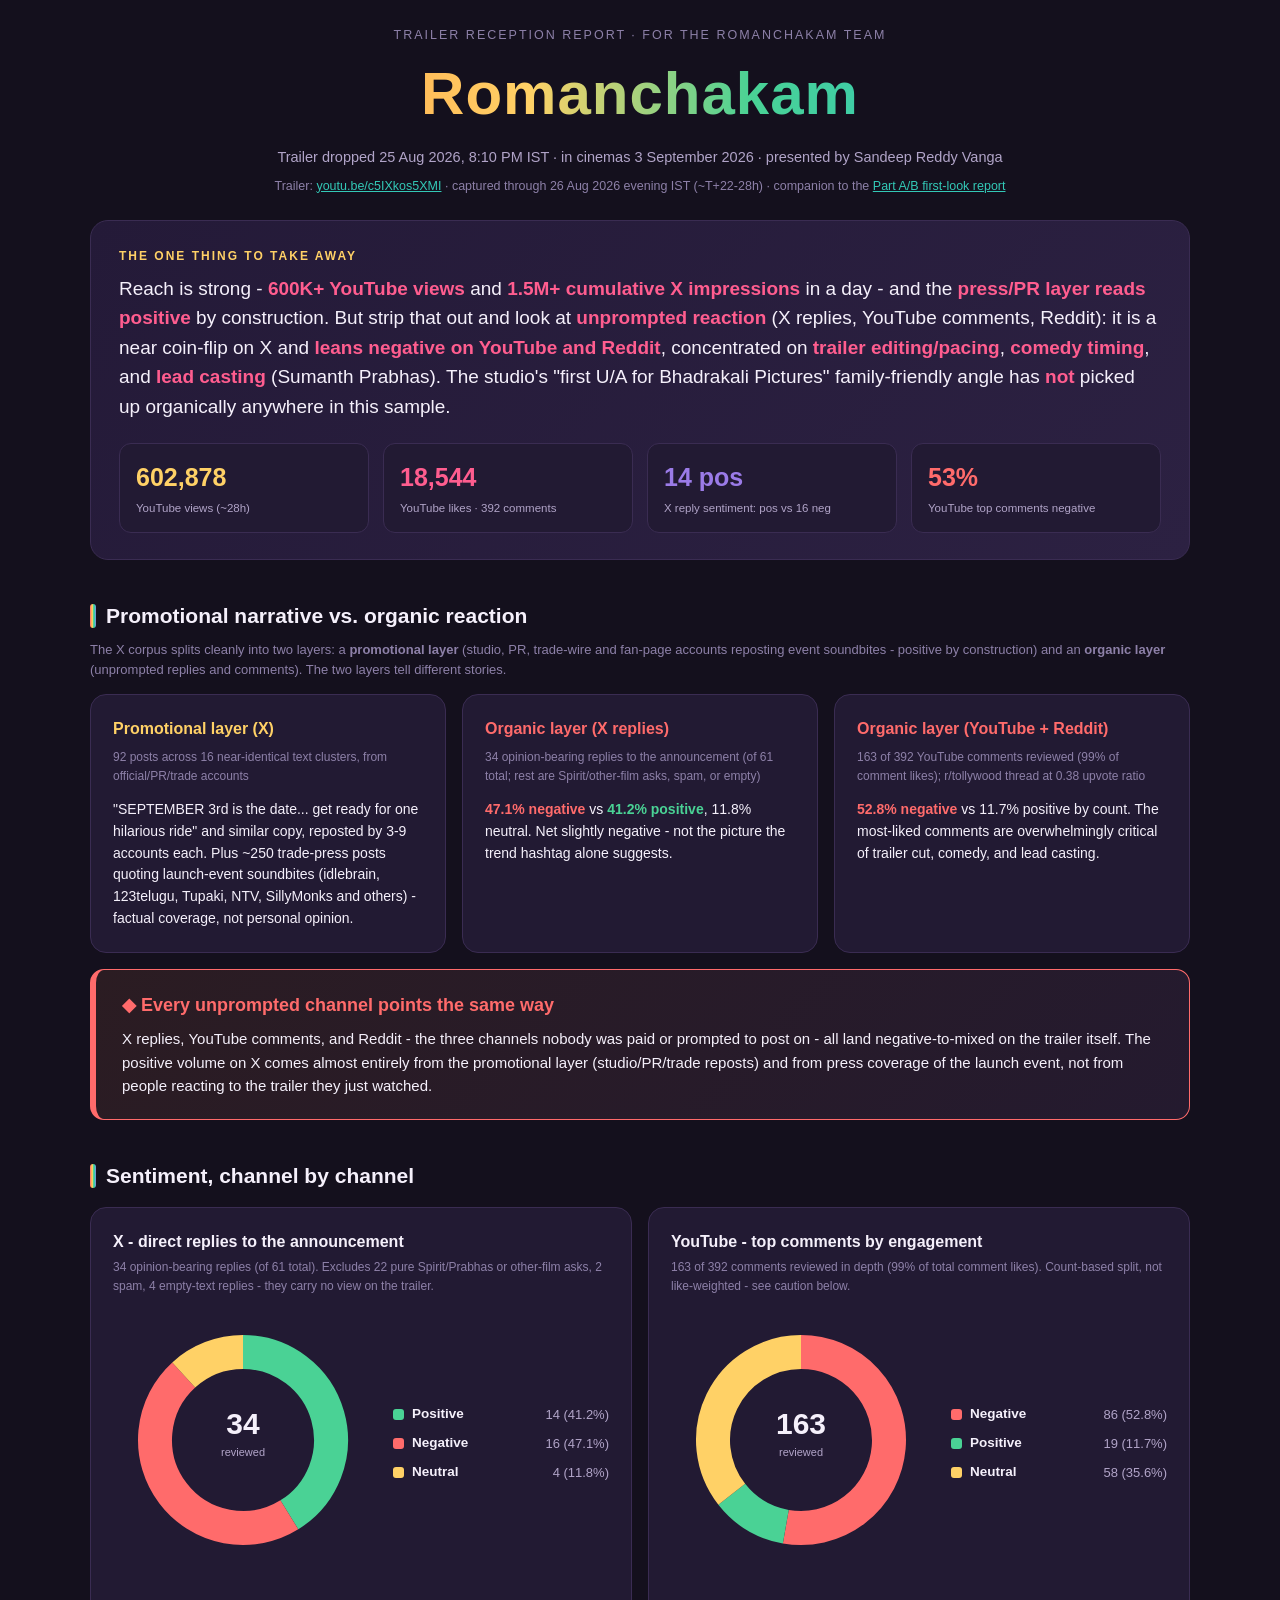
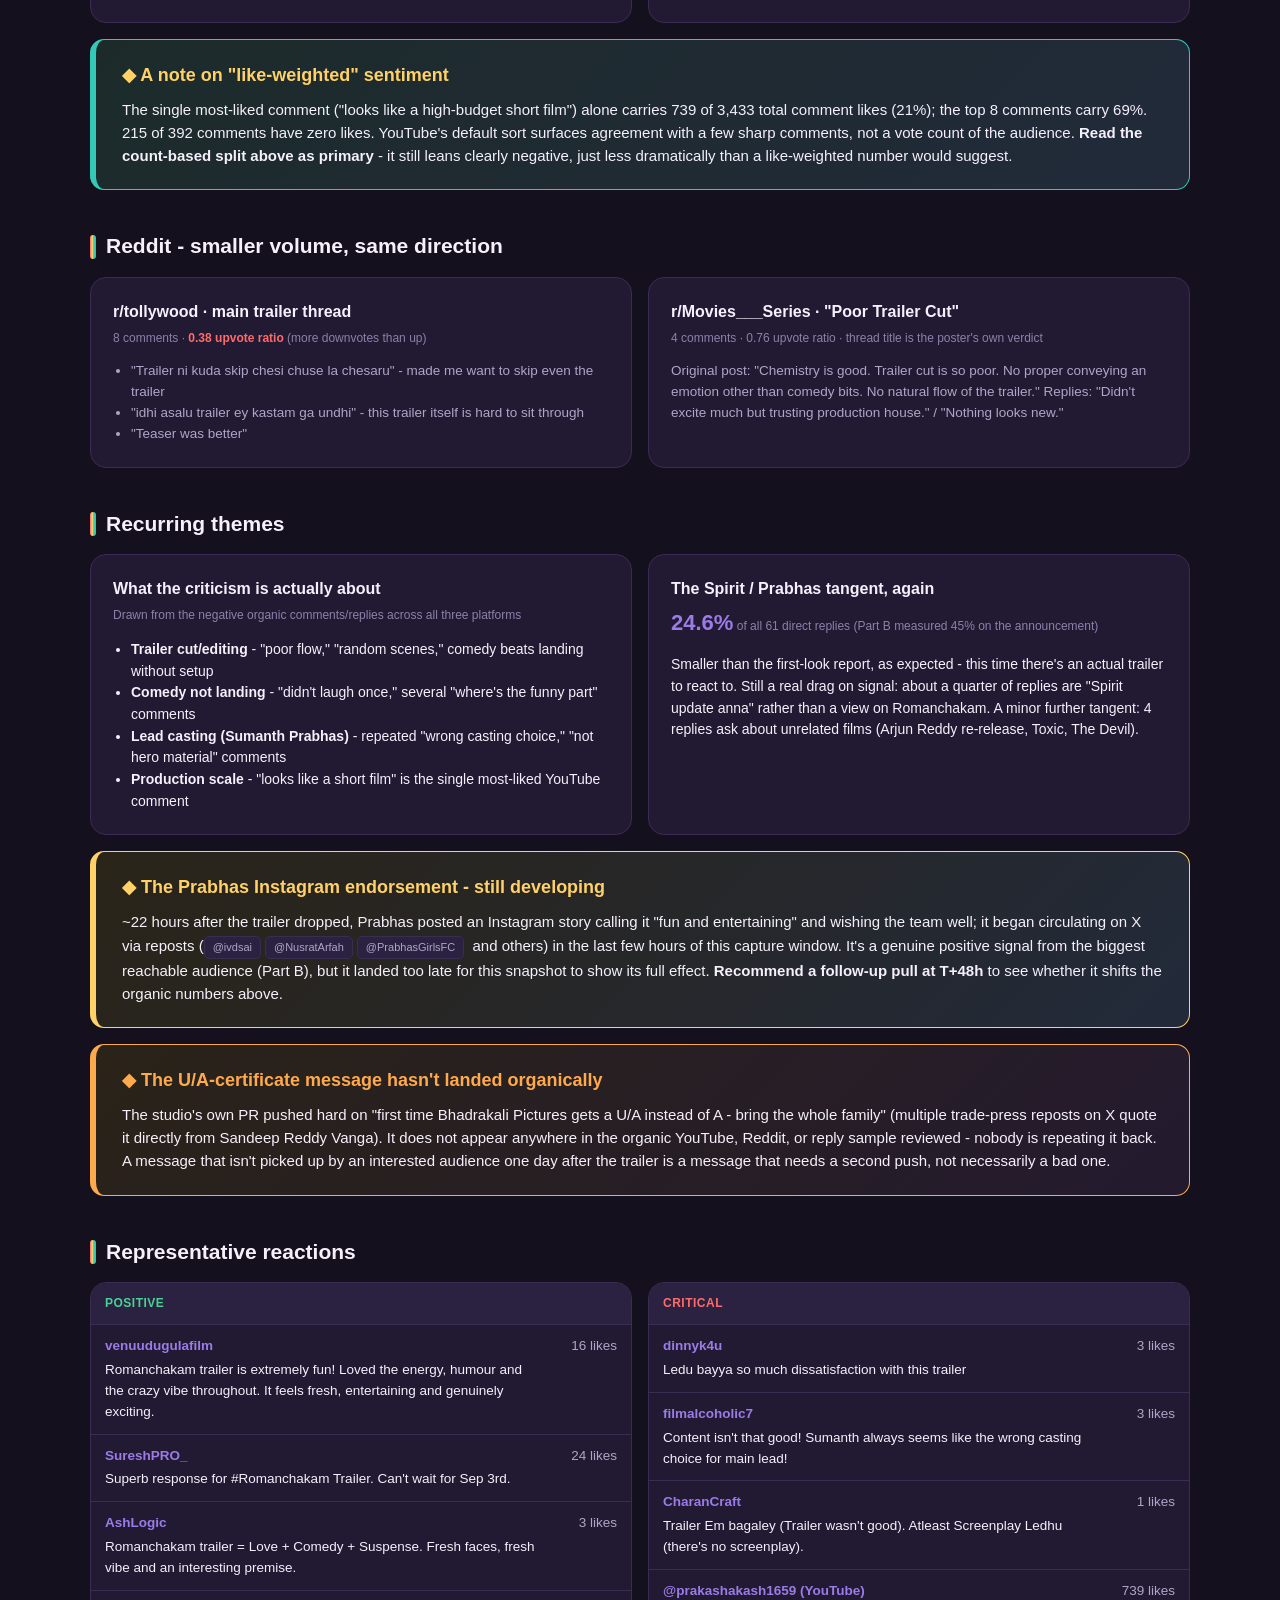
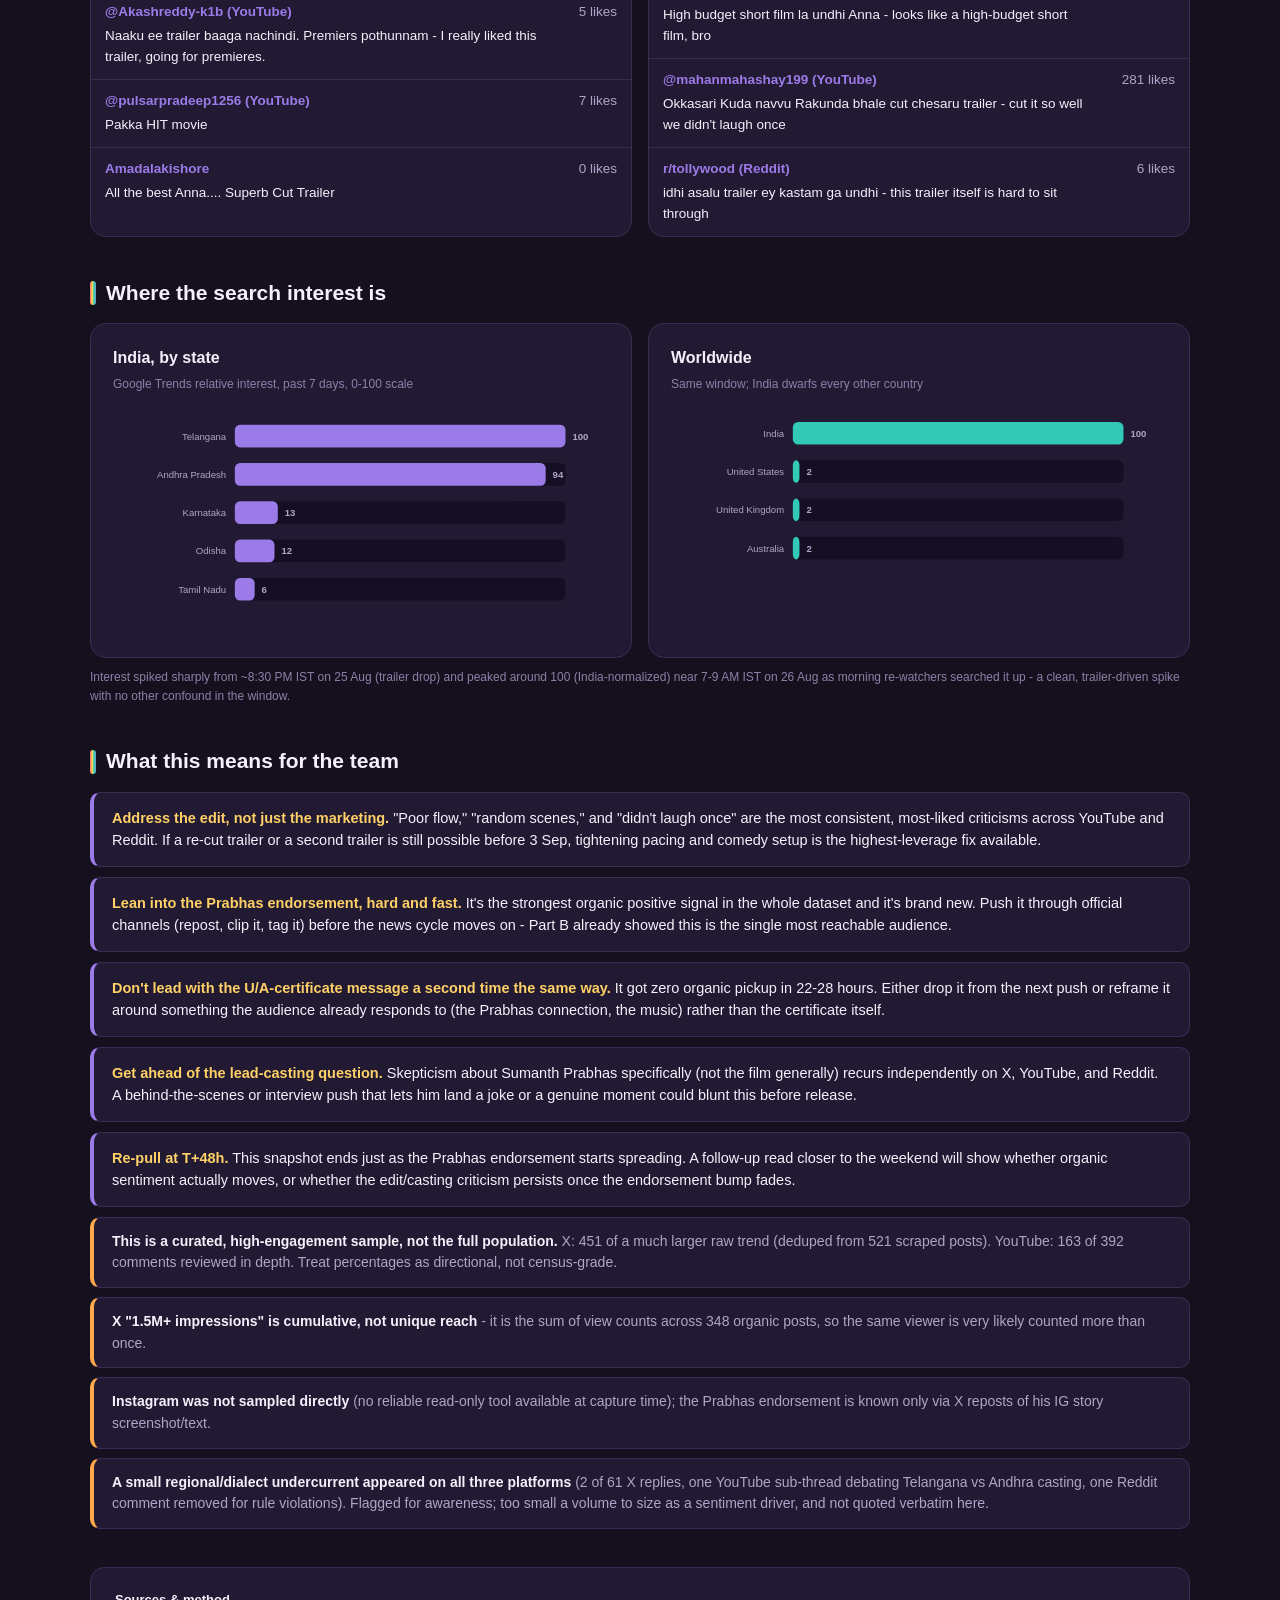
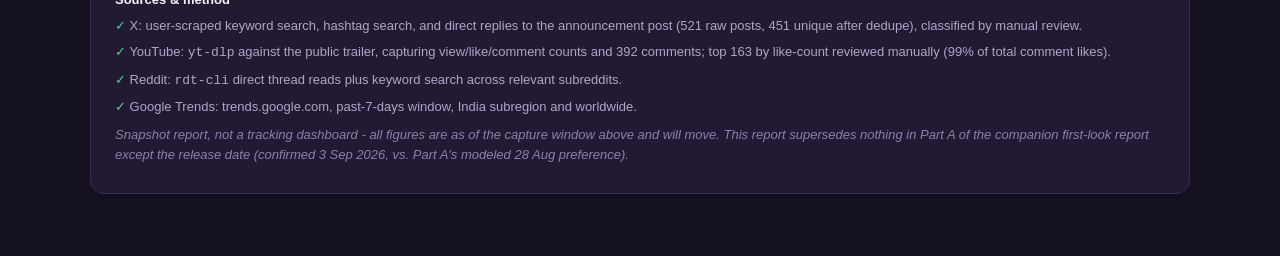
<file: romanchakam-trailer-analysis/index.html>
<!DOCTYPE html>
<html lang="en">
<head>
<meta charset="UTF-8">
<meta name="viewport" content="width=device-width, initial-scale=1.0">
<title>Romanchakam &middot; Trailer Reception Report</title>
<link rel="icon" type="image/svg+xml" href="data:image/svg+xml,%3Csvg xmlns='http://www.w3.org/2000/svg' viewBox='0 0 32 32'%3E%3Crect width='32' height='32' rx='7' fill='%2316181d'/%3E%3Crect x='4' y='12' width='24' height='15' rx='2' fill='%23e0a92e'/%3E%3Cdefs%3E%3CclipPath id='c'%3E%3Crect x='4' y='5' width='24' height='7' rx='1.5'/%3E%3C/clipPath%3E%3C/defs%3E%3Cg clip-path='url(%23c)'%3E%3Crect x='4' y='5' width='24' height='7' fill='%231d2027'/%3E%3Cg fill='%23f5c451'%3E%3Cpolygon points='4,12 8,12 14,5 10,5'/%3E%3Cpolygon points='12,12 16,12 22,5 18,5'/%3E%3Cpolygon points='20,12 24,12 30,5 26,5'/%3E%3Cpolygon points='28,12 32,12 38,5 34,5'/%3E%3C/g%3E%3C/g%3E%3C/svg%3E">
<style>
:root{
  --bg:#14101d; --card:#221a33; --card2:#2b2140; --border:#3a2c52;
  --text:#f5f0fb; --muted:#b1a4c8; --soft:#8d80a8;
  --pink:#ff5d8f; --gold:#ffd166; --violet:#9b7be8; --teal:#33c9b7;
  --green:#4ad295; --red:#ff6b6b; --orange:#ffa94d;
  --grad:linear-gradient(90deg,#ff5d8f,#ffa94d,#ffd166,#4ad295,#33c9b7,#9b7be8);
}
*{margin:0;padding:0;box-sizing:border-box;}
body{font-family:'Segoe UI',Tahoma,Geneva,Verdana,sans-serif;background:radial-gradient(1100px 520px at 50% -8%,#2a1b40 0%,var(--bg) 55%);color:var(--text);line-height:1.55;}
.wrap{max-width:1140px;margin:0 auto;padding:26px 20px 64px;}
.eyebrow{color:var(--soft);font-size:12.5px;letter-spacing:2px;text-transform:uppercase;text-align:center;}
.title{text-align:center;font-size:clamp(34px,6vw,60px);font-weight:800;letter-spacing:1px;background:var(--grad);-webkit-background-clip:text;background-clip:text;-webkit-text-fill-color:transparent;margin-top:2px;}
.subhead{text-align:center;color:var(--muted);font-size:14.5px;margin-top:6px;}
.linkline{text-align:center;color:var(--soft);font-size:12.5px;margin-top:8px;}
.linkline a{color:var(--teal);}

.exec{margin-top:24px;background:linear-gradient(135deg,#241a38,#2c2142);border:1px solid var(--border);border-radius:18px;padding:26px 28px;}
.exec .lab{color:var(--gold);font-size:12px;letter-spacing:2px;text-transform:uppercase;font-weight:700;}
.exec .take{font-size:19px;line-height:1.55;margin-top:8px;font-weight:500;}
.exec .take b{color:var(--pink);}
.chips{display:grid;grid-template-columns:repeat(4,1fr);gap:14px;margin-top:22px;}
@media(max-width:780px){.chips{grid-template-columns:1fr 1fr;}}
.chip{background:var(--card);border:1px solid var(--border);border-radius:12px;padding:14px 16px;}
.chip .n{font-size:25px;font-weight:800;color:var(--gold);}
.chip .n.pink{color:var(--pink);}.chip .n.violet{color:var(--violet);}.chip .n.teal{color:var(--teal);}.chip .n.red{color:var(--red);}
.chip .t{color:var(--muted);font-size:11.5px;margin-top:3px;}

h2.sec{font-size:21px;font-weight:700;margin:40px 0 14px;display:flex;align-items:center;gap:10px;}
h2.sec:before{content:"";width:6px;height:24px;border-radius:4px;background:var(--grad);}
.two{display:grid;grid-template-columns:1fr 1fr;gap:16px;}
@media(max-width:820px){.two{grid-template-columns:1fr;}}
.three{display:grid;grid-template-columns:repeat(3,1fr);gap:16px;}
@media(max-width:900px){.three{grid-template-columns:1fr;}}
.cardbox{background:var(--card);border:1px solid var(--border);border-radius:16px;padding:22px;}
.cardbox h3{font-size:16px;}
.cardbox p.note{color:var(--soft);font-size:12px;margin:4px 0 14px;}
.chart-box{position:relative;height:290px;}

.callout{background:linear-gradient(135deg,#1c2b2a,#222a3a);border:1px solid var(--teal);border-left:6px solid var(--teal);border-radius:14px;padding:22px 26px;margin-top:16px;}
.callout h3{color:var(--teal);font-size:18px;margin-bottom:8px;}
.callout p{font-size:15px;}
.callout .big{font-size:26px;font-weight:800;color:var(--teal);}
.callout.warn{border-color:var(--red);background:linear-gradient(135deg,#2b1c22,#241a2f);}
.callout.warn h3{color:var(--red);}
.callout.gold{border-color:var(--gold);background:linear-gradient(135deg,#2a2418,#222a3a);}
.callout.gold h3{color:var(--gold);}

table{width:100%;border-collapse:collapse;font-size:13.5px;}
th{background:var(--card2);color:var(--gold);text-align:left;padding:11px 14px;font-size:12px;text-transform:uppercase;letter-spacing:.5px;}
td{padding:11px 14px;border-top:1px solid var(--border);vertical-align:top;}
.handle{color:var(--violet);font-weight:600;white-space:nowrap;}
.pill{display:inline-block;padding:2px 9px;border-radius:20px;font-size:10.5px;font-weight:700;text-transform:uppercase;white-space:nowrap;}
.pill.pos{background:rgba(74,210,149,.18);color:var(--green);}
.pill.neu{background:rgba(255,209,102,.18);color:var(--gold);}
.pill.neg{background:rgba(255,107,107,.18);color:var(--red);}
td.num{text-align:right;font-variant-numeric:tabular-nums;color:var(--muted);white-space:nowrap;}

.recs li{background:var(--card);border:1px solid var(--border);border-left:4px solid var(--violet);border-radius:10px;padding:14px 18px;margin-bottom:10px;list-style:none;font-size:14.5px;}
.recs li b{color:var(--gold);}
.watch li{background:var(--card);border:1px solid var(--border);border-left:4px solid var(--orange);border-radius:10px;padding:13px 18px;margin-bottom:9px;list-style:none;font-size:14px;color:var(--muted);}
.watch li b{color:var(--text);}

.footer{margin-top:38px;padding:22px 24px;border-radius:14px;background:var(--card);border:1px solid var(--border);color:var(--muted);font-size:13px;}
.footer b{color:var(--text);}
.footer .row{margin-bottom:6px;}
.check{color:var(--green);}
a{color:var(--teal);}
.barlabel{font-size:11px;fill:var(--muted);}
.legend{color:var(--soft);font-size:12px;margin-top:10px;}
.src{display:inline-block;font-size:11px;background:var(--card2);border:1px solid var(--border);color:var(--muted);border-radius:5px;padding:2px 8px;margin:2px 4px 0 0;}
</style>
</head>
<body>
<div class="wrap">

  <div class="eyebrow">Trailer Reception Report &middot; for the Romanchakam team</div>
  <div class="title">Romanchakam</div>
  <div class="subhead">Trailer dropped 25 Aug 2026, 8:10 PM IST &middot; in cinemas 3 September 2026 &middot; presented by Sandeep Reddy Vanga</div>
  <div class="linkline">Trailer: <a href="https://youtu.be/c5IXkos5XMI" target="_blank" rel="noopener noreferrer">youtu.be/c5IXkos5XMI</a> &middot; captured through 26 Aug 2026 evening IST (~T+22-28h) &middot; companion to the <a href="../romanchakam-analysis/">Part A/B first-look report</a></div>

  <!-- EXECUTIVE SUMMARY -->
  <div class="exec">
    <div class="lab">The one thing to take away</div>
    <div class="take">Reach is strong - <b>600K+ YouTube views</b> and <b>1.5M+ cumulative X impressions</b> in a day - and the <b>press/PR layer reads positive</b> by construction. But strip that out and look at <b>unprompted reaction</b> (X replies, YouTube comments, Reddit): it is a near coin-flip on X and <b>leans negative on YouTube and Reddit</b>, concentrated on <b>trailer editing/pacing</b>, <b>comedy timing</b>, and <b>lead casting</b> (Sumanth Prabhas). The studio's "first U/A for Bhadrakali Pictures" family-friendly angle has <b>not</b> picked up organically anywhere in this sample.</div>
    <div class="chips">
      <div class="chip"><div class="n" id="c-ytviews"></div><div class="t">YouTube views (~28h)</div></div>
      <div class="chip"><div class="n pink" id="c-ytlikes"></div><div class="t">YouTube likes &middot; <span id="c-ytcomments"></span> comments</div></div>
      <div class="chip"><div class="n violet" id="c-xreplypos"></div><div class="t">X reply sentiment: pos vs <span id="c-xreplyneg"></span> neg</div></div>
      <div class="chip"><div class="n red" id="c-ytneg"></div><div class="t">YouTube top comments negative</div></div>
    </div>
  </div>

  <!-- THE GAP -->
  <h2 class="sec">Promotional narrative vs. organic reaction</h2>
  <p class="note" style="color:var(--soft);font-size:13px;margin:-6px 0 14px;">The X corpus splits cleanly into two layers: a <b>promotional layer</b> (studio, PR, trade-wire and fan-page accounts reposting event soundbites - positive by construction) and an <b>organic layer</b> (unprompted replies and comments). The two layers tell different stories.</p>
  <div class="three">
    <div class="cardbox">
      <h3 style="color:var(--gold);">Promotional layer (X)</h3>
      <p class="note" style="margin-top:6px;">92 posts across 16 near-identical text clusters, from official/PR/trade accounts</p>
      <p style="font-size:14px;">"SEPTEMBER 3rd is the date... get ready for one hilarious ride" and similar copy, reposted by 3-9 accounts each. Plus ~250 trade-press posts quoting launch-event soundbites (idlebrain, 123telugu, Tupaki, NTV, SillyMonks and others) - factual coverage, not personal opinion.</p>
    </div>
    <div class="cardbox">
      <h3 style="color:var(--red);">Organic layer (X replies)</h3>
      <p class="note" style="margin-top:6px;">34 opinion-bearing replies to the announcement (of 61 total; rest are Spirit/other-film asks, spam, or empty)</p>
      <p style="font-size:14px;"><b style="color:var(--red);">47.1% negative</b> vs <b style="color:var(--green);">41.2% positive</b>, 11.8% neutral. Net slightly negative - not the picture the trend hashtag alone suggests.</p>
    </div>
    <div class="cardbox">
      <h3 style="color:var(--red);">Organic layer (YouTube + Reddit)</h3>
      <p class="note" style="margin-top:6px;">163 of 392 YouTube comments reviewed (99% of comment likes); r/tollywood thread at 0.38 upvote ratio</p>
      <p style="font-size:14px;"><b style="color:var(--red);">52.8% negative</b> vs 11.7% positive by count. The most-liked comments are overwhelmingly critical of trailer cut, comedy, and lead casting.</p>
    </div>
  </div>
  <div class="callout warn">
    <h3>&#9670; Every unprompted channel points the same way</h3>
    <p>X replies, YouTube comments, and Reddit - the three channels nobody was paid or prompted to post on - all land negative-to-mixed on the trailer itself. The positive volume on X comes almost entirely from the promotional layer (studio/PR/trade reposts) and from press coverage of the launch event, not from people reacting to the trailer they just watched.</p>
  </div>

  <!-- SENTIMENT CHARTS -->
  <h2 class="sec">Sentiment, channel by channel</h2>
  <div class="two">
    <div class="cardbox">
      <h3>X - direct replies to the announcement</h3>
      <p class="note">34 opinion-bearing replies (of 61 total). Excludes 22 pure Spirit/Prabhas or other-film asks, 2 spam, 4 empty-text replies - they carry no view on the trailer.</p>
      <div class="chart-box" id="xSentChart"></div>
    </div>
    <div class="cardbox">
      <h3>YouTube - top comments by engagement</h3>
      <p class="note">163 of 392 comments reviewed in depth (99% of total comment likes). Count-based split, not like-weighted - see caution below.</p>
      <div class="chart-box" id="ytSentChart"></div>
    </div>
  </div>
  <div class="callout" style="margin-top:16px;">
    <h3 style="color:var(--gold);">&#9670; A note on "like-weighted" sentiment</h3>
    <p>The single most-liked comment ("looks like a high-budget short film") alone carries 739 of 3,433 total comment likes (21%); the top 8 comments carry 69%. 215 of 392 comments have zero likes. YouTube's default sort surfaces agreement with a few sharp comments, not a vote count of the audience. <b>Read the count-based split above as primary</b> - it still leans clearly negative, just less dramatically than a like-weighted number would suggest.</p>
  </div>

  <!-- REDDIT -->
  <h2 class="sec">Reddit - smaller volume, same direction</h2>
  <div class="two">
    <div class="cardbox">
      <h3>r/tollywood &middot; main trailer thread</h3>
      <p class="note">8 comments &middot; <span style="color:var(--red);font-weight:700;">0.38 upvote ratio</span> (more downvotes than up)</p>
      <ul style="margin:8px 0 0 18px;font-size:13.5px;color:var(--muted);">
        <li>"Trailer ni kuda skip chesi chuse la chesaru" - made me want to skip even the trailer</li>
        <li>"idhi asalu trailer ey kastam ga undhi" - this trailer itself is hard to sit through</li>
        <li>"Teaser was better"</li>
      </ul>
    </div>
    <div class="cardbox">
      <h3>r/Movies___Series &middot; "Poor Trailer Cut"</h3>
      <p class="note">4 comments &middot; 0.76 upvote ratio &middot; thread title is the poster's own verdict</p>
      <p style="font-size:13.5px;color:var(--muted);">Original post: "Chemistry is good. Trailer cut is so poor. No proper conveying an emotion other than comedy bits. No natural flow of the trailer." Replies: "Didn't excite much but trusting production house." / "Nothing looks new."</p>
    </div>
  </div>

  <!-- THEMES -->
  <h2 class="sec">Recurring themes</h2>
  <div class="two">
    <div class="cardbox">
      <h3>What the criticism is actually about</h3>
      <p class="note">Drawn from the negative organic comments/replies across all three platforms</p>
      <ul style="margin:8px 0 0 18px;font-size:14px;">
        <li><b>Trailer cut/editing</b> - "poor flow," "random scenes," comedy beats landing without setup</li>
        <li><b>Comedy not landing</b> - "didn't laugh once," several "where's the funny part" comments</li>
        <li><b>Lead casting (Sumanth Prabhas)</b> - repeated "wrong casting choice," "not hero material" comments</li>
        <li><b>Production scale</b> - "looks like a short film" is the single most-liked YouTube comment</li>
      </ul>
    </div>
    <div class="cardbox">
      <h3>The Spirit / Prabhas tangent, again</h3>
      <p class="note"><span class="big" style="font-size:22px;font-weight:800;color:var(--violet);">24.6%</span> of all 61 direct replies (Part B measured 45% on the announcement)</p>
      <p style="font-size:14px;">Smaller than the first-look report, as expected - this time there's an actual trailer to react to. Still a real drag on signal: about a quarter of replies are "Spirit update anna" rather than a view on Romanchakam. A minor further tangent: 4 replies ask about unrelated films (Arjun Reddy re-release, Toxic, The Devil).</p>
    </div>
  </div>

  <div class="callout gold" style="margin-top:16px;">
    <h3>&#9670; The Prabhas Instagram endorsement - still developing</h3>
    <p>~22 hours after the trailer dropped, Prabhas posted an Instagram story calling it "fun and entertaining" and wishing the team well; it began circulating on X via reposts (<span class="src">@ivdsai</span><span class="src">@NusratArfah</span><span class="src">@PrabhasGirlsFC</span> and others) in the last few hours of this capture window. It's a genuine positive signal from the biggest reachable audience (Part B), but it landed too late for this snapshot to show its full effect. <b>Recommend a follow-up pull at T+48h</b> to see whether it shifts the organic numbers above.</p>
  </div>

  <div class="callout" style="margin-top:16px;border-color:var(--orange);background:linear-gradient(135deg,#2a2318,#241a2f);">
    <h3 style="color:var(--orange);">&#9670; The U/A-certificate message hasn't landed organically</h3>
    <p>The studio's own PR pushed hard on "first time Bhadrakali Pictures gets a U/A instead of A - bring the whole family" (multiple trade-press reposts on X quote it directly from Sandeep Reddy Vanga). It does not appear anywhere in the organic YouTube, Reddit, or reply sample reviewed - nobody is repeating it back. A message that isn't picked up by an interested audience one day after the trailer is a message that needs a second push, not necessarily a bad one.</p>
  </div>

  <!-- QUOTES TABLE -->
  <h2 class="sec">Representative reactions</h2>
  <div class="two">
    <div class="cardbox" style="padding:0;overflow:hidden;">
      <table id="posTable">
        <thead><tr><th colspan="2" style="color:var(--green);">Positive</th></tr></thead>
        <tbody></tbody>
      </table>
    </div>
    <div class="cardbox" style="padding:0;overflow:hidden;">
      <table id="negTable">
        <thead><tr><th colspan="2" style="color:var(--red);">Critical</th></tr></thead>
        <tbody></tbody>
      </table>
    </div>
  </div>

  <!-- TRENDS -->
  <h2 class="sec">Where the search interest is</h2>
  <div class="two">
    <div class="cardbox">
      <h3>India, by state</h3>
      <p class="note">Google Trends relative interest, past 7 days, 0-100 scale</p>
      <div class="chart-box" id="stateChart" style="height:auto;"></div>
    </div>
    <div class="cardbox">
      <h3>Worldwide</h3>
      <p class="note">Same window; India dwarfs every other country</p>
      <div class="chart-box" id="worldChart" style="height:auto;"></div>
    </div>
  </div>
  <p class="legend">Interest spiked sharply from ~8:30 PM IST on 25 Aug (trailer drop) and peaked around 100 (India-normalized) near 7-9 AM IST on 26 Aug as morning re-watchers searched it up - a clean, trailer-driven spike with no other confound in the window.</p>

  <!-- RECOMMENDATIONS -->
  <h2 class="sec">What this means for the team</h2>
  <ul class="recs">
    <li><b>Address the edit, not just the marketing.</b> "Poor flow," "random scenes," and "didn't laugh once" are the most consistent, most-liked criticisms across YouTube and Reddit. If a re-cut trailer or a second trailer is still possible before 3 Sep, tightening pacing and comedy setup is the highest-leverage fix available.</li>
    <li><b>Lean into the Prabhas endorsement, hard and fast.</b> It's the strongest organic positive signal in the whole dataset and it's brand new. Push it through official channels (repost, clip it, tag it) before the news cycle moves on - Part B already showed this is the single most reachable audience.</li>
    <li><b>Don't lead with the U/A-certificate message a second time the same way.</b> It got zero organic pickup in 22-28 hours. Either drop it from the next push or reframe it around something the audience already responds to (the Prabhas connection, the music) rather than the certificate itself.</li>
    <li><b>Get ahead of the lead-casting question.</b> Skepticism about Sumanth Prabhas specifically (not the film generally) recurs independently on X, YouTube, and Reddit. A behind-the-scenes or interview push that lets him land a joke or a genuine moment could blunt this before release.</li>
    <li><b>Re-pull at T+48h.</b> This snapshot ends just as the Prabhas endorsement starts spreading. A follow-up read closer to the weekend will show whether organic sentiment actually moves, or whether the edit/casting criticism persists once the endorsement bump fades.</li>
  </ul>

  <ul class="watch">
    <li><b>This is a curated, high-engagement sample, not the full population.</b> X: 451 of a much larger raw trend (deduped from 521 scraped posts). YouTube: 163 of 392 comments reviewed in depth. Treat percentages as directional, not census-grade.</li>
    <li><b>X "1.5M+ impressions" is cumulative, not unique reach</b> - it is the sum of view counts across 348 organic posts, so the same viewer is very likely counted more than once.</li>
    <li><b>Instagram was not sampled directly</b> (no reliable read-only tool available at capture time); the Prabhas endorsement is known only via X reposts of his IG story screenshot/text.</li>
    <li><b>A small regional/dialect undercurrent appeared on all three platforms</b> (2 of 61 X replies, one YouTube sub-thread debating Telangana vs Andhra casting, one Reddit comment removed for rule violations). Flagged for awareness; too small a volume to size as a sentiment driver, and not quoted verbatim here.</li>
  </ul>

  <!-- FOOTER -->
  <div class="footer">
    <div class="row"><b>Sources &amp; method</b></div>
    <div class="row"><span class="check">&#10003;</span> X: user-scraped keyword search, hashtag search, and direct replies to the announcement post (521 raw posts, 451 unique after dedupe), classified by manual review.</div>
    <div class="row"><span class="check">&#10003;</span> YouTube: <code>yt-dlp</code> against the public trailer, capturing view/like/comment counts and 392 comments; top 163 by like-count reviewed manually (99% of total comment likes).</div>
    <div class="row"><span class="check">&#10003;</span> Reddit: <code>rdt-cli</code> direct thread reads plus keyword search across relevant subreddits.</div>
    <div class="row"><span class="check">&#10003;</span> Google Trends: trends.google.com, past-7-days window, India subregion and worldwide.</div>
    <div class="row" style="margin-top:8px;font-style:italic;color:var(--soft);">Snapshot report, not a tracking dashboard - all figures are as of the capture window above and will move. This report supersedes nothing in Part A of the companion first-look report except the release date (confirmed 3 Sep 2026, vs. Part A's modeled 28 Aug preference).</div>
  </div>

</div>

<script>
const DATA = {
  youtube: {views:602878, likes:18544, comments:392, reviewed:163,
    sent:{negative:86, positive:19, neutral:58}},
  x: {reply_total:61, opinion_bearing:34,
    sent:{positive:14, negative:16, neutral:4}},
  trends: {
    states:[{r:"Telangana",v:100},{r:"Andhra Pradesh",v:94},{r:"Karnataka",v:13},{r:"Odisha",v:12},{r:"Tamil Nadu",v:6}],
    world:[{r:"India",v:100},{r:"United States",v:2},{r:"United Kingdom",v:2},{r:"Australia",v:2}]
  },
  positive:[
    {handle:"venuudugulafilm", text:"Romanchakam trailer is extremely fun! Loved the energy, humour and the crazy vibe throughout. It feels fresh, entertaining and genuinely exciting.", likes:16},
    {handle:"SureshPRO_", text:"Superb response for #Romanchakam Trailer. Can't wait for Sep 3rd.", likes:24},
    {handle:"AshLogic", text:"Romanchakam trailer = Love + Comedy + Suspense. Fresh faces, fresh vibe and an interesting premise.", likes:3},
    {handle:"@Akashreddy-k1b (YouTube)", text:"Naaku ee trailer baaga nachindi. Premiers pothunnam - I really liked this trailer, going for premieres.", likes:5},
    {handle:"@pulsarpradeep1256 (YouTube)", text:"Pakka HIT movie", likes:7},
    {handle:"Amadalakishore", text:"All the best Anna.... Superb Cut Trailer", likes:0}
  ],
  negative:[
    {handle:"dinnyk4u", text:"Ledu bayya so much dissatisfaction with this trailer", likes:3},
    {handle:"filmalcoholic7", text:"Content isn't that good! Sumanth always seems like the wrong casting choice for main lead!", likes:3},
    {handle:"CharanCraft", text:"Trailer Em bagaley (Trailer wasn't good). Atleast Screenplay Ledhu (there's no screenplay).", likes:1},
    {handle:"@prakashakash1659 (YouTube)", text:"High budget short film la undhi Anna - looks like a high-budget short film, bro", likes:739},
    {handle:"@mahanmahashay199 (YouTube)", text:"Okkasari Kuda navvu Rakunda bhale cut chesaru trailer - cut it so well we didn't laugh once", likes:281},
    {handle:"r/tollywood (Reddit)", text:"idhi asalu trailer ey kastam ga undhi - this trailer itself is hard to sit through", likes:6}
  ]
};

function esc(s){return String(s).replace(/&/g,'&amp;').replace(/</g,'&lt;').replace(/>/g,'&gt;');}

function donut(elId, counts, colors){
  const el = document.getElementById(elId);
  const total = Object.values(counts).reduce((a,b)=>a+b,0);
  const size=260, cx=130, cy=130, r=88, sw=34;
  let a0=-90, parts=[];
  const order = Object.keys(counts);
  order.forEach(k=>{
    const v=counts[k], frac=v/total, a1=a0+frac*360;
    const large = (a1-a0)>180?1:0;
    const x0=cx+r*Math.cos(a0*Math.PI/180), y0=cy+r*Math.sin(a0*Math.PI/180);
    const x1=cx+r*Math.cos(a1*Math.PI/180), y1=cy+r*Math.sin(a1*Math.PI/180);
    parts.push(`<path d="M ${x0} ${y0} A ${r} ${r} 0 ${large} 1 ${x1} ${y1}" fill="none" stroke="${colors[k]}" stroke-width="${sw}"/>`);
    a0=a1;
  });
  let legend = order.map(k=>`<div style="display:flex;align-items:center;gap:8px;margin-top:8px;"><span style="width:11px;height:11px;border-radius:3px;background:${colors[k]};display:inline-block;"></span><span style="text-transform:capitalize;color:var(--text);font-weight:600;font-size:13.5px;">${k}</span><span style="color:var(--muted);font-size:13px;margin-left:auto;">${counts[k]} (${(100*counts[k]/total).toFixed(1)}%)</span></div>`).join('');
  el.innerHTML = `<div style="display:flex;align-items:center;gap:20px;flex-wrap:wrap;">
    <svg width="${size}" height="${size}" viewBox="0 0 260 260">${parts.join('')}
      <text x="130" y="124" text-anchor="middle" font-size="30" font-weight="800" fill="var(--text)">${total}</text>
      <text x="130" y="146" text-anchor="middle" font-size="11" fill="var(--muted)">reviewed</text>
    </svg>
    <div style="flex:1;min-width:150px;">${legend}</div>
  </div>`;
}

donut('xSentChart', DATA.x.sent, {positive:'var(--green)', negative:'var(--red)', neutral:'var(--gold)'});
donut('ytSentChart', DATA.youtube.sent, {negative:'var(--red)', neutral:'var(--gold)', positive:'var(--green)'});

function hbars(elId, items, opts){
  opts = opts||{};
  const max = opts.max || Math.max(...items.map(d=>d.v));
  const rowH = 34, gap=10, leftW=140, chartW=380;
  const h = items.length*(rowH+gap);
  let rows = items.map((d,i)=>{
    const y = i*(rowH+gap);
    const w = Math.max(2, (d.v/max)*chartW);
    return `<g transform="translate(0,${y})">
      <text x="${leftW-10}" y="${rowH/2+4}" text-anchor="end" class="barlabel" fill="var(--text)" font-size="12.5">${esc(d.r)}</text>
      <rect x="${leftW}" y="4" width="${chartW}" height="${rowH-8}" rx="6" fill="#160f24"></rect>
      <rect x="${leftW}" y="4" width="${w}" height="${rowH-8}" rx="6" fill="${opts.color||'var(--teal)'}"></rect>
      <text x="${leftW+w+8}" y="${rowH/2+4}" class="barlabel" font-weight="700" fill="var(--text)">${d.v}</text>
    </g>`;
  }).join('');
  document.getElementById(elId).innerHTML = `<svg viewBox="0 0 ${leftW+chartW+50} ${h}" width="100%" height="${h}">${rows}</svg>`;
}

hbars('stateChart', DATA.trends.states.map(d=>({r:d.r,v:d.v})), {max:100, color:'var(--violet)'});
hbars('worldChart', DATA.trends.world.map(d=>({r:d.r,v:d.v})), {max:100, color:'var(--teal)'});

function fillTable(id, rows){
  const tb = document.querySelector('#'+id+' tbody');
  tb.innerHTML = rows.map(r=>`<tr><td><span class="handle">${esc(r.handle)}</span><div style="margin-top:3px;">${esc(r.text)}</div></td><td class="num">${r.likes} likes</td></tr>`).join('');
}
fillTable('posTable', DATA.positive);
fillTable('negTable', DATA.negative);

document.getElementById('c-ytviews').textContent = DATA.youtube.views.toLocaleString();
document.getElementById('c-ytlikes').textContent = DATA.youtube.likes.toLocaleString();
document.getElementById('c-ytcomments').textContent = DATA.youtube.comments.toLocaleString();
document.getElementById('c-xreplypos').textContent = DATA.x.sent.positive + ' pos';
document.getElementById('c-xreplyneg').textContent = DATA.x.sent.negative;
document.getElementById('c-ytneg').textContent = Math.round(100*DATA.youtube.sent.negative/DATA.youtube.reviewed) + '%';
</script>
</body>
</html>
</file>
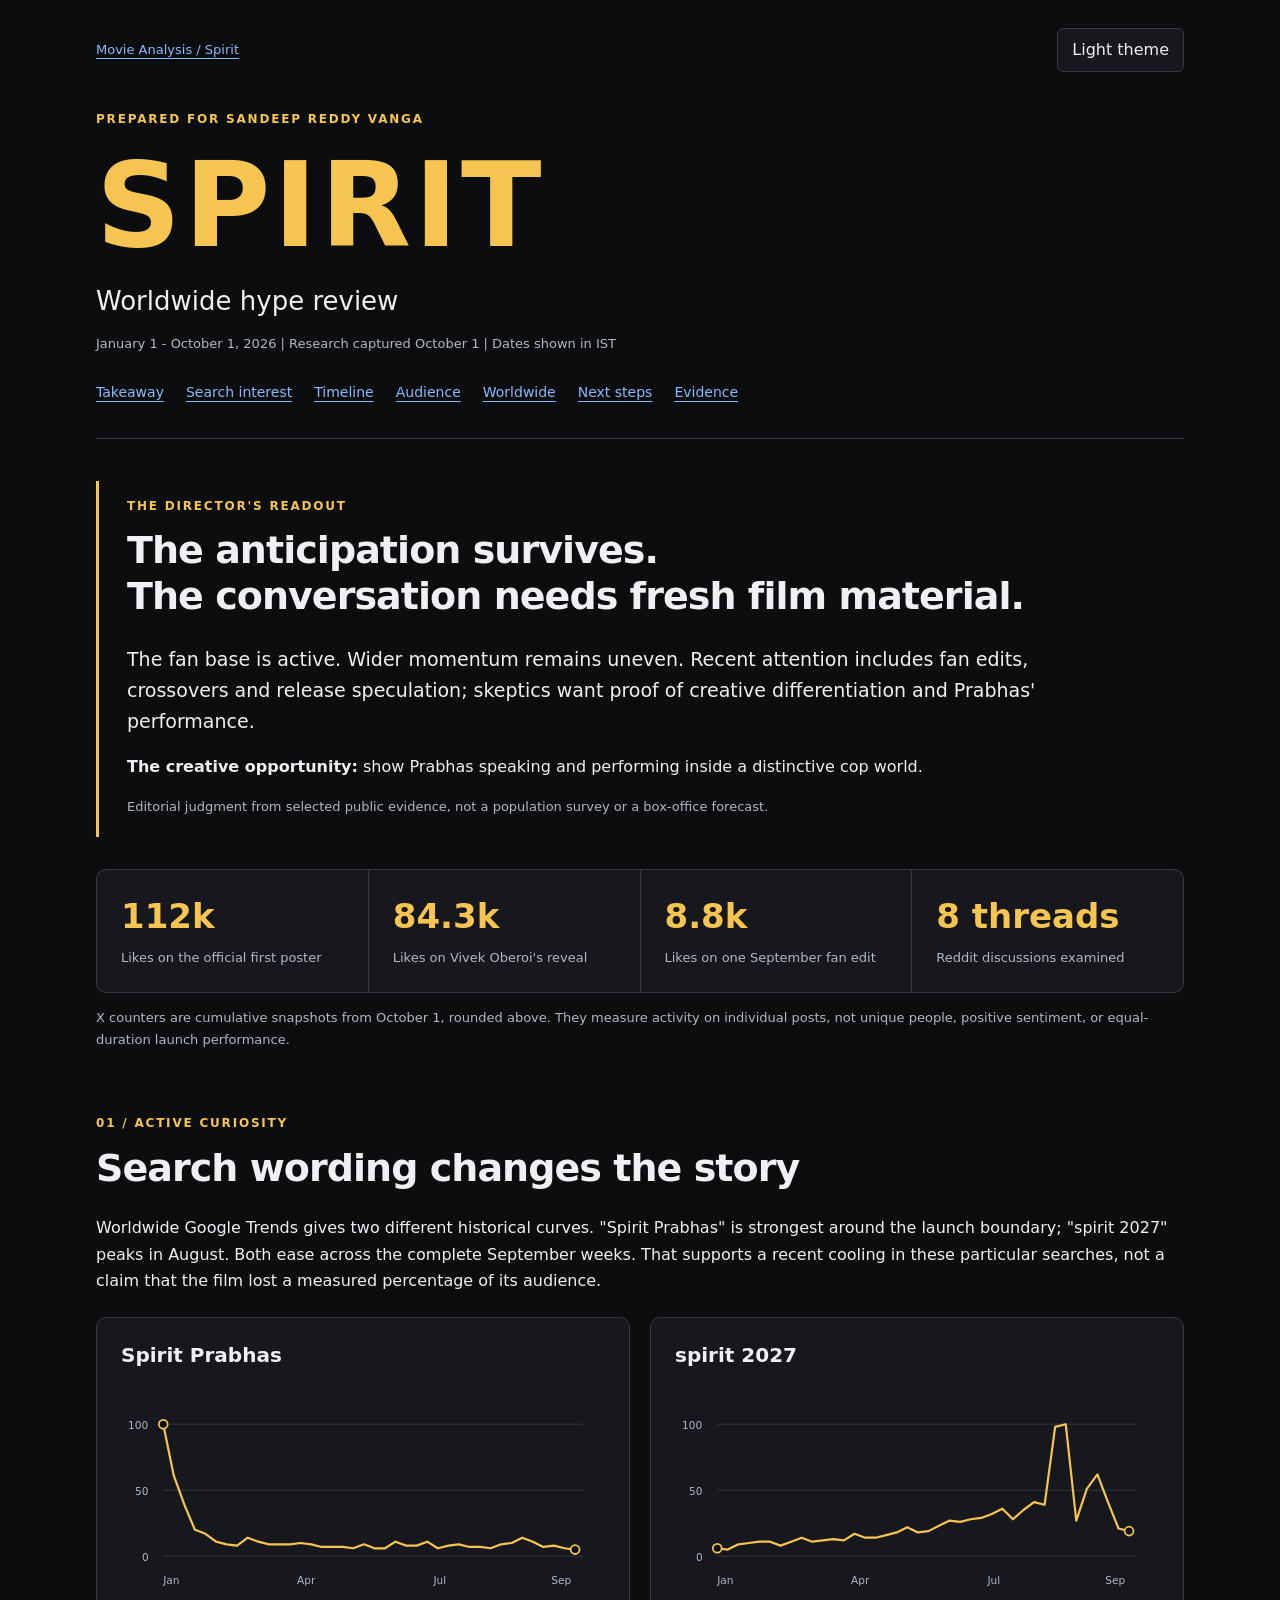
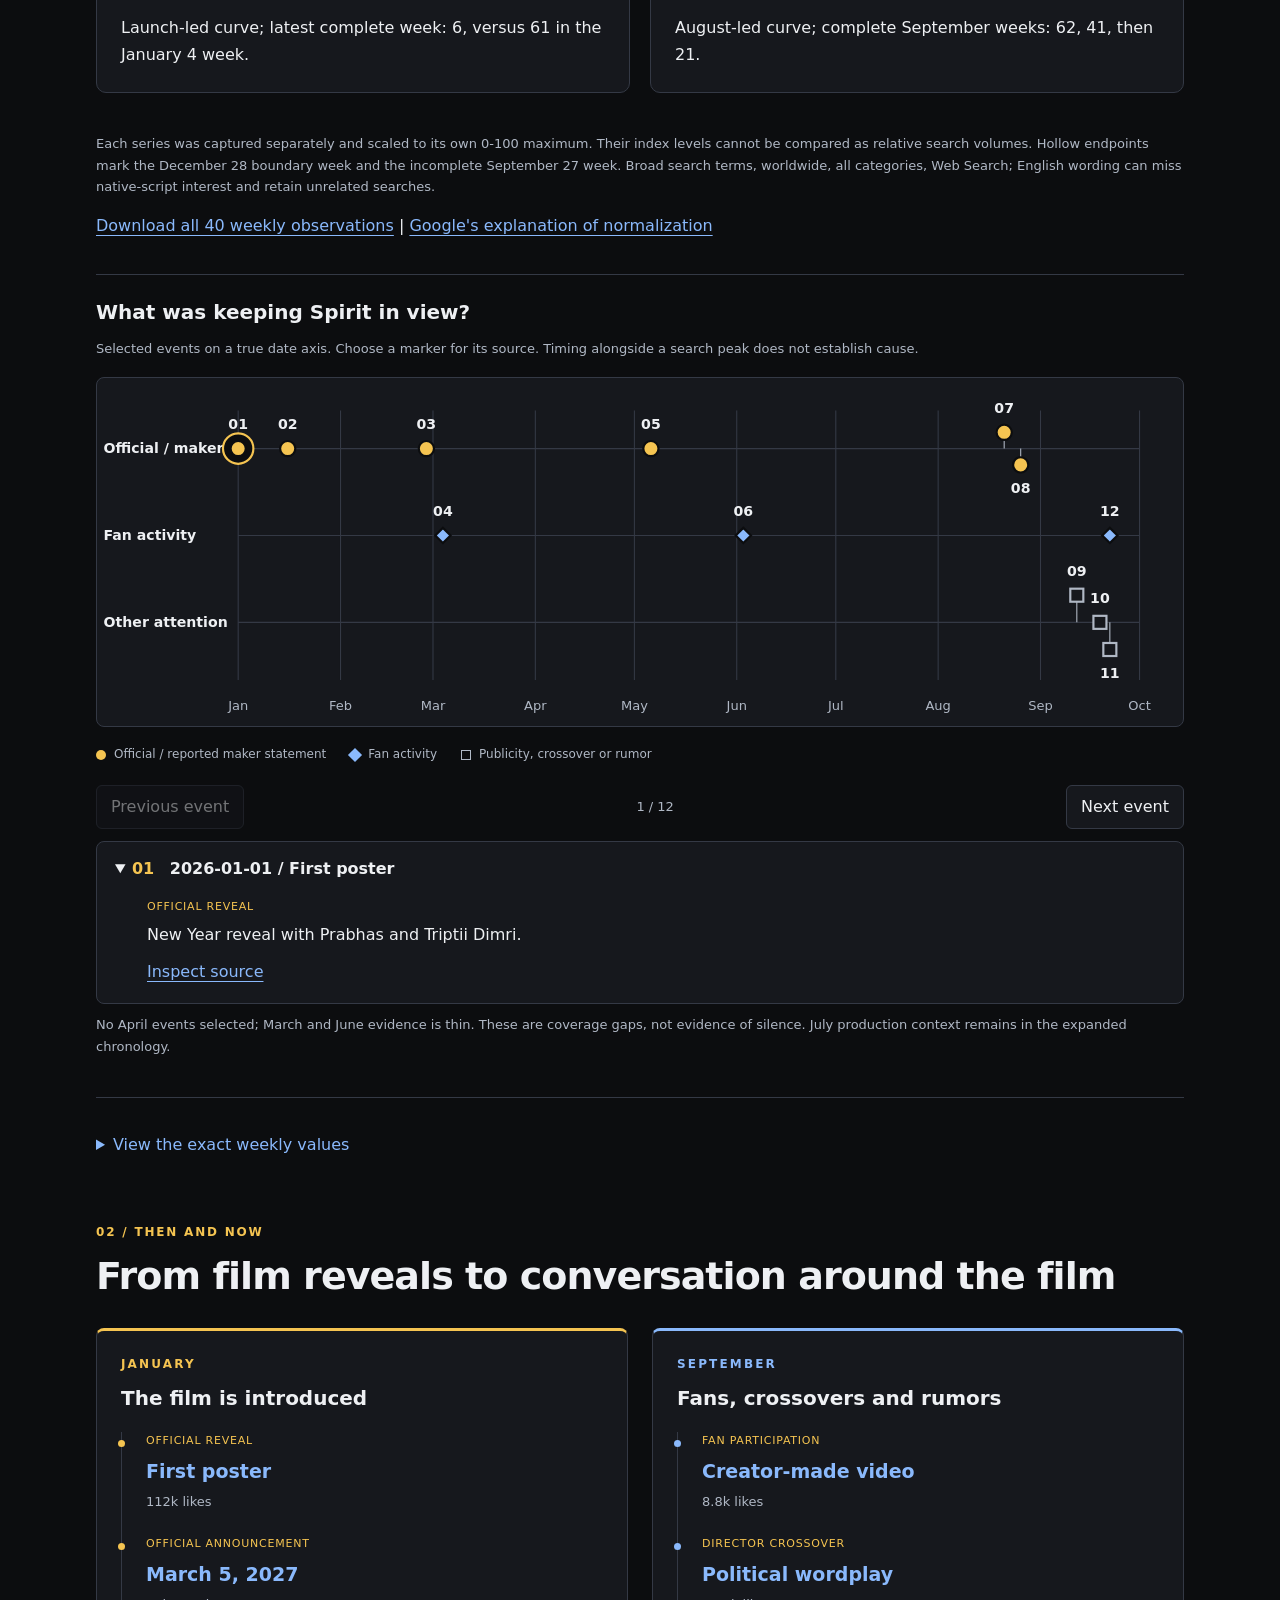
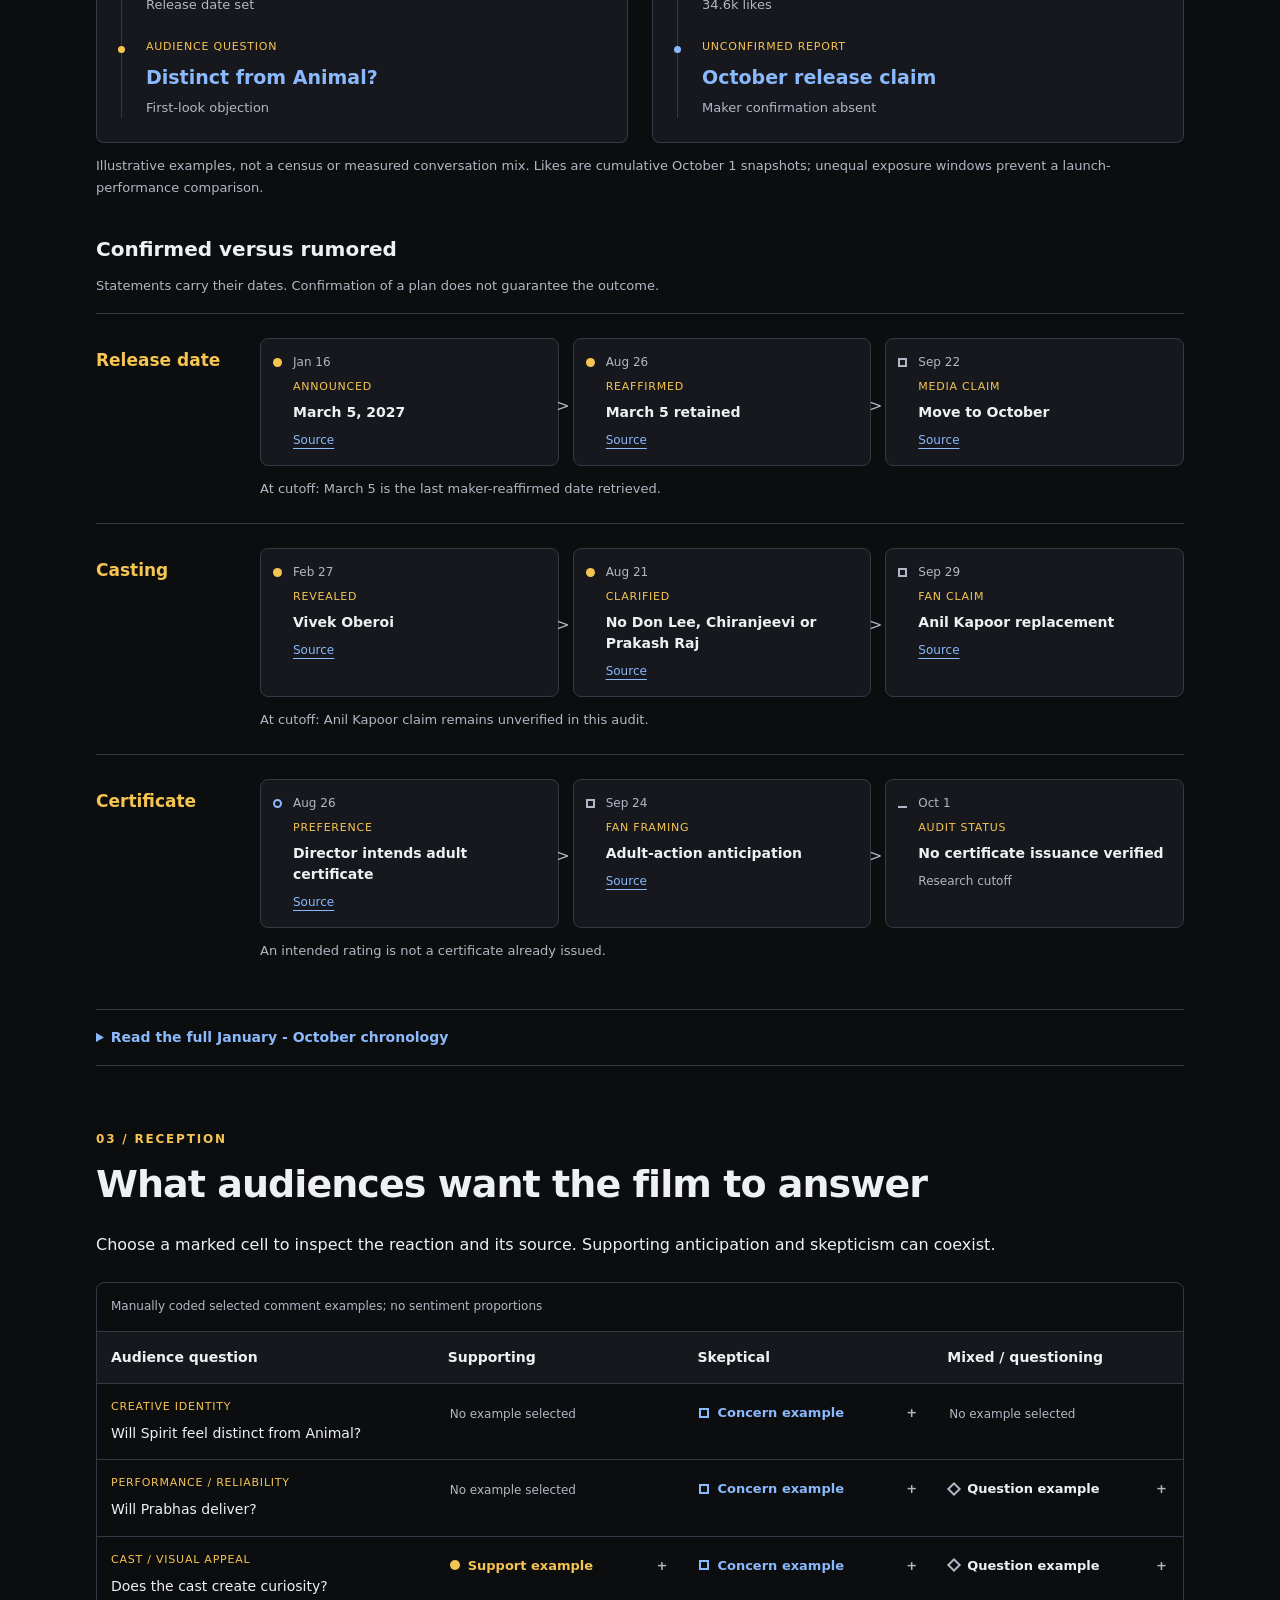
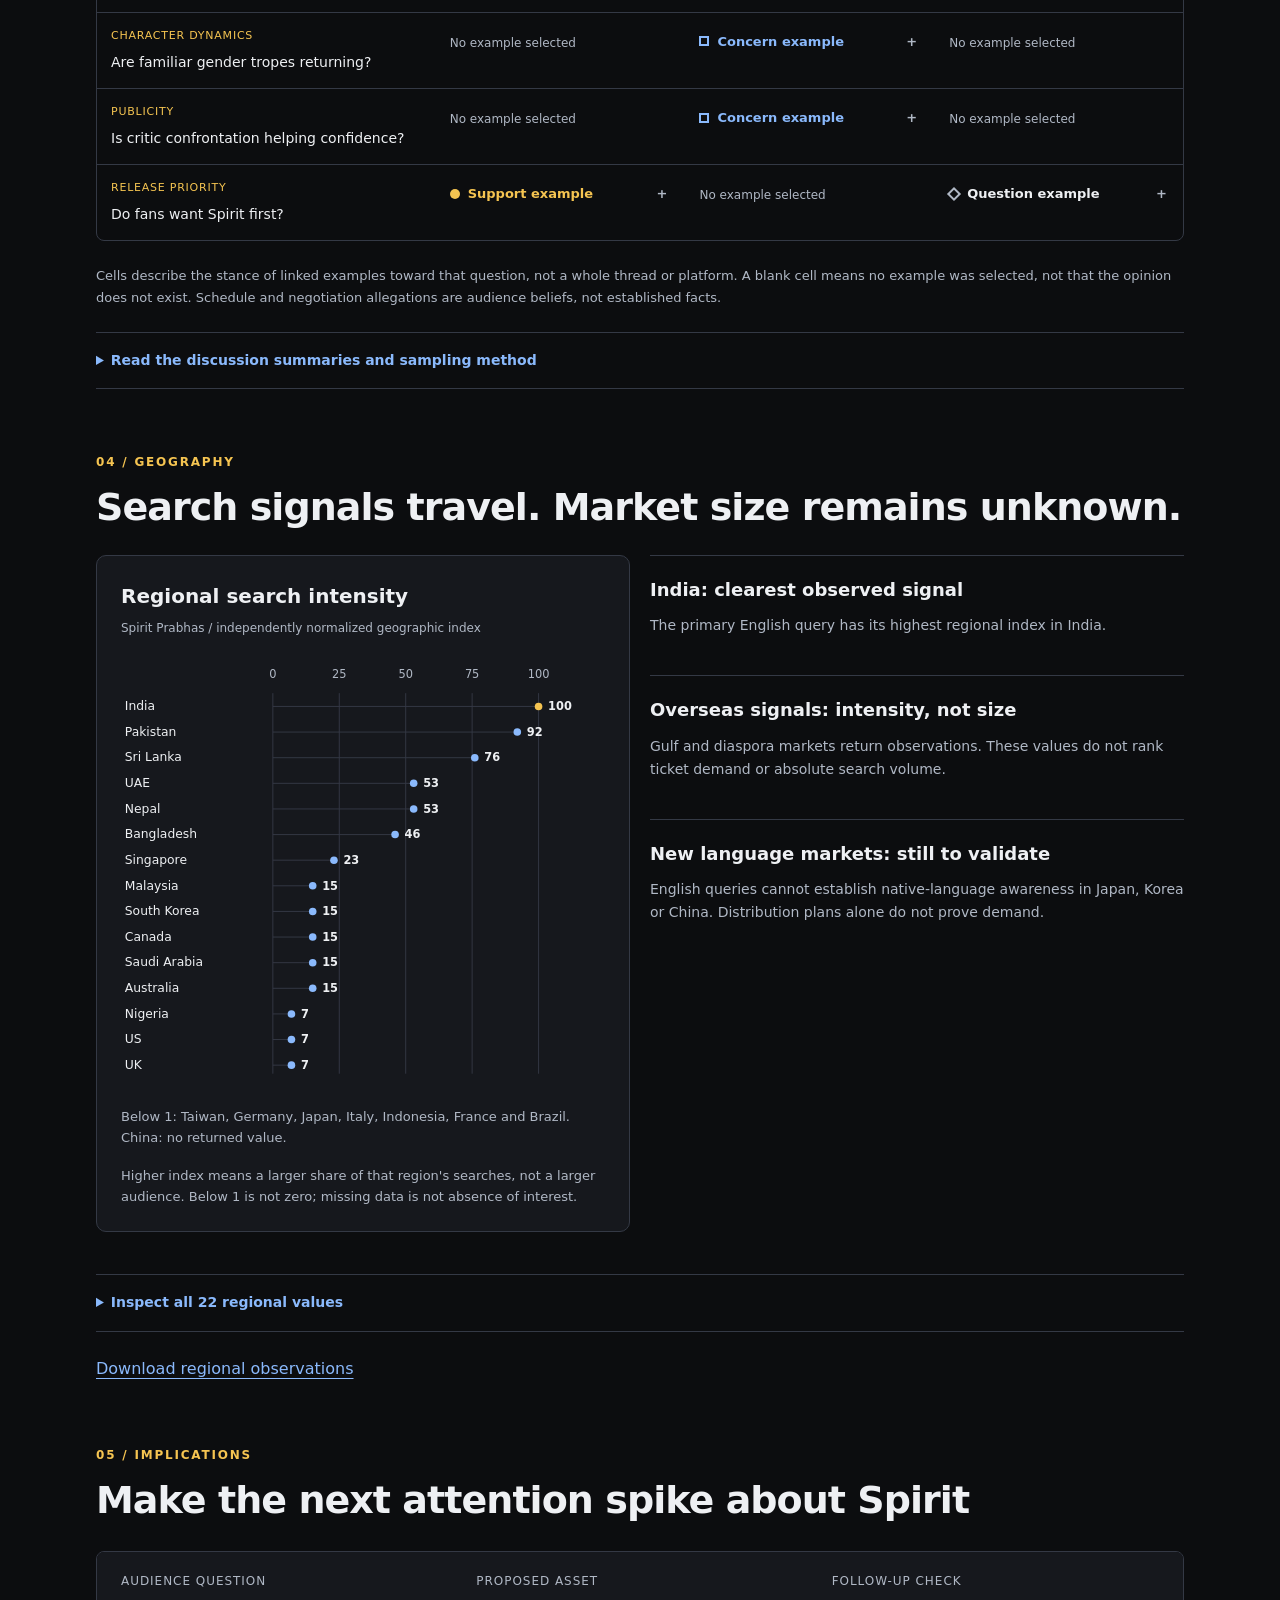
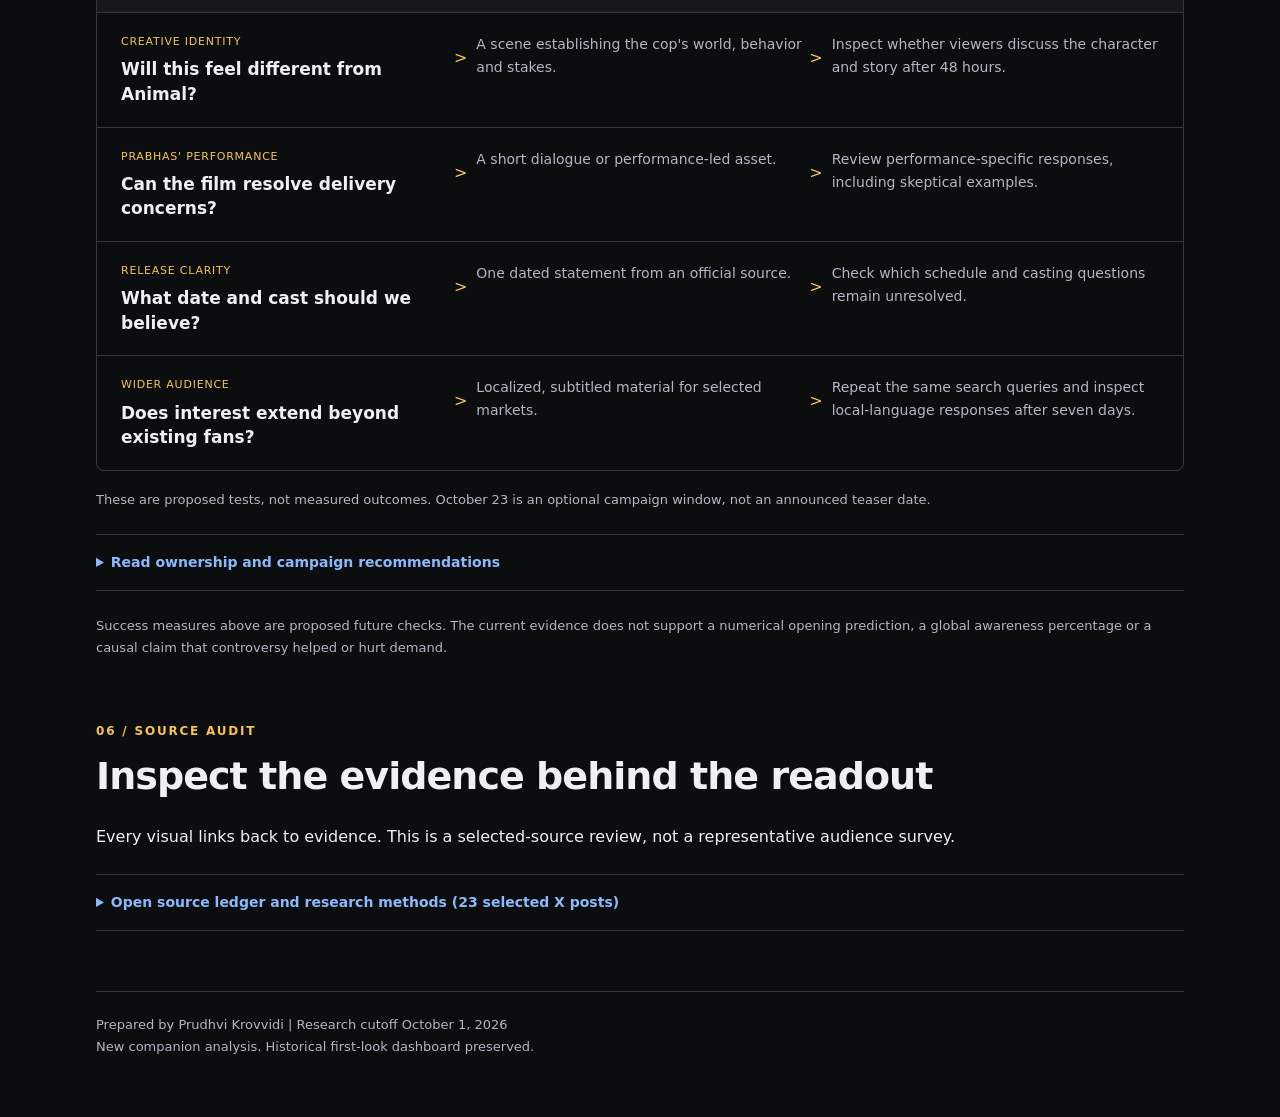
<file: spirit-hype-analysis/index.html>
<!DOCTYPE html>
<html lang="en">
<head>
<meta charset="utf-8">
<meta name="viewport" content="width=device-width,initial-scale=1">
<meta name="color-scheme" content="dark light">
<meta http-equiv="Content-Security-Policy" content="default-src 'self'; script-src 'self'; style-src 'self'; img-src 'self' data:; connect-src 'self'; base-uri 'none'; object-src 'none'">
<title>Spirit | Worldwide Hype Review, Jan-Oct 2026</title>
<link rel="stylesheet" href="report.css">
<script defer src="report.js">
</script>
<link rel="icon" href="data:,">
</head>
<body>
<a class="skip" href="#takeaway">Skip to report</a>
<div class="wrap">
<header>
<div class="top">
<a href="../">Movie Analysis / Spirit</a>
<button id="theme" type="button" aria-pressed="false">Light theme</button>
</div>
<p class="eyebrow">Prepared for Sandeep Reddy Vanga</p>
<h1>SPIRIT</h1>
<p class="subtitle">Worldwide hype review</p>
<p class="scope">January 1 - October 1, 2026 | Research captured October 1 | Dates shown in IST</p>
<nav aria-label="Report sections">
<a href="#takeaway">Takeaway</a>
<a href="#search">Search interest</a>
<a href="#timeline">Timeline</a>
<a href="#audience">Audience</a>
<a href="#worldwide">Worldwide</a>
<a href="#action">Next steps</a>
<a href="#sources">Evidence</a>
</nav>
</header>
<main>
<section id="takeaway" class="executive">
<p class="eyebrow">The director's readout</p>
<h2>The anticipation survives.<br>The conversation needs fresh film material.</h2>
<p class="large">The fan base is active. Wider momentum remains uneven. Recent attention includes fan edits, crossovers and release speculation; skeptics want proof of creative differentiation and Prabhas' performance.</p>
<p>
<strong>The creative opportunity:</strong> show Prabhas speaking and performing inside a distinctive cop world.</p>
<p class="note">Editorial judgment from selected public evidence, not a population survey or a box-office forecast.</p>
</section>
<div class="stats">
<article>
<strong>112k</strong>
<span>Likes on the official first poster</span>
</article>
<article>
<strong>84.3k</strong>
<span>Likes on Vivek Oberoi's reveal</span>
</article>
<article>
<strong>8.8k</strong>
<span>Likes on one September fan edit</span>
</article>
<article>
<strong>8 threads</strong>
<span>Reddit discussions examined</span>
</article>
</div>
<p class="note">X counters are cumulative snapshots from October 1, rounded above. They measure activity on individual posts, not unique people, positive sentiment, or equal-duration launch performance.</p>
<section id="search">
<p class="eyebrow">01 / Active curiosity</p>
<h2>Search wording changes the story</h2>
<p>Worldwide Google Trends gives two different historical curves. "Spirit Prabhas" is strongest around the launch boundary; "spirit 2027" peaks in August. Both ease across the complete September weeks. That supports a recent cooling in these particular searches, not a claim that the film lost a measured percentage of its audience.</p>
<div class="two">
<article class="card">
<h3>Spirit Prabhas</h3>
<svg viewBox="0 0 550 235" role="img" aria-labelledby="spirit_prabhas-title spirit_prabhas-desc">
<title id="spirit_prabhas-title">Worldwide weekly search index for Spirit Prabhas</title>
<desc id="spirit_prabhas-desc">Launch-led curve; latest complete week: 6, versus 61 in the January 4 week. Independently normalized from zero to one hundred. The first and last weeks are boundary or partial weeks.</desc>
<path class="gridline" d="M48 40H525 M48 115H525 M48 190H525"/>
<text x="8" y="45">100</text>
<text x="16" y="120">50</text>
<text x="24" y="195">0</text>
<polyline class="curve" points="48.0,40.0 60.0,98.5 72.0,131.5 84.0,160.0 96.0,164.5 108.0,173.5 120.0,176.5 132.0,178.0 144.0,169.0 156.0,173.5 168.0,176.5 180.0,176.5 192.0,176.5 204.0,175.0 216.0,176.5 228.0,179.5 240.0,179.5 252.0,179.5 264.0,181.0 276.0,176.5 288.0,181.0 300.0,181.0 312.0,173.5 324.0,178.0 336.0,178.0 348.0,173.5 360.0,181.0 372.0,178.0 384.0,176.5 396.0,179.5 408.0,179.5 420.0,181.0 432.0,176.5 444.0,175.0 456.0,169.0 468.0,173.5 480.0,179.5 492.0,178.0 504.0,181.0 516.0,182.5"/>
<circle class="boundary" cx="48" cy="40.0" r="5"/>
<circle class="boundary" cx="516" cy="182.5" r="5"/>
<text x="48" y="222">Jan</text>
<text x="200" y="222">Apr</text>
<text x="355" y="222">Jul</text>
<text x="489" y="222">Sep</text>
</svg>
<p>Launch-led curve; latest complete week: 6, versus 61 in the January 4 week.</p>
</article>
<article class="card">
<h3>spirit 2027</h3>
<svg viewBox="0 0 550 235" role="img" aria-labelledby="spirit_2027-title spirit_2027-desc">
<title id="spirit_2027-title">Worldwide weekly search index for spirit 2027</title>
<desc id="spirit_2027-desc">August-led curve; complete September weeks: 62, 41, then 21. Independently normalized from zero to one hundred. The first and last weeks are boundary or partial weeks.</desc>
<path class="gridline" d="M48 40H525 M48 115H525 M48 190H525"/>
<text x="8" y="45">100</text>
<text x="16" y="120">50</text>
<text x="24" y="195">0</text>
<polyline class="curve" points="48.0,181.0 60.0,182.5 72.0,176.5 84.0,175.0 96.0,173.5 108.0,173.5 120.0,178.0 132.0,173.5 144.0,169.0 156.0,173.5 168.0,172.0 180.0,170.5 192.0,172.0 204.0,164.5 216.0,169.0 228.0,169.0 240.0,166.0 252.0,163.0 264.0,157.0 276.0,163.0 288.0,161.5 300.0,155.5 312.0,149.5 324.0,151.0 336.0,148.0 348.0,146.5 360.0,142.0 372.0,136.0 384.0,148.0 396.0,137.5 408.0,128.5 420.0,131.5 432.0,43.0 444.0,40.0 456.0,149.5 468.0,113.5 480.0,97.0 492.0,128.5 504.0,158.5 516.0,161.5"/>
<circle class="boundary" cx="48" cy="181.0" r="5"/>
<circle class="boundary" cx="516" cy="161.5" r="5"/>
<text x="48" y="222">Jan</text>
<text x="200" y="222">Apr</text>
<text x="355" y="222">Jul</text>
<text x="489" y="222">Sep</text>
</svg>
<p>August-led curve; complete September weeks: 62, 41, then 21.</p>
</article>
</div>
<p class="note">Each series was captured separately and scaled to its own 0-100 maximum. Their index levels cannot be compared as relative search volumes. Hollow endpoints mark the December 28 boundary week and the incomplete September 27 week. Broad search terms, worldwide, all categories, Web Search; English wording can miss native-script interest and retain unrelated searches.</p>
<p>
<a href="search-interest.csv" download>Download all 40 weekly observations</a> | <a href="https://support.google.com/trends/answer/4365533?hl=en" target="_blank" rel="noopener noreferrer">Google's explanation of normalization</a>
</p>
<div class="attention-visual">
<h3>What was keeping Spirit in view?</h3>
<p class="note">Selected events on a true date axis. Choose a marker for its source. Timing alongside a search peak does not establish cause.</p>
<div class="event-scroll" tabindex="0" role="region" aria-label="Dated events, scroll horizontally on small screens">
<svg class="event-rail" viewBox="0 0 1000 320" role="group" aria-labelledby="rail-title rail-desc">
<title id="rail-title">Selected official, fan and contextual events, January to October</title>
<desc id="rail-desc">Horizontal position encodes the date. Shapes distinguish source types; nearby events are stacked within their lane. Select an event to inspect the source. Thin months are coverage gaps, not silence.</desc>
<path class="gridline" d="M130.00 30V278"/>
<text x="130.00" y="306" text-anchor="middle">Jan</text>
<path class="gridline" d="M224.25 30V278"/>
<text x="224.25" y="306" text-anchor="middle">Feb</text>
<path class="gridline" d="M309.38 30V278"/>
<text x="309.38" y="306" text-anchor="middle">Mar</text>
<path class="gridline" d="M403.63 30V278"/>
<text x="403.63" y="306" text-anchor="middle">Apr</text>
<path class="gridline" d="M494.84 30V278"/>
<text x="494.84" y="306" text-anchor="middle">May</text>
<path class="gridline" d="M589.08 30V278"/>
<text x="589.08" y="306" text-anchor="middle">Jun</text>
<path class="gridline" d="M680.29 30V278"/>
<text x="680.29" y="306" text-anchor="middle">Jul</text>
<path class="gridline" d="M774.54 30V278"/>
<text x="774.54" y="306" text-anchor="middle">Aug</text>
<path class="gridline" d="M868.79 30V278"/>
<text x="868.79" y="306" text-anchor="middle">Sep</text>
<path class="gridline" d="M960.00 30V278"/>
<text x="960.00" y="306" text-anchor="middle">Oct</text>
<text class="lane-label" x="6" y="69">Official / maker</text>
<path class="gridline" d="M130 65H960"/>
<text class="lane-label" x="6" y="149">Fan activity</text>
<path class="gridline" d="M130 145H960"/>
<text class="lane-label" x="6" y="229">Other attention</text>
<path class="gridline" d="M130 225H960"/>
<a href="#event-poster" data-event="poster" aria-label="2026-01-01: First poster">
<title>2026-01-01 | Official reveal | First poster</title>
<circle class="event-hit" cx="130.00" cy="65" r="14"/>
<circle class="mark-official" cx="130.00" cy="65" r="7"/>
<text class="event-number" x="130.00" y="47" text-anchor="middle">01</text>
</a>
<a href="#event-date" data-event="date" aria-label="2026-01-16: Release date">
<title>2026-01-16 | Director announcement | Release date</title>
<circle class="event-hit" cx="175.60" cy="65" r="14"/>
<circle class="mark-official" cx="175.60" cy="65" r="7"/>
<text class="event-number" x="175.60" y="47" text-anchor="middle">02</text>
</a>
<a href="#event-villain" data-event="villain" aria-label="2026-02-27: Vivek Oberoi reveal">
<title>2026-02-27 | Official reveal | Vivek Oberoi reveal</title>
<circle class="event-hit" cx="303.30" cy="65" r="14"/>
<circle class="mark-official" cx="303.30" cy="65" r="7"/>
<text class="event-number" x="303.30" y="47" text-anchor="middle">03</text>
</a>
<a href="#event-bms" data-event="bms" aria-label="2026-03-04: BookMyShow interest claim">
<title>2026-03-04 | Unverified fan metric | BookMyShow interest claim</title>
<circle class="event-hit" cx="318.50" cy="145" r="14"/>
<path class="mark-fan" d="M318.50 138l7 7 -7 7 -7 -7Z"/>
<text class="event-number" x="318.50" y="127" text-anchor="middle">04</text>
</a>
<a href="#event-may" data-event="may" aria-label="2026-05-06: Release date reaffirmed">
<title>2026-05-06 | Reported maker statement | Release date reaffirmed</title>
<circle class="event-hit" cx="510.04" cy="65" r="14"/>
<circle class="mark-official" cx="510.04" cy="65" r="7"/>
<text class="event-number" x="510.04" y="47" text-anchor="middle">05</text>
</a>
<a href="#event-set" data-event="set" aria-label="2026-06-03: Shooting photo circulated">
<title>2026-06-03 | Circulated by fan account | Shooting photo circulated</title>
<circle class="event-hit" cx="595.16" cy="145" r="14"/>
<path class="mark-fan" d="M595.16 138l7 7 -7 7 -7 -7Z"/>
<text class="event-number" x="595.16" y="127" text-anchor="middle">06</text>
</a>
<a href="#event-cast" data-event="cast" aria-label="2026-08-21: Cast clarification">
<title>2026-08-21 | Reported producer statement | Cast clarification</title>
<circle class="event-hit" cx="835.35" cy="50" r="14"/>
<path class="event-stem" d="M835.35 65V50"/>
<circle class="mark-official" cx="835.35" cy="50" r="7"/>
<text class="event-number" x="835.35" y="32" text-anchor="middle">07</text>
</a>
<a href="#event-shoot" data-event="shoot" aria-label="2026-08-26: Director production update">
<title>2026-08-26 | Reported director statement | Director production update</title>
<circle class="event-hit" cx="850.55" cy="80" r="14"/>
<path class="event-stem" d="M850.55 65V80"/>
<circle class="mark-official" cx="850.55" cy="80" r="7"/>
<text class="event-number" x="850.55" y="106" text-anchor="middle">08</text>
</a>
<a href="#event-critics" data-event="critics" aria-label="2026-09-12: Critic confrontation">
<title>2026-09-12 | Reported publicity remarks | Critic confrontation</title>
<circle class="event-hit" cx="902.23" cy="200" r="14"/>
<path class="event-stem" d="M902.23 225V200"/>
<rect class="mark-context" x="896.23" y="194" width="12" height="12"/>
<text class="event-number" x="902.23" y="182" text-anchor="middle">09</text>
</a>
<a href="#event-dialogue" data-event="dialogue" aria-label="2026-09-19: September wordplay">
<title>2026-09-19 | Director political crossover | September wordplay</title>
<circle class="event-hit" cx="923.52" cy="225" r="14"/>
<rect class="mark-context" x="917.52" y="219" width="12" height="12"/>
<text class="event-number" x="923.52" y="207" text-anchor="middle">10</text>
</a>
<a href="#event-delay" data-event="delay" aria-label="2026-09-22: October release claim">
<title>2026-09-22 | Unconfirmed media claim | October release claim</title>
<circle class="event-hit" cx="932.64" cy="250" r="14"/>
<path class="event-stem" d="M932.64 225V250"/>
<rect class="mark-context" x="926.64" y="244" width="12" height="12"/>
<text class="event-number" x="932.64" y="276" text-anchor="middle">11</text>
</a>
<a href="#event-edit" data-event="edit" aria-label="2026-09-22: Fan-created video">
<title>2026-09-22 | Fan-created video | Fan-created video</title>
<circle class="event-hit" cx="932.64" cy="145" r="14"/>
<path class="mark-fan" d="M932.64 138l7 7 -7 7 -7 -7Z"/>
<text class="event-number" x="932.64" y="127" text-anchor="middle">12</text>
</a>
</svg>
</div>
<div class="event-key">
<span>
<i class="key-official">
</i>Official / reported maker statement</span>
<span>
<i class="key-fan">
</i>Fan activity</span>
<span>
<i class="key-context">
</i>Publicity, crossover or rumor</span>
</div>
<div class="event-controls" hidden>
<button id="event-prev" type="button">Previous event</button>
<span id="event-position" aria-live="polite">
</span>
<button id="event-next" type="button">Next event</button>
</div>
<div class="event-inspector" aria-label="Event source details">
<details class="event-detail" id="event-poster" data-event-id="poster">
<summary>
<span class="event-index">01</span> 2026-01-01 / First poster</summary>
<div class="event-body">
<span class="tag">Official reveal</span>
<p>New Year reveal with Prabhas and Triptii Dimri.</p>
<a href="https://x.com/InSpiritMode/status/2006432716632604832" target="_blank" rel="noopener noreferrer">Inspect source</a>
</div>
</details>
<details class="event-detail" id="event-date" data-event-id="date">
<summary>
<span class="event-index">02</span> 2026-01-16 / Release date</summary>
<div class="event-body">
<span class="tag">Director announcement</span>
<p>Director publishes the release-date graphic.</p>
<a href="https://x.com/imvangasandeep/status/2012140526120870069" target="_blank" rel="noopener noreferrer">Inspect source</a>
</div>
</details>
<details class="event-detail" id="event-villain" data-event-id="villain">
<summary>
<span class="event-index">03</span> 2026-02-27 / Vivek Oberoi reveal</summary>
<div class="event-body">
<span class="tag">Official reveal</span>
<p>Officially introduces the antagonist.</p>
<a href="https://x.com/imvangasandeep/status/2027349795699044393" target="_blank" rel="noopener noreferrer">Inspect source</a>
</div>
</details>
<details class="event-detail" id="event-bms" data-event-id="bms">
<summary>
<span class="event-index">04</span> 2026-03-04 / BookMyShow interest claim</summary>
<div class="event-body">
<span class="tag">Unverified fan metric</span>
<p>Claims 100K interests; historical BookMyShow counter was not independently recovered.</p>
<a href="https://x.com/TrendsPrabhas/status/2029096921529462829" target="_blank" rel="noopener noreferrer">Inspect source</a>
</div>
</details>
<details class="event-detail" id="event-may" data-event-id="may">
<summary>
<span class="event-index">05</span> 2026-05-06 / Release date reaffirmed</summary>
<div class="event-body">
<span class="tag">Reported maker statement</span>
<p>Reported maker clarification retains March 5, 2027. Distribution language plans are not demand measurements.</p>
<a href="https://www.ndtv.com/entertainment/no-delay-for-sandeep-reddy-vangas-spirit-prabhas-film-to-release-on-march-5-2027-11457257" target="_blank" rel="noopener noreferrer">Inspect source</a>
</div>
</details>
<details class="event-detail" id="event-set" data-event-id="set">
<summary>
<span class="event-index">06</span> 2026-06-03 / Shooting photo circulated</summary>
<div class="event-body">
<span class="tag">Circulated by fan account</span>
<p>Shares a purported on-set photo; use as fan discussion, not an authenticated production bulletin.</p>
<a href="https://x.com/TrendsPrabhas/status/2061886457816752574" target="_blank" rel="noopener noreferrer">Inspect source</a>
</div>
</details>
<details class="event-detail" id="event-cast" data-event-id="cast">
<summary>
<span class="event-index">07</span> 2026-08-21 / Cast clarification</summary>
<div class="event-body">
<span class="tag">Reported producer statement</span>
<p>Producer says Don Lee, Chiranjeevi and Prakash Raj are not in the cast.</p>
<a href="https://timesofindia.indiatimes.com/entertainment/telugu/movies/news/spirit-don-lee-chiranjeevi-and-prakash-raj-not-part-of-prabhas-sandeep-reddy-vanga-films-cop-action-drama-makers-confirm/amp_articleshow/133401162.cms" target="_blank" rel="noopener noreferrer">Inspect source</a>
</div>
</details>
<details class="event-detail" id="event-shoot" data-event-id="shoot">
<summary>
<span class="event-index">08</span> 2026-08-26 / Director production update</summary>
<div class="event-body">
<span class="tag">Reported director statement</span>
<p>40 shooting days completed, 65 remaining; March 5 reaffirmed. Adult certificate described as a preference.</p>
<a href="https://indianexpress.com/article/entertainment/telugu/sandeep-reddy-vanga-confirms-spirit-release-date-shares-update-on-new-arjun-reddy-version-10850200/" target="_blank" rel="noopener noreferrer">Inspect source</a>
</div>
</details>
<details class="event-detail" id="event-critics" data-event-id="critics">
<summary>
<span class="event-index">09</span> 2026-09-12 / Critic confrontation</summary>
<div class="event-body">
<span class="tag">Reported publicity remarks</span>
<p>Producer remarks provoke skeptical discussion. This is publicity around Spirit, not new film footage.</p>
<a href="https://www.ndtv.com/entertainment/sandeep-reddy-vanga-s-brother-openly-challenges-critics-to-kill-prabhas-starrer-spirit-12036550" target="_blank" rel="noopener noreferrer">Inspect source</a>
</div>
</details>
<details class="event-detail" id="event-dialogue" data-event-id="dialogue">
<summary>
<span class="event-index">10</span> 2026-09-19 / September wordplay</summary>
<div class="event-body">
<span class="tag">Director political crossover</span>
<p>Links a political response about a Warangal airport to a line in Spirit. High visibility, no fresh film footage.</p>
<a href="https://x.com/imvangasandeep/status/2101324821468729759" target="_blank" rel="noopener noreferrer">Inspect source</a>
</div>
</details>
<details class="event-detail" id="event-delay" data-event-id="delay">
<summary>
<span class="event-index">11</span> 2026-09-22 / October release claim</summary>
<div class="event-body">
<span class="tag">Unconfirmed media claim</span>
<p>M9 reports a Fauzi/Spirit date shuffle, calling it an inside scoop for now. No maker confirmation retrieved.</p>
<a href="https://x.com/M9News_/status/2102343864577069109" target="_blank" rel="noopener noreferrer">Inspect source</a>
</div>
</details>
<details class="event-detail" id="event-edit" data-event-id="edit">
<summary>
<span class="event-index">12</span> 2026-09-22 / Fan-created video</summary>
<div class="event-body">
<span class="tag">Fan-created video</span>
<p>Creator says the video took four days to make. Shows continued fan participation.</p>
<a href="https://x.com/celluloidpanda/status/2102431879375040899" target="_blank" rel="noopener noreferrer">Inspect source</a>
</div>
</details>
</div>
<p class="note">No April events selected; March and June evidence is thin. These are coverage gaps, not evidence of silence. July production context remains in the expanded chronology.</p>
</div>
<details>
<summary>View the exact weekly values</summary>
<div class="table-scroll">
<table>
<caption>Separate 0-100 indexes, not relative volumes</caption>
<thead>
<tr>
<th scope="col">Week starting</th>
<th scope="col">Spirit Prabhas</th>
<th scope="col">spirit 2027</th>
<th scope="col">Coverage</th>
</tr>
</thead>
<tbody>
<tr>
<th scope="row">2025-12-28</th>
<td>100</td>
<td>6</td>
<td>Boundary</td>
</tr>
<tr>
<th scope="row">2026-01-04</th>
<td>61</td>
<td>5</td>
<td>Complete</td>
</tr>
<tr>
<th scope="row">2026-01-11</th>
<td>39</td>
<td>9</td>
<td>Complete</td>
</tr>
<tr>
<th scope="row">2026-01-18</th>
<td>20</td>
<td>10</td>
<td>Complete</td>
</tr>
<tr>
<th scope="row">2026-01-25</th>
<td>17</td>
<td>11</td>
<td>Complete</td>
</tr>
<tr>
<th scope="row">2026-02-01</th>
<td>11</td>
<td>11</td>
<td>Complete</td>
</tr>
<tr>
<th scope="row">2026-02-08</th>
<td>9</td>
<td>8</td>
<td>Complete</td>
</tr>
<tr>
<th scope="row">2026-02-15</th>
<td>8</td>
<td>11</td>
<td>Complete</td>
</tr>
<tr>
<th scope="row">2026-02-22</th>
<td>14</td>
<td>14</td>
<td>Complete</td>
</tr>
<tr>
<th scope="row">2026-03-01</th>
<td>11</td>
<td>11</td>
<td>Complete</td>
</tr>
<tr>
<th scope="row">2026-03-08</th>
<td>9</td>
<td>12</td>
<td>Complete</td>
</tr>
<tr>
<th scope="row">2026-03-15</th>
<td>9</td>
<td>13</td>
<td>Complete</td>
</tr>
<tr>
<th scope="row">2026-03-22</th>
<td>9</td>
<td>12</td>
<td>Complete</td>
</tr>
<tr>
<th scope="row">2026-03-29</th>
<td>10</td>
<td>17</td>
<td>Complete</td>
</tr>
<tr>
<th scope="row">2026-04-05</th>
<td>9</td>
<td>14</td>
<td>Complete</td>
</tr>
<tr>
<th scope="row">2026-04-12</th>
<td>7</td>
<td>14</td>
<td>Complete</td>
</tr>
<tr>
<th scope="row">2026-04-19</th>
<td>7</td>
<td>16</td>
<td>Complete</td>
</tr>
<tr>
<th scope="row">2026-04-26</th>
<td>7</td>
<td>18</td>
<td>Complete</td>
</tr>
<tr>
<th scope="row">2026-05-03</th>
<td>6</td>
<td>22</td>
<td>Complete</td>
</tr>
<tr>
<th scope="row">2026-05-10</th>
<td>9</td>
<td>18</td>
<td>Complete</td>
</tr>
<tr>
<th scope="row">2026-05-17</th>
<td>6</td>
<td>19</td>
<td>Complete</td>
</tr>
<tr>
<th scope="row">2026-05-24</th>
<td>6</td>
<td>23</td>
<td>Complete</td>
</tr>
<tr>
<th scope="row">2026-05-31</th>
<td>11</td>
<td>27</td>
<td>Complete</td>
</tr>
<tr>
<th scope="row">2026-06-07</th>
<td>8</td>
<td>26</td>
<td>Complete</td>
</tr>
<tr>
<th scope="row">2026-06-14</th>
<td>8</td>
<td>28</td>
<td>Complete</td>
</tr>
<tr>
<th scope="row">2026-06-21</th>
<td>11</td>
<td>29</td>
<td>Complete</td>
</tr>
<tr>
<th scope="row">2026-06-28</th>
<td>6</td>
<td>32</td>
<td>Complete</td>
</tr>
<tr>
<th scope="row">2026-07-05</th>
<td>8</td>
<td>36</td>
<td>Complete</td>
</tr>
<tr>
<th scope="row">2026-07-12</th>
<td>9</td>
<td>28</td>
<td>Complete</td>
</tr>
<tr>
<th scope="row">2026-07-19</th>
<td>7</td>
<td>35</td>
<td>Complete</td>
</tr>
<tr>
<th scope="row">2026-07-26</th>
<td>7</td>
<td>41</td>
<td>Complete</td>
</tr>
<tr>
<th scope="row">2026-08-02</th>
<td>6</td>
<td>39</td>
<td>Complete</td>
</tr>
<tr>
<th scope="row">2026-08-09</th>
<td>9</td>
<td>98</td>
<td>Complete</td>
</tr>
<tr>
<th scope="row">2026-08-16</th>
<td>10</td>
<td>100</td>
<td>Complete</td>
</tr>
<tr>
<th scope="row">2026-08-23</th>
<td>14</td>
<td>27</td>
<td>Complete</td>
</tr>
<tr>
<th scope="row">2026-08-30</th>
<td>11</td>
<td>51</td>
<td>Complete</td>
</tr>
<tr>
<th scope="row">2026-09-06</th>
<td>7</td>
<td>62</td>
<td>Complete</td>
</tr>
<tr>
<th scope="row">2026-09-13</th>
<td>8</td>
<td>41</td>
<td>Complete</td>
</tr>
<tr>
<th scope="row">2026-09-20</th>
<td>6</td>
<td>21</td>
<td>Complete</td>
</tr>
<tr>
<th scope="row">2026-09-27</th>
<td>5</td>
<td>19</td>
<td>Partial</td>
</tr>
</tbody>
</table>
</div>
</details>
</section>
<section id="timeline">
<p class="eyebrow">02 / Then and now</p>
<h2>From film reveals to conversation around the film</h2>
<div class="snapshot-grid">
<article class="snapshot">
<p class="snapshot-month">JANUARY</p>
<h3>The film is introduced</h3>
<ol>
<li>
<span class="tag">OFFICIAL REVEAL</span>
<a href="https://x.com/InSpiritMode/status/2006432716632604832" target="_blank" rel="noopener noreferrer">First poster</a>
<strong>112k likes</strong>
</li>
<li>
<span class="tag">OFFICIAL ANNOUNCEMENT</span>
<a href="https://x.com/imvangasandeep/status/2012140526120870069" target="_blank" rel="noopener noreferrer">March 5, 2027</a>
<strong>Release date set</strong>
</li>
<li>
<span class="tag">AUDIENCE QUESTION</span>
<a href="https://www.reddit.com/r/tollywood/comments/1q0jxbc/spirit_first_look/" target="_blank" rel="noopener noreferrer">Distinct from Animal?</a>
<strong>First-look objection</strong>
</li>
</ol>
</article>
<article class="snapshot">
<p class="snapshot-month">SEPTEMBER</p>
<h3>Fans, crossovers and rumors</h3>
<ol>
<li>
<span class="tag">FAN PARTICIPATION</span>
<a href="https://x.com/celluloidpanda/status/2102431879375040899" target="_blank" rel="noopener noreferrer">Creator-made video</a>
<strong>8.8k likes</strong>
</li>
<li>
<span class="tag">DIRECTOR CROSSOVER</span>
<a href="https://x.com/imvangasandeep/status/2101324821468729759" target="_blank" rel="noopener noreferrer">Political wordplay</a>
<strong>34.6k likes</strong>
</li>
<li>
<span class="tag">UNCONFIRMED REPORT</span>
<a href="https://x.com/M9News_/status/2102343864577069109" target="_blank" rel="noopener noreferrer">October release claim</a>
<strong>Maker confirmation absent</strong>
</li>
</ol>
</article>
</div>
<p class="note">Illustrative examples, not a census or measured conversation mix. Likes are cumulative October 1 snapshots; unequal exposure windows prevent a launch-performance comparison.</p>
<div class="status-tracker">
<h3>Confirmed versus rumored</h3>
<p class="note">Statements carry their dates. Confirmation of a plan does not guarantee the outcome.</p>
<article class="status-lane">
<h4>Release date</h4>
<ol>
<li class="state-confirmed">
<span class="state-symbol" aria-hidden="true">
</span>
<span class="status-date">Jan 16</span>
<span class="tag">Announced</span>
<strong>March 5, 2027</strong>
<a href="https://x.com/imvangasandeep/status/2012140526120870069" target="_blank" rel="noopener noreferrer">Source</a>
</li>
<li class="state-confirmed">
<span class="state-symbol" aria-hidden="true">
</span>
<span class="status-date">Aug 26</span>
<span class="tag">Reaffirmed</span>
<strong>March 5 retained</strong>
<a href="https://indianexpress.com/article/entertainment/telugu/sandeep-reddy-vanga-confirms-spirit-release-date-shares-update-on-new-arjun-reddy-version-10850200/" target="_blank" rel="noopener noreferrer">Source</a>
</li>
<li class="state-rumor">
<span class="state-symbol" aria-hidden="true">
</span>
<span class="status-date">Sep 22</span>
<span class="tag">Media claim</span>
<strong>Move to October</strong>
<a href="https://x.com/M9News_/status/2102343864577069109" target="_blank" rel="noopener noreferrer">Source</a>
</li>
</ol>
<p class="note">At cutoff: March 5 is the last maker-reaffirmed date retrieved.</p>
</article>
<article class="status-lane">
<h4>Casting</h4>
<ol>
<li class="state-confirmed">
<span class="state-symbol" aria-hidden="true">
</span>
<span class="status-date">Feb 27</span>
<span class="tag">Revealed</span>
<strong>Vivek Oberoi</strong>
<a href="https://x.com/imvangasandeep/status/2027349795699044393" target="_blank" rel="noopener noreferrer">Source</a>
</li>
<li class="state-confirmed">
<span class="state-symbol" aria-hidden="true">
</span>
<span class="status-date">Aug 21</span>
<span class="tag">Clarified</span>
<strong>No Don Lee, Chiranjeevi or Prakash Raj</strong>
<a href="https://timesofindia.indiatimes.com/entertainment/telugu/movies/news/spirit-don-lee-chiranjeevi-and-prakash-raj-not-part-of-prabhas-sandeep-reddy-vanga-films-cop-action-drama-makers-confirm/amp_articleshow/133401162.cms" target="_blank" rel="noopener noreferrer">Source</a>
</li>
<li class="state-rumor">
<span class="state-symbol" aria-hidden="true">
</span>
<span class="status-date">Sep 29</span>
<span class="tag">Fan claim</span>
<strong>Anil Kapoor replacement</strong>
<a href="https://x.com/MrSpiritFan/status/2104796211505135752" target="_blank" rel="noopener noreferrer">Source</a>
</li>
</ol>
<p class="note">At cutoff: Anil Kapoor claim remains unverified in this audit.</p>
</article>
<article class="status-lane">
<h4>Certificate</h4>
<ol>
<li class="state-intent">
<span class="state-symbol" aria-hidden="true">
</span>
<span class="status-date">Aug 26</span>
<span class="tag">Preference</span>
<strong>Director intends adult certificate</strong>
<a href="https://indianexpress.com/article/entertainment/telugu/sandeep-reddy-vanga-confirms-spirit-release-date-shares-update-on-new-arjun-reddy-version-10850200/" target="_blank" rel="noopener noreferrer">Source</a>
</li>
<li class="state-rumor">
<span class="state-symbol" aria-hidden="true">
</span>
<span class="status-date">Sep 24</span>
<span class="tag">Fan framing</span>
<strong>Adult-action anticipation</strong>
<a href="https://x.com/KvC077/status/2102908040047632870" target="_blank" rel="noopener noreferrer">Source</a>
</li>
<li class="state-unknown">
<span class="state-symbol" aria-hidden="true">
</span>
<span class="status-date">Oct 1</span>
<span class="tag">Audit status</span>
<strong>No certificate issuance verified</strong>
<small>Research cutoff</small>
</li>
</ol>
<p class="note">An intended rating is not a certificate already issued.</p>
</article>
</div>
<details class="long-form">
<summary>Read the full January - October chronology</summary>
<div class="timeline">
<article>
<h3>January</h3>
<div>
<p>The first look sets a large fan-engagement benchmark. The January 16 date reveal creates a concrete destination: March 5, 2027. Reddit immediately raises the question of whether the imagery is too familiar.</p>
<p class="source">
<a href="https://x.com/InSpiritMode/status/2006432716632604832" target="_blank" rel="noopener noreferrer">Official first look</a> / <a href="https://x.com/imvangasandeep/status/2012140526120870069" target="_blank" rel="noopener noreferrer">Director date announcement</a>
</p>
</div>
</article>
<article>
<h3>February</h3>
<div>
<p>Vivek Oberoi&#x27;s February 27 reveal adds a new character and draws substantial engagement. The Reddit response mixes admiration for the styling with casting curiosity.</p>
<p class="source">
<a href="https://x.com/imvangasandeep/status/2027349795699044393" target="_blank" rel="noopener noreferrer">Director character reveal</a>
</p>
</div>
</article>
<article>
<h3>March</h3>
<div>
<p>The supplied X material includes fan amplification and a BookMyShow milestone claim. The claim was not independently verified; it cannot become a demand metric.</p>
<p class="source">Supplied X sample; see evidence ledger below.</p>
</div>
</article>
<article>
<h3>April</h3>
<div>
<p>No April rows appear in the supplied X sample. This is a collection gap, not evidence of zero conversation. No major maker-confirmed asset was established in this audit.</p>
<p class="source">Coverage limitation, not a measured quiet month.</p>
</div>
</article>
<article>
<h3>May</h3>
<div>
<p>A reported maker clarification reaffirms March 5, 2027 and an eight-language release plan. This is distribution intent; it does not prove demand in each market.</p>
<p class="source">
<a href="https://www.ndtv.com/entertainment/no-delay-for-sandeep-reddy-vangas-spirit-prabhas-film-to-release-on-march-5-2027-11457257" target="_blank" rel="noopener noreferrer">NDTV, May 6</a>
</p>
</div>
</article>
<article>
<h3>June</h3>
<div>
<p>Supplied posts circulate on-set material. They show fan activity, but do not establish an official campaign beat or representative public sentiment.</p>
<p class="source">Supplied X sample; see evidence ledger below.</p>
</div>
</article>
<article>
<h3>July</h3>
<div>
<p>Vanga reported 40% completion at a Charlotte event. This provides a production update and an overseas audience touchpoint.</p>
<p class="source">
<a href="https://telugu.samayam.com/telugu-movies/cinema-news/prabhas-spirit-shooting-update-by-sandeep-reddy-vanga-at-tta-mega-convention-2026-charlotte/articleshow/132495727.cms" target="_blank" rel="noopener noreferrer">Samayam Telugu, July 19</a>
</p>
</div>
</article>
<article>
<h3>August</h3>
<div>
<p>Schedule and cast clarifications compete with film promotion. A producer says Don Lee, Chiranjeevi and Prakash Raj are not in the cast. Vanga subsequently describes 40 shooting days completed, 65 remaining, and reaffirms March 5.</p>
<p class="source">
<a href="https://timesofindia.indiatimes.com/entertainment/telugu/movies/news/spirit-don-lee-chiranjeevi-and-prakash-raj-not-part-of-prabhas-sandeep-reddy-vanga-films-cop-action-drama-makers-confirm/amp_articleshow/133401162.cms" target="_blank" rel="noopener noreferrer">Cast clarification, August 21</a> / <a href="https://indianexpress.com/article/entertainment/telugu/sandeep-reddy-vanga-confirms-spirit-release-date-shares-update-on-new-arjun-reddy-version-10850200/" target="_blank" rel="noopener noreferrer">Director update, August 26</a>
</p>
</div>
</article>
<article>
<h3>September</h3>
<div>
<p>The attention mix shifts toward critic confrontation, a political dialogue crossover, fan-created video and conflicting release rumors. These keep Spirit visible, but much of the material does not demonstrate the film itself.</p>
<p class="source">
<a href="https://www.ndtv.com/entertainment/sandeep-reddy-vanga-s-brother-openly-challenges-critics-to-kill-prabhas-starrer-spirit-12036550" target="_blank" rel="noopener noreferrer">Critic remarks, September 12</a> / <a href="https://x.com/imvangasandeep/status/2101324821468729759" target="_blank" rel="noopener noreferrer">Director crossover, September 19</a> / <a href="https://x.com/celluloidpanda/status/2102431879375040899" target="_blank" rel="noopener noreferrer">Fan edit, September 22</a>
</p>
</div>
</article>
<article>
<h3>October 1</h3>
<div>
<p>Birthday-related anticipation appears in the supplied sample. October 23 is a campaign opportunity, not a confirmed teaser date in the evidence reviewed. October coverage is only a partial day.</p>
<p class="source">Research cutoff: October 1, 2026.</p>
</div>
</article>
</div>
</details>
</section>
<section id="audience">
<p class="eyebrow">03 / Reception</p>
<h2>What audiences want the film to answer</h2>
<p>Choose a marked cell to inspect the reaction and its source. Supporting anticipation and skepticism can coexist.</p>
<div class="matrix-scroll" tabindex="0" role="region" aria-label="Audience-question matrix, scroll horizontally on small screens">
<table class="reception-matrix">
<caption>Manually coded selected comment examples; no sentiment proportions</caption>
<thead>
<tr>
<th scope="col">Audience question</th>
<th scope="col">Supporting</th>
<th scope="col">Skeptical</th>
<th scope="col">Mixed / questioning</th>
</tr>
</thead>
<tbody>
<tr>
<th scope="row">
<span class="tag">Creative identity</span>Will Spirit feel distinct from Animal?</th>
<td class="matrix-support">
<span class="no-example">No example selected</span>
</td>
<td class="matrix-skeptic">
<details>
<summary>
<span class="stance-symbol" aria-hidden="true">
</span>Concern example</summary>
<p>First-look imagery feels too close to Animal.</p>
<a href="https://www.reddit.com/r/tollywood/comments/1q0jxbc/spirit_first_look/nwyfx31/" target="_blank" rel="noopener noreferrer">Read selected comment</a>
<p>An earlier fan-made cop look suggested a more distinct character.</p>
<a href="https://www.reddit.com/r/tollywood/comments/1q0jxbc/spirit_first_look/nwyhnn3/" target="_blank" rel="noopener noreferrer">Read selected comment</a>
</details>
</td>
<td class="matrix-mixed">
<span class="no-example">No example selected</span>
</td>
</tr>
<tr>
<th scope="row">
<span class="tag">Performance / reliability</span>Will Prabhas deliver?</th>
<td class="matrix-support">
<span class="no-example">No example selected</span>
</td>
<td class="matrix-skeptic">
<details>
<summary>
<span class="stance-symbol" aria-hidden="true">
</span>Concern example</summary>
<p>Questions the claimed level of commitment in a postponement discussion.</p>
<a href="https://www.reddit.com/r/BollyBlindsNGossip/comments/1wbkgc4/prabhas_and_postponements/p8r200p/" target="_blank" rel="noopener noreferrer">Read selected comment</a>
<p>Expresses doubt about Prabhas' acting ability; personal insults omitted.</p>
<a href="https://www.reddit.com/r/BollyBlindsNGossip/comments/1wbkgc4/prabhas_and_postponements/p8r01kt/" target="_blank" rel="noopener noreferrer">Read selected comment</a>
</details>
</td>
<td class="matrix-mixed">
<details>
<summary>
<span class="stance-symbol" aria-hidden="true">
</span>Question example</summary>
<p>Expresses concern conditionally: if the schedule allegations are true.</p>
<a href="https://www.reddit.com/r/BollyBlindsNGossip/comments/1wbkgc4/prabhas_and_postponements/p8qzf7y/" target="_blank" rel="noopener noreferrer">Read selected comment</a>
</details>
</td>
</tr>
<tr>
<th scope="row">
<span class="tag">Cast / visual appeal</span>Does the cast create curiosity?</th>
<td class="matrix-support">
<details>
<summary>
<span class="stance-symbol" aria-hidden="true">
</span>Support example</summary>
<p>Praises the poster styling and expresses excitement.</p>
<a href="https://www.reddit.com/r/tollywood/comments/1rg4ae4/power_intensity_swag_presenting_vivek_oberois_1st/o7onxih/" target="_blank" rel="noopener noreferrer">Read selected comment</a>
</details>
</td>
<td class="matrix-skeptic">
<details>
<summary>
<span class="stance-symbol" aria-hidden="true">
</span>Concern example</summary>
<p>Disappointed about missing the anticipated Prakash Raj / Prabhas pairing.</p>
<a href="https://www.reddit.com/r/tollywood/comments/1vtm5m3/spirit_producer_addresses_don_lee_rumors_and/p4u8eiy/" target="_blank" rel="noopener noreferrer">Read selected comment</a>
</details>
</td>
<td class="matrix-mixed">
<details>
<summary>
<span class="stance-symbol" aria-hidden="true">
</span>Question example</summary>
<p>Connects the reveal to earlier, unconfirmed casting rumors.</p>
<a href="https://www.reddit.com/r/tollywood/comments/1rg4ae4/power_intensity_swag_presenting_vivek_oberois_1st/o7ook00/" target="_blank" rel="noopener noreferrer">Read selected comment</a>
</details>
</td>
</tr>
<tr>
<th scope="row">
<span class="tag">Character dynamics</span>Are familiar gender tropes returning?</th>
<td class="matrix-support">
<span class="no-example">No example selected</span>
</td>
<td class="matrix-skeptic">
<details>
<summary>
<span class="stance-symbol" aria-hidden="true">
</span>Concern example</summary>
<p>Expects familiar nudity, substance use and domestic-violence imagery.</p>
<a href="https://www.reddit.com/r/BollyBlindsNGossip/comments/1q2v0e5/what_exactly_is_vanga_cooking_with_spirit/nxfs367/" target="_blank" rel="noopener noreferrer">Read selected comment</a>
<p>Questions the fit of female characters and the response to negotiations.</p>
<a href="https://www.reddit.com/r/BollyBlindsNGossip/comments/1vtqio6/producer_pranay_reddy_vanga_opens_up_on_deepikas/p4vn6ml/" target="_blank" rel="noopener noreferrer">Read selected comment</a>
</details>
</td>
<td class="matrix-mixed">
<span class="no-example">No example selected</span>
</td>
</tr>
<tr>
<th scope="row">
<span class="tag">Publicity</span>Is critic confrontation helping confidence?</th>
<td class="matrix-support">
<span class="no-example">No example selected</span>
</td>
<td class="matrix-skeptic">
<details>
<summary>
<span class="stance-symbol" aria-hidden="true">
</span>Concern example</summary>
<p>Interprets the critic confrontation as ragebait.</p>
<a href="https://www.reddit.com/r/BollyBlindsNGossip/comments/1weaq3i/sandeep_reddy_vangas_brother_throws_open_a/p9c4kov/" target="_blank" rel="noopener noreferrer">Read selected comment</a>
</details>
</td>
<td class="matrix-mixed">
<span class="no-example">No example selected</span>
</td>
</tr>
<tr>
<th scope="row">
<span class="tag">Release priority</span>Do fans want Spirit first?</th>
<td class="matrix-support">
<details>
<summary>
<span class="stance-symbol" aria-hidden="true">
</span>Support example</summary>
<p>Favors Spirit before Fauzi and expresses strong anticipation.</p>
<a href="https://www.reddit.com/r/tollywood/comments/1wsfr2c/wts_ur_thoughts_on_this/pckyxqx/" target="_blank" rel="noopener noreferrer">Read selected comment</a>
</details>
</td>
<td class="matrix-skeptic">
<span class="no-example">No example selected</span>
</td>
<td class="matrix-mixed">
<details>
<summary>
<span class="stance-symbol" aria-hidden="true">
</span>Question example</summary>
<p>Raises the impact on Fauzi financiers.</p>
<a href="https://www.reddit.com/r/tollywood/comments/1wsfr2c/wts_ur_thoughts_on_this/pckxllv/" target="_blank" rel="noopener noreferrer">Read selected comment</a>
</details>
</td>
</tr>
</tbody>
</table>
</div>
<p class="note">Cells describe the stance of linked examples toward that question, not a whole thread or platform. A blank cell means no example was selected, not that the opinion does not exist. Schedule and negotiation allegations are audience beliefs, not established facts.</p>
<details class="long-form">
<summary>Read the discussion summaries and sampling method</summary>
<h3>Representative reactions, paraphrased</h3>
<div class="two">
<article class="reaction">
<h4>January first look</h4>
<p>Several prominent comments see an Animal-like template and prefer the prospect of a more distinct, sincere cop. The useful objection is creative differentiation.</p>
<p class="source">
<a href="https://www.reddit.com/r/tollywood/comments/1q0jxbc/spirit_first_look/" target="_blank" rel="noopener noreferrer">Read discussion on r/tollywood</a> | 76 comment records retrieved</p>
</article>
<article class="reaction">
<h4>January wider discussion</h4>
<p>Selected comments show formula fatigue and concern about familiar character dynamics. Personal insults and speculative allegations are excluded.</p>
<p class="source">
<a href="https://www.reddit.com/r/BollyBlindsNGossip/comments/1q2v0e5/what_exactly_is_vanga_cooking_with_spirit/" target="_blank" rel="noopener noreferrer">Read discussion on r/BollyBlindsNGossip</a> | 58 comment records retrieved</p>
</article>
<article class="reaction">
<h4>February antagonist reveal</h4>
<p>Some viewers praise the poster styling; others ask about the cast. A new character gives the conversation a film-specific subject.</p>
<p class="source">
<a href="https://www.reddit.com/r/tollywood/comments/1rg4ae4/power_intensity_swag_presenting_vivek_oberois_1st/" target="_blank" rel="noopener noreferrer">Read discussion on r/tollywood</a> | 57 comment records retrieved</p>
</article>
<article class="reaction">
<h4>August casting dispute</h4>
<p>Prominent comments defend an actress&#x27;s working conditions and question the renewed publicity. These are audience interpretations of a dispute, not verified negotiations.</p>
<p class="source">
<a href="https://www.reddit.com/r/BollyBlindsNGossip/comments/1vtqio6/producer_pranay_reddy_vanga_opens_up_on_deepikas/" target="_blank" rel="noopener noreferrer">Read discussion on r/BollyBlindsNGossip</a> | 57 comment records retrieved</p>
</article>
<article class="reaction">
<h4>September critic remarks</h4>
<p>Highly voted comments interpret the confrontation as ragebait. Publicity about critics may increase attention without improving confidence in the film.</p>
<p class="source">
<a href="https://www.reddit.com/r/BollyBlindsNGossip/comments/1weaq3i/sandeep_reddy_vangas_brother_throws_open_a/" target="_blank" rel="noopener noreferrer">Read discussion on r/BollyBlindsNGossip</a> | 60 comment records retrieved</p>
</article>
<article class="reaction">
<h4>September supportive discussion</h4>
<p>Some fans explicitly prioritize Spirit and remain highly excited. This is a real counterexample to treating the platform as wholly negative.</p>
<p class="source">
<a href="https://www.reddit.com/r/tollywood/comments/1wsfr2c/wts_ur_thoughts_on_this/" target="_blank" rel="noopener noreferrer">Read discussion on r/tollywood</a> | 32 comment records retrieved</p>
</article>
</div>
<p class="note">Four RDTCLI search slices returned 334 rows, 215 unique post IDs before date/relevance filtering. Eight purposively selected threads yielded 437 comment records. Selected high-score comments were read qualitatively; no sentiment percentages were computed. Deleted, image-only and unavailable material limits interpretation. The first-look thread began one minute before January 1 IST and is included as launch context.</p>
</details>
</section>
<section id="worldwide">
<p class="eyebrow">04 / Geography</p>
<h2>Search signals travel. Market size remains unknown.</h2>
<div class="two">
<div class="card">
<figure class="region-figure">
<figcaption>
<strong>Regional search intensity</strong>
<span>Spirit Prabhas / independently normalized geographic index</span>
</figcaption>
<svg viewBox="0 0 510 450" role="img" aria-labelledby="region-title region-desc">
<title id="region-title">Ranked regional search intensity</title>
<desc id="region-desc">India 100, Pakistan 92, Sri Lanka 76, United Arab Emirates and Nepal 53. These are normalized intensities, not search counts or audience shares. Seven regions are below one and China has no returned value.</desc>
<path class="gridline" d="M160.0 36V437"/>
<text x="160.0" y="20" text-anchor="middle">0</text>
<path class="gridline" d="M230.0 36V437"/>
<text x="230.0" y="20" text-anchor="middle">25</text>
<path class="gridline" d="M300.0 36V437"/>
<text x="300.0" y="20" text-anchor="middle">50</text>
<path class="gridline" d="M370.0 36V437"/>
<text x="370.0" y="20" text-anchor="middle">75</text>
<path class="gridline" d="M440.0 36V437"/>
<text x="440.0" y="20" text-anchor="middle">100</text>
<text class="country-label" x="4" y="54">India</text>
<path class="dot-stem" d="M160 50H440.0"/>
<circle class="region-dot india-dot" cx="440.0" cy="50" r="4">
<title>India: 100, normalized intensity</title>
</circle>
<text class="dot-value" x="450.0" y="54">100</text>
<text class="country-label" x="4" y="81">Pakistan</text>
<path class="dot-stem" d="M160 77H417.59999999999997"/>
<circle class="region-dot " cx="417.59999999999997" cy="77" r="4">
<title>Pakistan: 92, normalized intensity</title>
</circle>
<text class="dot-value" x="427.59999999999997" y="81">92</text>
<text class="country-label" x="4" y="108">Sri Lanka</text>
<path class="dot-stem" d="M160 104H372.79999999999995"/>
<circle class="region-dot " cx="372.79999999999995" cy="104" r="4">
<title>Sri Lanka: 76, normalized intensity</title>
</circle>
<text class="dot-value" x="382.79999999999995" y="108">76</text>
<text class="country-label" x="4" y="135">UAE</text>
<path class="dot-stem" d="M160 131H308.4"/>
<circle class="region-dot " cx="308.4" cy="131" r="4">
<title>United Arab Emirates: 53, normalized intensity</title>
</circle>
<text class="dot-value" x="318.4" y="135">53</text>
<text class="country-label" x="4" y="162">Nepal</text>
<path class="dot-stem" d="M160 158H308.4"/>
<circle class="region-dot " cx="308.4" cy="158" r="4">
<title>Nepal: 53, normalized intensity</title>
</circle>
<text class="dot-value" x="318.4" y="162">53</text>
<text class="country-label" x="4" y="189">Bangladesh</text>
<path class="dot-stem" d="M160 185H288.79999999999995"/>
<circle class="region-dot " cx="288.79999999999995" cy="185" r="4">
<title>Bangladesh: 46, normalized intensity</title>
</circle>
<text class="dot-value" x="298.79999999999995" y="189">46</text>
<text class="country-label" x="4" y="216">Singapore</text>
<path class="dot-stem" d="M160 212H224.39999999999998"/>
<circle class="region-dot " cx="224.39999999999998" cy="212" r="4">
<title>Singapore: 23, normalized intensity</title>
</circle>
<text class="dot-value" x="234.39999999999998" y="216">23</text>
<text class="country-label" x="4" y="243">Malaysia</text>
<path class="dot-stem" d="M160 239H202.0"/>
<circle class="region-dot " cx="202.0" cy="239" r="4">
<title>Malaysia: 15, normalized intensity</title>
</circle>
<text class="dot-value" x="212.0" y="243">15</text>
<text class="country-label" x="4" y="270">South Korea</text>
<path class="dot-stem" d="M160 266H202.0"/>
<circle class="region-dot " cx="202.0" cy="266" r="4">
<title>South Korea: 15, normalized intensity</title>
</circle>
<text class="dot-value" x="212.0" y="270">15</text>
<text class="country-label" x="4" y="297">Canada</text>
<path class="dot-stem" d="M160 293H202.0"/>
<circle class="region-dot " cx="202.0" cy="293" r="4">
<title>Canada: 15, normalized intensity</title>
</circle>
<text class="dot-value" x="212.0" y="297">15</text>
<text class="country-label" x="4" y="324">Saudi Arabia</text>
<path class="dot-stem" d="M160 320H202.0"/>
<circle class="region-dot " cx="202.0" cy="320" r="4">
<title>Saudi Arabia: 15, normalized intensity</title>
</circle>
<text class="dot-value" x="212.0" y="324">15</text>
<text class="country-label" x="4" y="351">Australia</text>
<path class="dot-stem" d="M160 347H202.0"/>
<circle class="region-dot " cx="202.0" cy="347" r="4">
<title>Australia: 15, normalized intensity</title>
</circle>
<text class="dot-value" x="212.0" y="351">15</text>
<text class="country-label" x="4" y="378">Nigeria</text>
<path class="dot-stem" d="M160 374H179.6"/>
<circle class="region-dot " cx="179.6" cy="374" r="4">
<title>Nigeria: 7, normalized intensity</title>
</circle>
<text class="dot-value" x="189.6" y="378">7</text>
<text class="country-label" x="4" y="405">US</text>
<path class="dot-stem" d="M160 401H179.6"/>
<circle class="region-dot " cx="179.6" cy="401" r="4">
<title>United States: 7, normalized intensity</title>
</circle>
<text class="dot-value" x="189.6" y="405">7</text>
<text class="country-label" x="4" y="432">UK</text>
<path class="dot-stem" d="M160 428H179.6"/>
<circle class="region-dot " cx="179.6" cy="428" r="4">
<title>United Kingdom: 7, normalized intensity</title>
</circle>
<text class="dot-value" x="189.6" y="432">7</text>

</svg>
<p class="note">Below 1: Taiwan, Germany, Japan, Italy, Indonesia, France and Brazil. China: no returned value.</p>
<p class="note">Higher index means a larger share of that region's searches, not a larger audience. Below 1 is not zero; missing data is not absence of interest.</p>
</figure>
</div>
<div class="geography-readout">
<article>
<h3>India: clearest observed signal</h3>
<p>The primary English query has its highest regional index in India.</p>
</article>
<article>
<h3>Overseas signals: intensity, not size</h3>
<p>Gulf and diaspora markets return observations. These values do not rank ticket demand or absolute search volume.</p>
</article>
<article>
<h3>New language markets: still to validate</h3>
<p>English queries cannot establish native-language awareness in Japan, Korea or China. Distribution plans alone do not prove demand.</p>
</article>
</div>
</div>
<details class="long-form">
<summary>Inspect all 22 regional values</summary>
<div class="table-scroll">
<table>
<caption>Google Trends: Spirit Prabhas, Jan 1 - Oct 1</caption>
<thead>
<tr>
<th scope="col">Country</th>
<th scope="col">Index</th>
</tr>
</thead>
<tbody>
<tr>
<th scope="row">India</th>
<td>100</td>
</tr>
<tr>
<th scope="row">Pakistan</th>
<td>92</td>
</tr>
<tr>
<th scope="row">Sri Lanka</th>
<td>76</td>
</tr>
<tr>
<th scope="row">United Arab Emirates</th>
<td>53</td>
</tr>
<tr>
<th scope="row">Nepal</th>
<td>53</td>
</tr>
<tr>
<th scope="row">Bangladesh</th>
<td>46</td>
</tr>
<tr>
<th scope="row">Singapore</th>
<td>23</td>
</tr>
<tr>
<th scope="row">Malaysia</th>
<td>15</td>
</tr>
<tr>
<th scope="row">South Korea</th>
<td>15</td>
</tr>
<tr>
<th scope="row">Canada</th>
<td>15</td>
</tr>
<tr>
<th scope="row">Saudi Arabia</th>
<td>15</td>
</tr>
<tr>
<th scope="row">Australia</th>
<td>15</td>
</tr>
<tr>
<th scope="row">Nigeria</th>
<td>7</td>
</tr>
<tr>
<th scope="row">United States</th>
<td>7</td>
</tr>
<tr>
<th scope="row">United Kingdom</th>
<td>7</td>
</tr>
<tr>
<th scope="row">Taiwan</th>
<td>&lt;1</td>
</tr>
<tr>
<th scope="row">Germany</th>
<td>&lt;1</td>
</tr>
<tr>
<th scope="row">Japan</th>
<td>&lt;1</td>
</tr>
<tr>
<th scope="row">Italy</th>
<td>&lt;1</td>
</tr>
<tr>
<th scope="row">Indonesia</th>
<td>&lt;1</td>
</tr>
<tr>
<th scope="row">France</th>
<td>&lt;1</td>
</tr>
<tr>
<th scope="row">Brazil</th>
<td>&lt;1</td>
</tr>
</tbody>
</table>
</div>
</details>
<a href="regional-interest.csv" download>Download regional observations</a>
</section>
<section id="action">
<p class="eyebrow">05 / Implications</p>
<h2>Make the next attention spike about Spirit</h2>
<div class="campaign-map" role="list" aria-label="Proposed campaign responses">
<div class="campaign-head" aria-hidden="true">
<span>Audience question</span>
<span>Proposed asset</span>
<span>Follow-up check</span>
</div>
<article class="campaign-row" role="listitem">
<div>
<span class="tag">Creative identity</span>
<h3>Will this feel different from Animal?</h3>
</div>
<div>
<span class="mobile-column">Proposed asset</span>
<p>A scene establishing the cop's world, behavior and stakes.</p>
</div>
<div>
<span class="mobile-column">Follow-up check</span>
<p>Inspect whether viewers discuss the character and story after 48 hours.</p>
</div>
</article>
<article class="campaign-row" role="listitem">
<div>
<span class="tag">Prabhas' performance</span>
<h3>Can the film resolve delivery concerns?</h3>
</div>
<div>
<span class="mobile-column">Proposed asset</span>
<p>A short dialogue or performance-led asset.</p>
</div>
<div>
<span class="mobile-column">Follow-up check</span>
<p>Review performance-specific responses, including skeptical examples.</p>
</div>
</article>
<article class="campaign-row" role="listitem">
<div>
<span class="tag">Release clarity</span>
<h3>What date and cast should we believe?</h3>
</div>
<div>
<span class="mobile-column">Proposed asset</span>
<p>One dated statement from an official source.</p>
</div>
<div>
<span class="mobile-column">Follow-up check</span>
<p>Check which schedule and casting questions remain unresolved.</p>
</div>
</article>
<article class="campaign-row" role="listitem">
<div>
<span class="tag">Wider audience</span>
<h3>Does interest extend beyond existing fans?</h3>
</div>
<div>
<span class="mobile-column">Proposed asset</span>
<p>Localized, subtitled material for selected markets.</p>
</div>
<div>
<span class="mobile-column">Follow-up check</span>
<p>Repeat the same search queries and inspect local-language responses after seven days.</p>
</div>
</article>
</div>
<p class="note">These are proposed tests, not measured outcomes. October 23 is an optional campaign window, not an announced teaser date.</p>
<details class="long-form">
<summary>Read ownership and campaign recommendations</summary>
<div class="actions">
<article>
<span>01</span>
<div>
<h3>Show performance, not another promise</h3>
<p>Director and creative team: choose an approved scene or short asset that lets viewers hear Prabhas and understand the cop's temperament. Make the distinction from Animal legible through behavior, setting and stakes.</p>
</div>
</article>
<article>
<span>02</span>
<div>
<h3>Give the campaign one source of truth</h3>
<p>Producer and publicity team: maintain one dated release/cast statement linked from official accounts. Correct a rumor when it gains traction; avoid letting contradictory reports become the campaign's main content.</p>
</div>
</article>
<article>
<span>03</span>
<div>
<h3>Turn the birthday window into film evidence</h3>
<p>Campaign team: consider October 23 for an approved character or world-building asset. This is a recommendation, not an announced release. Let the material generate the conversation instead of making critics the subject.</p>
</div>
</article>
<article>
<span>04</span>
<div>
<h3>Test the audience beyond the fan base</h3>
<p>Research team: compare the same search terms before and after an asset, inspect audience questions after 48 hours and seven days, and review localized subtitled response. Keep fan engagement, broader curiosity and stated viewing intent separate.</p>
</div>
</article>
</div>
</details>
<p class="note">Success measures above are proposed future checks. The current evidence does not support a numerical opening prediction, a global awareness percentage or a causal claim that controversy helped or hurt demand.</p>
</section>
<section id="sources">
<p class="eyebrow">06 / Source audit</p>
<h2>Inspect the evidence behind the readout</h2>
<p>Every visual links back to evidence. This is a selected-source review, not a representative audience survey.</p>
<details class="long-form" id="source-audit"><summary>Open source ledger and research methods (23 selected X posts)</summary>
<p>ChatGPT in Brave was used for public-source discovery. Key chronology claims were checked against linked reporting or public X posts in the logged-in Brave session. AI-generated prose was not treated as evidence. Reddit came from RDTCLI; Google Trends came from its browser interface.</p>
<p>The supplied file contained 375 unique X links, with 277 rows in the January 1 - October 1 IST window. Of those, 207 are in September. This selection includes false positives, parent posts and rumors: its monthly row counts are coverage, not platform volume. We use 23 selected examples below, rather than claiming exhaustive coverage.</p>
<div class="audit">
<label for="kind">Filter X evidence</label>
<select id="kind">
<option value="all">All selected posts</option>
<option value="reveal">Reveals</option>
<option value="announcement">Announcements</option>
<option value="anticipation">Fan anticipation</option>
<option value="unverified">Unverified claims</option>
<option value="crossover">Crossovers</option>
<option value="campaign">Campaign activity</option>
<option value="correction">Corrections</option>
</select>
<p id="count" aria-live="polite">23 selected posts</p>
</div>
<div class="table-scroll">
<table id="evidence-table">
<caption>Selected X evidence; cumulative counters, unequal exposure windows</caption>
<thead>
<tr>
<th scope="col">IST date / source</th>
<th scope="col">Evidence and status</th>
<th scope="col">Likes / views</th>
</tr>
</thead>
<tbody>
<tr data-kind="reveal">
<th scope="row">2026-01-01<br>
<a href="https://x.com/InSpiritMode/status/2006432716632604832" target="_blank" rel="noopener noreferrer">@InSpiritMode</a>
<br>
<small>Official film account</small>
</th>
<td>
<span class="tag">reveal</span>
<strong>First poster</strong>
<p>New Year reveal with Prabhas and Triptii Dimri.</p>
</td>
<td>111,999 / 4,704,444<br>
<small>Brave live check, Oct 1</small>
</td>
</tr>
<tr data-kind="reveal">
<th scope="row">2026-01-16<br>
<a href="https://x.com/InSpiritMode/status/2012140504977432682" target="_blank" rel="noopener noreferrer">@InSpiritMode</a>
<br>
<small>Official film account</small>
</th>
<td>
<span class="tag">reveal</span>
<strong>March 5, 2027 announced</strong>
<p>Film account announces worldwide theatrical date.</p>
</td>
<td>30,471 / 955,556<br>
<small>Supplied snapshot; capture time unknown</small>
</td>
</tr>
<tr data-kind="reveal">
<th scope="row">2026-01-16<br>
<a href="https://x.com/imvangasandeep/status/2012140526120870069" target="_blank" rel="noopener noreferrer">@imvangasandeep</a>
<br>
<small>Director</small>
</th>
<td>
<span class="tag">reveal</span>
<strong>Release date</strong>
<p>Director publishes the release-date graphic.</p>
</td>
<td>85,570 / 4,300,844<br>
<small>Brave live check, Oct 1</small>
</td>
</tr>
<tr data-kind="correction">
<th scope="row">2026-02-09<br>
<a href="https://x.com/prakashraaj/status/2020779344831111328" target="_blank" rel="noopener noreferrer">@prakashraaj</a>
<br>
<small>Cast member at the time</small>
</th>
<td>
<span class="tag">correction</span>
<strong>Prakash Raj responds</strong>
<p>Rejects speculation about his scenes before they began. Later casting evidence supersedes this February position.</p>
</td>
<td>24,082 / 1,831,552<br>
<small>Supplied snapshot; capture time unknown</small>
</td>
</tr>
<tr data-kind="reveal">
<th scope="row">2026-02-27<br>
<a href="https://x.com/InSpiritMode/status/2027346097929404855" target="_blank" rel="noopener noreferrer">@InSpiritMode</a>
<br>
<small>Official film account</small>
</th>
<td>
<span class="tag">reveal</span>
<strong>Antagonist poster rollout</strong>
<p>Film campaign publishes Vivek Oberoi poster.</p>
</td>
<td>30,481 / 1,238,477<br>
<small>Supplied snapshot; capture time unknown</small>
</td>
</tr>
<tr data-kind="reveal">
<th scope="row">2026-02-27<br>
<a href="https://x.com/imvangasandeep/status/2027349795699044393" target="_blank" rel="noopener noreferrer">@imvangasandeep</a>
<br>
<small>Director</small>
</th>
<td>
<span class="tag">reveal</span>
<strong>Vivek Oberoi reveal</strong>
<p>Officially introduces the antagonist.</p>
</td>
<td>84,257 / 2,563,823<br>
<small>Brave live check, Oct 1</small>
</td>
</tr>
<tr data-kind="unverified">
<th scope="row">2026-03-04<br>
<a href="https://x.com/TrendsPrabhas/status/2029096921529462829" target="_blank" rel="noopener noreferrer">@TrendsPrabhas</a>
<br>
<small>Fan account</small>
</th>
<td>
<span class="tag">unverified</span>
<strong>BookMyShow interest claim</strong>
<p>Claims 100K interests; historical BookMyShow counter was not independently recovered.</p>
</td>
<td>2,221 / 42,954<br>
<small>Supplied snapshot; capture time unknown</small>
</td>
</tr>
<tr data-kind="correction">
<th scope="row">2026-05-06<br>
<a href="https://x.com/taran_adarsh/status/2051959985777848417" target="_blank" rel="noopener noreferrer">@taran_adarsh</a>
<br>
<small>Trade analyst</small>
</th>
<td>
<span class="tag">correction</span>
<strong>May date clarification</strong>
<p>Relays makers reaffirming March 5, 2027.</p>
</td>
<td>9,739 / 401,766<br>
<small>Supplied snapshot; capture time unknown</small>
</td>
</tr>
<tr data-kind="unverified">
<th scope="row">2026-06-03<br>
<a href="https://x.com/TrendsPrabhas/status/2061886457816752574" target="_blank" rel="noopener noreferrer">@TrendsPrabhas</a>
<br>
<small>Fan account</small>
</th>
<td>
<span class="tag">unverified</span>
<strong>Shooting photo circulated</strong>
<p>Shares a purported on-set photo; use as fan discussion, not an authenticated production bulletin.</p>
</td>
<td>3,981 / 84,314<br>
<small>Supplied snapshot; capture time unknown</small>
</td>
</tr>
<tr data-kind="announcement">
<th scope="row">2026-07-21<br>
<a href="https://x.com/peoplemediafcy/status/2079498470902333824" target="_blank" rel="noopener noreferrer">@peoplemediafcy</a>
<br>
<small>Distributor</small>
</th>
<td>
<span class="tag">announcement</span>
<strong>Karnataka distribution</strong>
<p>People Media Factory announces a Karnataka distribution partnership with Asian Suresh.</p>
</td>
<td>8,524 / 699,319<br>
<small>Supplied snapshot; capture time unknown</small>
</td>
</tr>
<tr data-kind="campaign">
<th scope="row">2026-08-22<br>
<a href="https://x.com/TSeries/status/2091079429443445147" target="_blank" rel="noopener noreferrer">@TSeries</a>
<br>
<small>Producer</small>
</th>
<td>
<span class="tag">campaign</span>
<strong>Birthday footage</strong>
<p>T-Series shares a moment from the Spirit launch journey for Chiranjeevi&#x27;s birthday.</p>
</td>
<td>8,945 / 180,666<br>
<small>Supplied snapshot; capture time unknown</small>
</td>
</tr>
<tr data-kind="campaign">
<th scope="row">2026-08-25<br>
<a href="https://x.com/InSpiritMode/status/2092277181871440153" target="_blank" rel="noopener noreferrer">@InSpiritMode</a>
<br>
<small>Official film account</small>
</th>
<td>
<span class="tag">campaign</span>
<strong>August Spirit post</strong>
<p>Short video campaign post. Content not treated as a teaser without inspecting the video.</p>
</td>
<td>23,004 / 589,959<br>
<small>Brave live check, Oct 1</small>
</td>
</tr>
<tr data-kind="crossover">
<th scope="row">2026-09-01<br>
<a href="https://x.com/VangaPictures/status/2094778867408093318" target="_blank" rel="noopener noreferrer">@VangaPictures</a>
<br>
<small>Producer</small>
</th>
<td>
<span class="tag">crossover</span>
<strong>Romanchakam crossover</strong>
<p>Romanchakam publicity uses Spirit wordplay; not a new Spirit asset.</p>
</td>
<td>15,847 / 605,368<br>
<small>Supplied snapshot; capture time unknown</small>
</td>
</tr>
<tr data-kind="crossover">
<th scope="row">2026-09-19<br>
<a href="https://x.com/imvangasandeep/status/2101324821468729759" target="_blank" rel="noopener noreferrer">@imvangasandeep</a>
<br>
<small>Director</small>
</th>
<td>
<span class="tag">crossover</span>
<strong>September wordplay</strong>
<p>Links a political response about a Warangal airport to a line in Spirit. High visibility, no fresh film footage.</p>
</td>
<td>34,644 / 2,061,422<br>
<small>Brave live check, Oct 1</small>
</td>
</tr>
<tr data-kind="campaign">
<th scope="row">2026-09-19<br>
<a href="https://x.com/InSpiritMode/status/2101360229757907305" target="_blank" rel="noopener noreferrer">@InSpiritMode</a>
<br>
<small>Official film account</small>
</th>
<td>
<span class="tag">campaign</span>
<strong>Film account wordplay</strong>
<p>Brief September caption reuses the Spirit phrase.</p>
</td>
<td>20,932 / 567,277<br>
<small>Brave live check, Oct 1</small>
</td>
</tr>
<tr data-kind="unverified">
<th scope="row">2026-09-22<br>
<a href="https://x.com/M9News_/status/2102343864577069109" target="_blank" rel="noopener noreferrer">@M9News_</a>
<br>
<small>News / trade page</small>
</th>
<td>
<span class="tag">unverified</span>
<strong>October release claim</strong>
<p>M9 reports a Fauzi/Spirit date shuffle, calling it an inside scoop for now. No maker confirmation retrieved.</p>
</td>
<td>2,708 / 108,052<br>
<small>Brave live check, Oct 1</small>
</td>
</tr>
<tr data-kind="anticipation">
<th scope="row">2026-09-22<br>
<a href="https://x.com/celluloidpanda/status/2102431879375040899" target="_blank" rel="noopener noreferrer">@celluloidpanda</a>
<br>
<small>Fan / creator</small>
</th>
<td>
<span class="tag">anticipation</span>
<strong>Fan-created video</strong>
<p>Creator says the video took four days to make. Shows continued fan participation.</p>
</td>
<td>8,755 / 249,353<br>
<small>Brave live check, Oct 1</small>
</td>
</tr>
<tr data-kind="anticipation">
<th scope="row">2026-09-24<br>
<a href="https://x.com/KvC077/status/2102908040047632870" target="_blank" rel="noopener noreferrer">@KvC077</a>
<br>
<small>Audience / fan</small>
</th>
<td>
<span class="tag">anticipation</span>
<strong>Adult-action anticipation</strong>
<p>Calls Spirit a highly anticipated adult-rated film. This is opinion, not verified certification or a ranking.</p>
</td>
<td>5,959 / 119,395<br>
<small>Supplied snapshot; capture time unknown</small>
</td>
</tr>
<tr data-kind="crossover">
<th scope="row">2026-09-25<br>
<a href="https://x.com/RGVzoomin/status/2103334291476476393" target="_blank" rel="noopener noreferrer">@RGVzoomin</a>
<br>
<small>Filmmaker / public figure</small>
</th>
<td>
<span class="tag">crossover</span>
<strong>RGV social post</strong>
<p>Photo with Vanga and a Spirit pun; not a production announcement.</p>
</td>
<td>24,656 / 884,008<br>
<small>Supplied snapshot; capture time unknown</small>
</td>
</tr>
<tr data-kind="unverified">
<th scope="row">2026-09-25<br>
<a href="https://x.com/Filmyscoopss/status/2103339981196718371" target="_blank" rel="noopener noreferrer">@Filmyscoopss</a>
<br>
<small>News / film page</small>
</th>
<td>
<span class="tag">unverified</span>
<strong>Conflicting release windows</strong>
<p>Discusses June, August and October 2027 possibilities and acknowledges no exact date confirmation.</p>
</td>
<td>648 / 13,955<br>
<small>Supplied snapshot; capture time unknown</small>
</td>
</tr>
<tr data-kind="unverified">
<th scope="row">2026-09-28<br>
<a href="https://x.com/greatandhranews/status/2104450531876032920" target="_blank" rel="noopener noreferrer">@greatandhranews</a>
<br>
<small>News / trade page</small>
</th>
<td>
<span class="tag">unverified</span>
<strong>Spirit before Fauzi claim</strong>
<p>Reports Prabhas may prefer Spirit to precede Fauzi; not an announced schedule change.</p>
</td>
<td>4,026 / 150,881<br>
<small>Supplied snapshot; capture time unknown</small>
</td>
</tr>
<tr data-kind="unverified">
<th scope="row">2026-09-29<br>
<a href="https://x.com/MrSpiritFan/status/2104796211505135752" target="_blank" rel="noopener noreferrer">@MrSpiritFan</a>
<br>
<small>Fan account</small>
</th>
<td>
<span class="tag">unverified</span>
<strong>Anil Kapoor casting claim</strong>
<p>Repeats alleged casting replacement; not maker-confirmed in this audit.</p>
</td>
<td>5,495 / 141,297<br>
<small>Supplied snapshot; capture time unknown</small>
</td>
</tr>
<tr data-kind="anticipation">
<th scope="row">2026-10-01<br>
<a href="https://x.com/imVicky____/status/2105516097005043808" target="_blank" rel="noopener noreferrer">@imVicky____</a>
<br>
<small>Fan account</small>
</th>
<td>
<span class="tag">anticipation</span>
<strong>Birthday-month anticipation</strong>
<p>Anticipates October 23 updates across Prabhas projects. No official Spirit birthday asset announced here.</p>
</td>
<td>157 / 964<br>
<small>Supplied snapshot; capture time unknown</small>
</td>
</tr>
</tbody>
</table>
</div>
<div class="two">
<article class="card">
<h3>How to read this report</h3>
<p>Official film, director and producer statements establish announcements at their stated date. Fan creations show participation. Media claims without maker confirmation remain rumors. @InSpiritMode was checked as the official film account; it is not categorized as a fan account here.</p>
<p>Post views are cumulative platform counters, not unique worldwide viewers. Likes are not sentiment labels. Reddit scores are net votes and change over time. Search indexes are normalized curiosity, not voting intent.</p>
</article>
<article class="card">
<h3>What remains uncertain</h3>
<p>No representative audience survey, native-script worldwide measurement, exhaustive X archive or verified cross-platform unique reach was available. Recent attention cannot be attributed causally to one event. Generic "Spirit movie" searches were rejected as a headline measure because related results mixed unrelated films.</p>
<p>The alternate Trends CSV action was blocked by Brave; its visible table was transcribed. Both charts retain the observed values and disclose this difference.</p>
</article>
</div>
<p class="downloads">
<a href="visual-evidence.json" download>Visual coding and events (JSON)</a> | <a href="evidence.json" download>Public evidence ledger (JSON)</a> | <a href="README.md">Method and reproduction notes</a> | <a href="../spirit-analysis/">Original first-look dashboard</a>
</p>

</details>
</section>
</main>
<footer>Prepared by Prudhvi Krovvidi | Research cutoff October 1, 2026<br>New companion analysis. Historical first-look dashboard preserved.</footer>
</div>
</body>
</html>
</file>
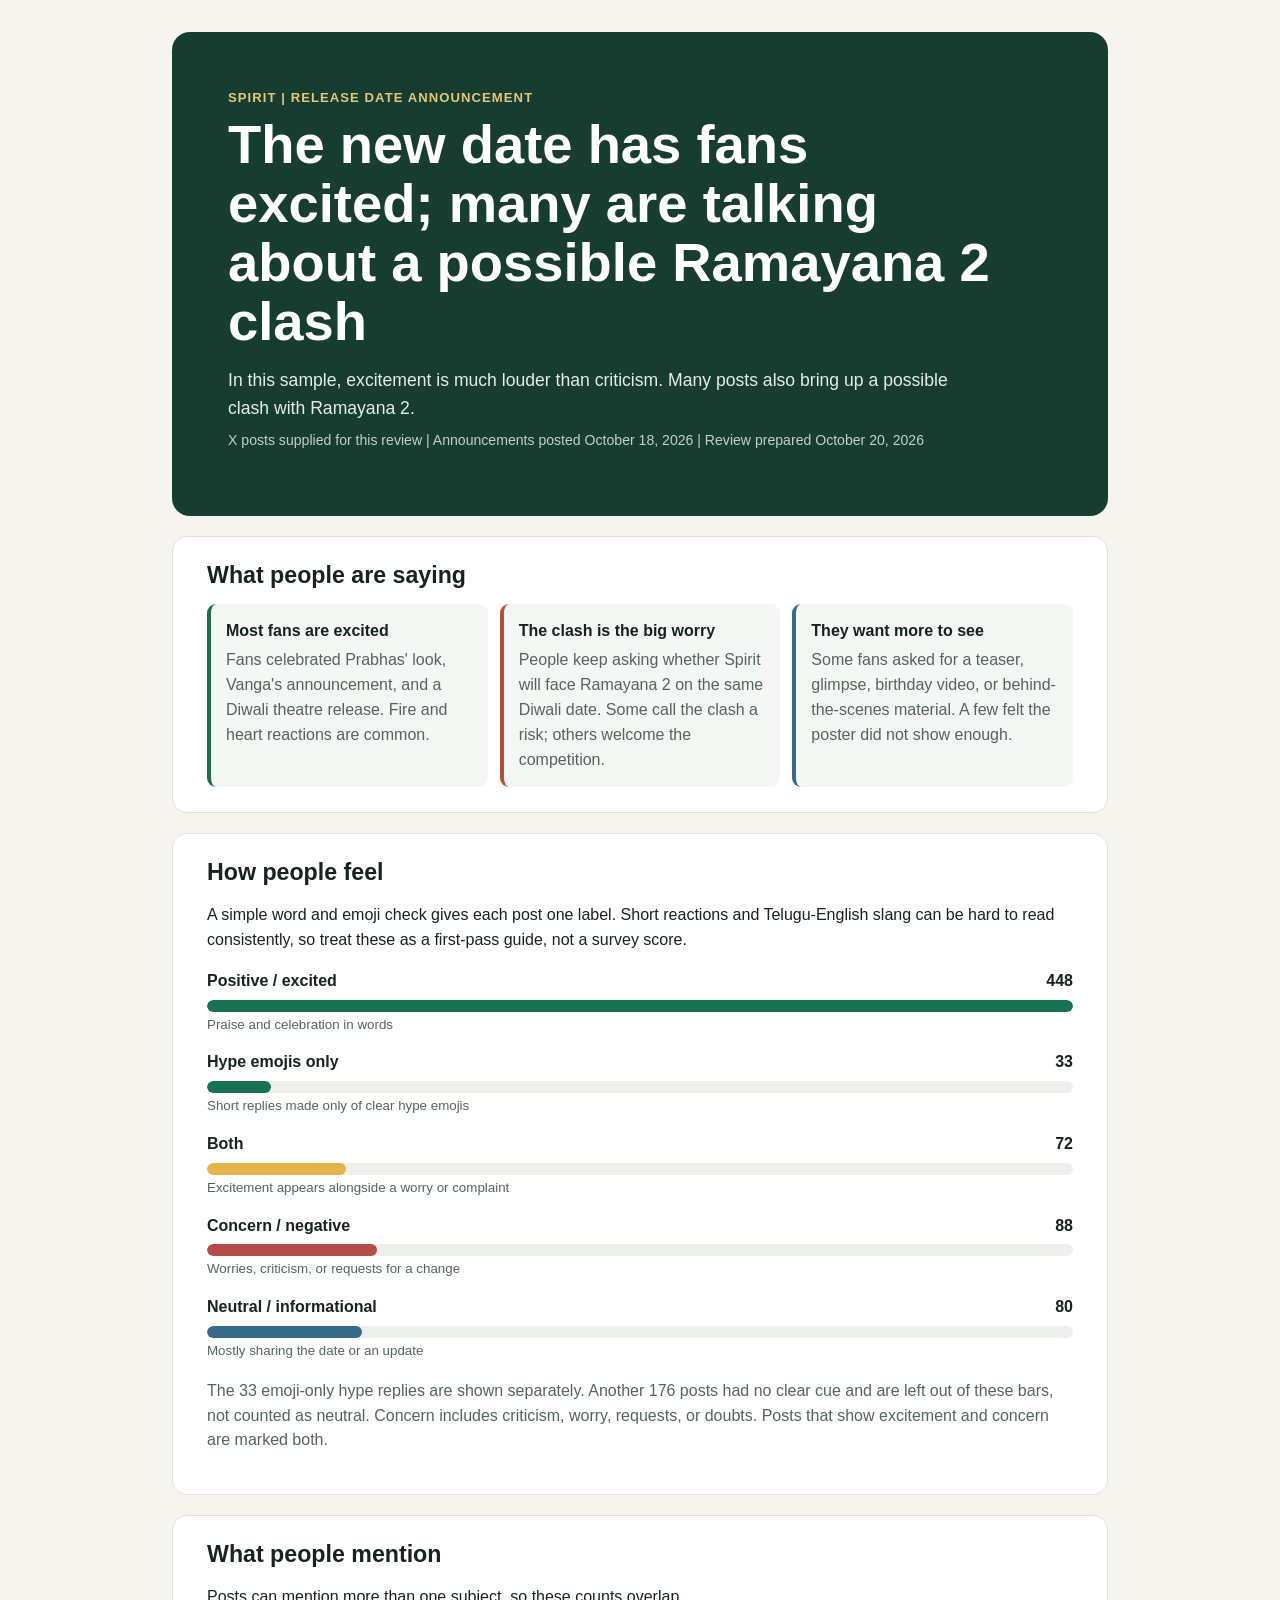
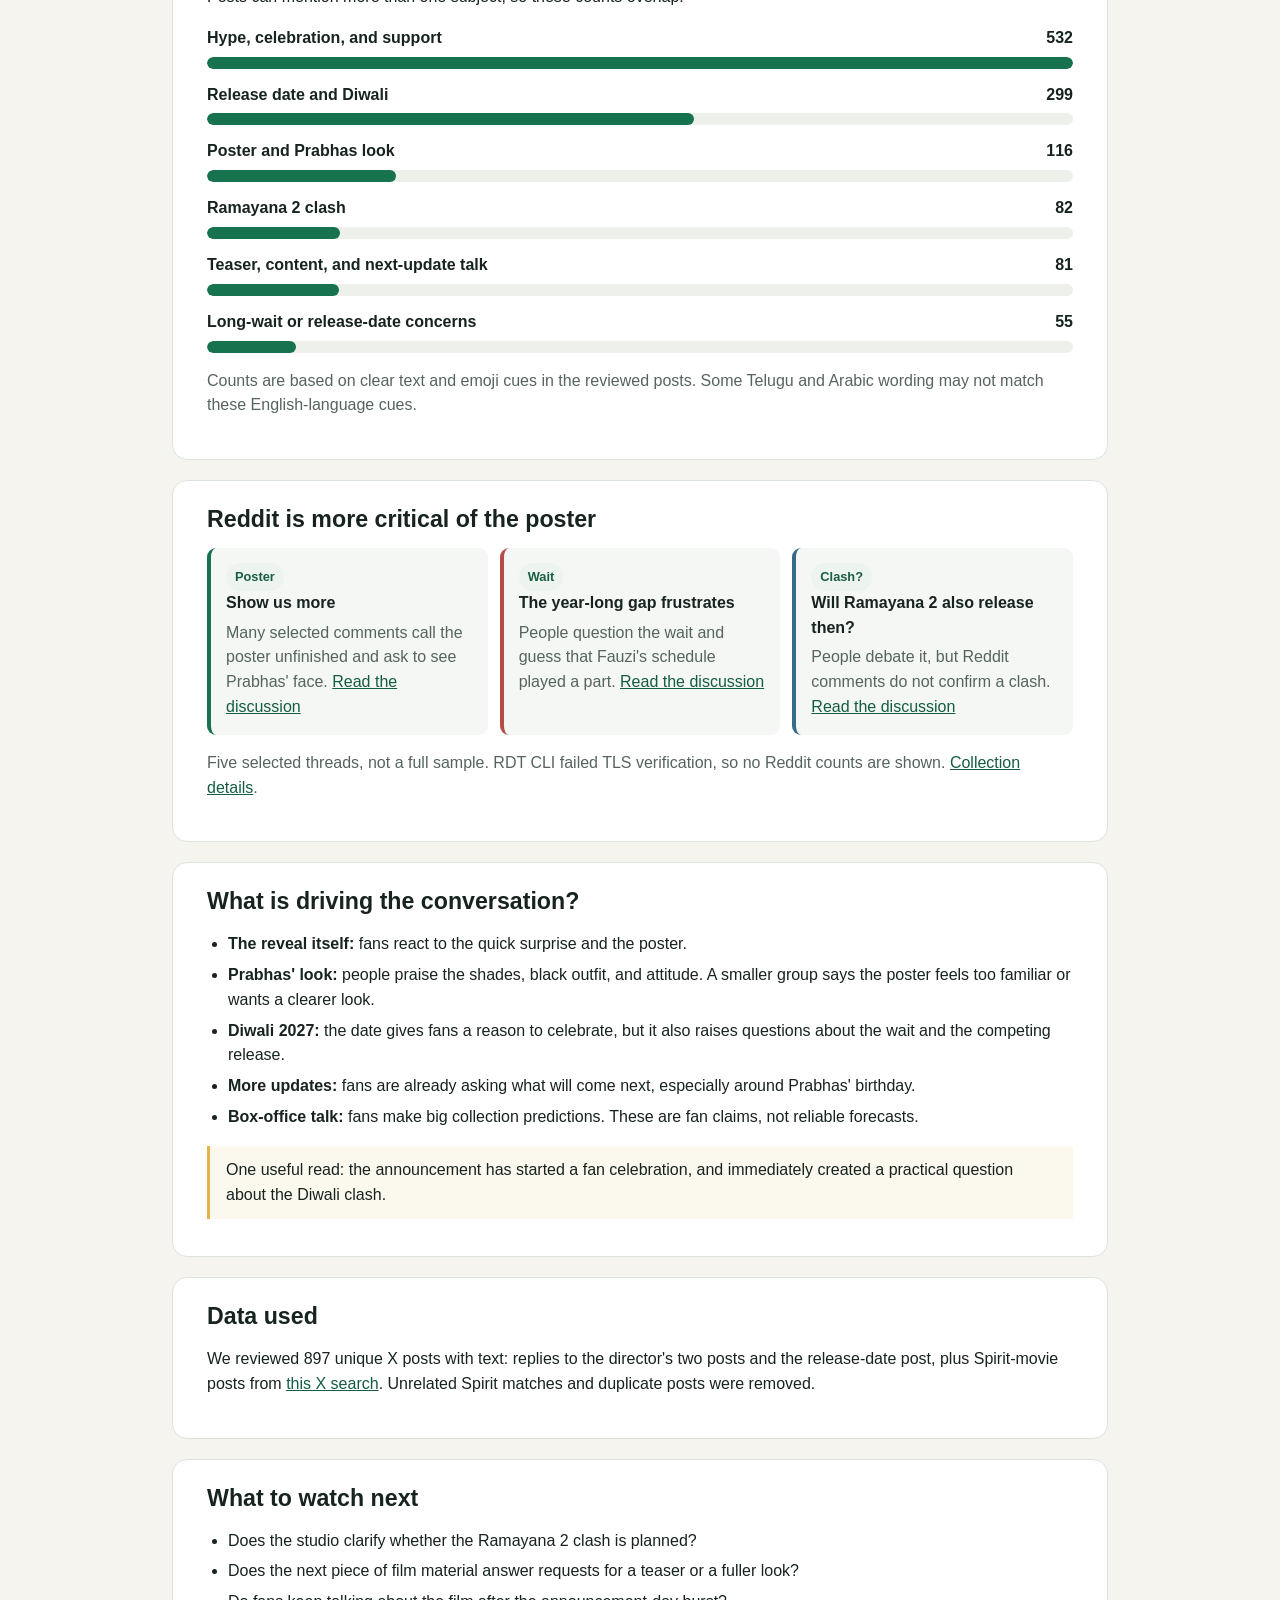
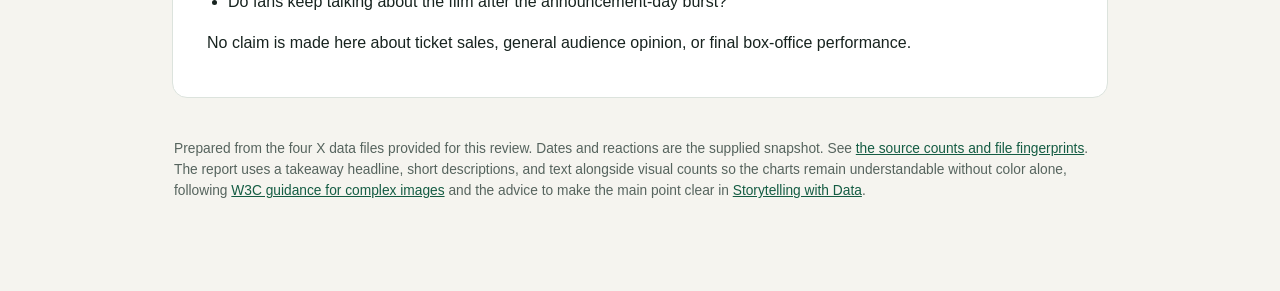
<file: spirit-release-announcement/index.html>
<!doctype html>
<html lang="en">
<head>
<meta charset="utf-8"><meta name="viewport" content="width=device-width,initial-scale=1">
<meta name="color-scheme" content="light"><title>The new date has fans excited; many are talking about a possible Ramayana 2 clash</title>
<style>
:root{--ink:#17231f;--muted:#56645e;--paper:#f5f4ef;--card:#fff;--line:#dce3dd;--green:#17734f;--gold:#e5b34b;--red:#b44d47;--blue:#376b8a}
*{box-sizing:border-box}body{margin:0;background:var(--paper);color:var(--ink);font:16px/1.55 -apple-system,BlinkMacSystemFont,"Segoe UI",sans-serif}main{max-width:980px;margin:auto;padding:32px 22px 70px}header{padding:clamp(26px,6vw,56px);background:#173d31;color:white;border-radius:18px}.eyebrow{font-size:.82rem;letter-spacing:.08em;text-transform:uppercase;color:#e3c878;font-weight:700}h1{font-size:clamp(2rem,5vw,3.4rem);line-height:1.08;margin:.5rem 0 1rem;max-width:790px}header p{max-width:760px;color:#e3eee8;font-size:1.1rem;margin:.5rem 0}.scope{font-size:.88rem;color:#c1d1c9}section{background:var(--card);margin:20px 0;padding:25px clamp(18px,4vw,34px);border:1px solid var(--line);border-radius:15px}h2{font-size:1.45rem;line-height:1.2;margin:0 0 14px}h3{font-size:1rem;margin:0 0 5px}.grid{display:grid;grid-template-columns:repeat(3,1fr);gap:12px}.card{background:#f4f7f4;border-left:4px solid var(--green);padding:15px;border-radius:9px}.card.concern{border-color:var(--red)}.card.neutral{border-color:var(--blue)}.card p{margin:5px 0 0;color:var(--muted)}.bar-row{margin:14px 0}.bar-label{display:flex;justify-content:space-between;gap:12px;font-weight:650}.bar-label b{font-variant-numeric:tabular-nums}.track{height:12px;background:#edf0eb;border-radius:10px;overflow:hidden;margin-top:6px}.track span{height:100%;display:block;background:var(--green);border-radius:10px}.sentiment-positive .track span{background:var(--green)}.sentiment-mixed .track span{background:var(--gold)}.sentiment-negative .track span{background:var(--red)}.sentiment-neutral .track span{background:var(--blue)}small,.note{color:var(--muted)}table{width:100%;border-collapse:collapse;font-size:.93rem}th,td{padding:10px 8px;border-bottom:1px solid var(--line);text-align:left}th{color:var(--muted)}blockquote{margin:12px 0;padding:12px 16px;border-left:3px solid var(--gold);background:#fbf8ee}.tag{display:inline-block;background:#edf4ef;color:#1a5e42;border-radius:99px;padding:4px 9px;font-size:.8rem;font-weight:650}a{color:#145c43}footer{font-size:.86rem;color:var(--muted);padding:6px 2px}ul{padding-left:21px}li{margin:6px 0}@media(max-width:650px){main{padding:14px 12px 44px}.grid{grid-template-columns:1fr}section{padding:20px 16px}table{font-size:.83rem}}
</style></head><body><main>
<header><div class="eyebrow">Spirit | Release date announcement</div><h1>The new date has fans excited; many are talking about a possible Ramayana 2 clash</h1><p>In this sample, excitement is much louder than criticism. Many posts also bring up a possible clash with Ramayana 2.</p><p class="scope">X posts supplied for this review | Announcements posted October 18, 2026 | Review prepared October 20, 2026</p></header>
<section><h2>What people are saying</h2><div class="grid"><article class="card"><h3>Most fans are excited</h3><p>Fans celebrated Prabhas' look, Vanga's announcement, and a Diwali theatre release. Fire and heart reactions are common.</p></article><article class="card concern"><h3>The clash is the big worry</h3><p>People keep asking whether Spirit will face Ramayana 2 on the same Diwali date. Some call the clash a risk; others welcome the competition.</p></article><article class="card neutral"><h3>They want more to see</h3><p>Some fans asked for a teaser, glimpse, birthday video, or behind-the-scenes material. A few felt the poster did not show enough.</p></article></div></section>
<section><h2>How people feel</h2><p>A simple word and emoji check gives each post one label. Short reactions and Telugu-English slang can be hard to read consistently, so treat these as a first-pass guide, not a survey score.</p><div class="bar-row sentiment-positive"><div class="bar-label">Positive / excited<b>448</b></div><div class="track"><span style="width:100.0%"></span></div><small>Praise and celebration in words</small></div><div class="bar-row sentiment-positive"><div class="bar-label">Hype emojis only<b>33</b></div><div class="track"><span style="width:7.4%"></span></div><small>Short replies made only of clear hype emojis</small></div><div class="bar-row sentiment-mixed"><div class="bar-label">Both<b>72</b></div><div class="track"><span style="width:16.1%"></span></div><small>Excitement appears alongside a worry or complaint</small></div><div class="bar-row sentiment-negative"><div class="bar-label">Concern / negative<b>88</b></div><div class="track"><span style="width:19.6%"></span></div><small>Worries, criticism, or requests for a change</small></div><div class="bar-row sentiment-neutral"><div class="bar-label">Neutral / informational<b>80</b></div><div class="track"><span style="width:17.9%"></span></div><small>Mostly sharing the date or an update</small></div><p class="note">The 33 emoji-only hype replies are shown separately. Another 176 posts had no clear cue and are left out of these bars, not counted as neutral. Concern includes criticism, worry, requests, or doubts. Posts that show excitement and concern are marked both.</p></section>
<section><h2>What people mention</h2><p>Posts can mention more than one subject, so these counts overlap.</p><div class="bar-row"><div class="bar-label">Hype, celebration, and support<b>532</b></div><div class="track"><span style="width:100.0%"></span></div></div><div class="bar-row"><div class="bar-label">Release date and Diwali<b>299</b></div><div class="track"><span style="width:56.2%"></span></div></div><div class="bar-row"><div class="bar-label">Poster and Prabhas look<b>116</b></div><div class="track"><span style="width:21.8%"></span></div></div><div class="bar-row"><div class="bar-label">Ramayana 2 clash<b>82</b></div><div class="track"><span style="width:15.4%"></span></div></div><div class="bar-row"><div class="bar-label">Teaser, content, and next-update talk<b>81</b></div><div class="track"><span style="width:15.2%"></span></div></div><div class="bar-row"><div class="bar-label">Long-wait or release-date concerns<b>55</b></div><div class="track"><span style="width:10.3%"></span></div></div><p class="note">Counts are based on clear text and emoji cues in the reviewed posts. Some Telugu and Arabic wording may not match these English-language cues.</p></section>
<section><h2>Reddit is more critical of the poster</h2>
<div class="grid">
<article class="card"><span class="tag">Poster</span><h3>Show us more</h3><p>Many selected comments call the poster unfinished and ask to see Prabhas' face. <a href="https://www.reddit.com/r/tollywood/comments/1x8w0wi/spirit_poster_with_new_release_date/">Read the discussion</a></p></article>
<article class="card concern"><span class="tag">Wait</span><h3>The year-long gap frustrates</h3><p>People question the wait and guess that Fauzi's schedule played a part. <a href="https://www.reddit.com/r/NotJustTollywood/comments/1x8w9t1/spirit_postponed_is_it_because_of_prabhas_over/">Read the discussion</a></p></article>
<article class="card neutral"><span class="tag">Clash?</span><h3>Will Ramayana 2 also release then?</h3><p>People debate it, but Reddit comments do not confirm a clash. <a href="https://www.reddit.com/r/prabhas/comments/1x8w82e/its_official_spirit_new_release_is_oct_292027/">Read the discussion</a></p></article>
</div>
<p class="note">Five selected threads, not a full sample. RDT CLI failed TLS verification, so no Reddit counts are shown. <a href="reddit-sample.json">Collection details</a>.</p>
</section>
<section><h2>What is driving the conversation?</h2><ul><li><b>The reveal itself:</b> fans react to the quick surprise and the poster.</li><li><b>Prabhas' look:</b> people praise the shades, black outfit, and attitude. A smaller group says the poster feels too familiar or wants a clearer look.</li><li><b>Diwali 2027:</b> the date gives fans a reason to celebrate, but it also raises questions about the wait and the competing release.</li><li><b>More updates:</b> fans are already asking what will come next, especially around Prabhas' birthday.</li><li><b>Box-office talk:</b> fans make big collection predictions. These are fan claims, not reliable forecasts.</li></ul><blockquote>One useful read: the announcement has started a fan celebration, and immediately created a practical question about the Diwali clash.</blockquote></section>
<section><h2>Data used</h2><p>We reviewed 897 unique X posts with text: replies to the director's two posts and the release-date post, plus Spirit-movie posts from <a href="https://x.com/search?q=(spirit%20OR%20Prabhas%20OR%20SRV%20OR%20Vangod)%20(%23spirit)%20until%3A2026-10-20%20since%3A2026-10-17&amp;src=typed_query">this X search</a>. Unrelated Spirit matches and duplicate posts were removed.</p></section>
<section><h2>What to watch next</h2><ul><li>Does the studio clarify whether the Ramayana 2 clash is planned?</li><li>Does the next piece of film material answer requests for a teaser or a fuller look?</li><li>Do fans keep talking about the film after the announcement-day burst?</li></ul><p>No claim is made here about ticket sales, general audience opinion, or final box-office performance.</p></section>
<footer><p>Prepared from the four X data files provided for this review. Dates and reactions are the supplied snapshot. See <a href="evidence.json">the source counts and file fingerprints</a>. The report uses a takeaway headline, short descriptions, and text alongside visual counts so the charts remain understandable without color alone, following <a href="https://www.w3.org/WAI/tutorials/images/complex/">W3C guidance for complex images</a> and the advice to make the main point clear in <a href="https://www.storytellingwithdata.com/blog/2017/3/22/so-what">Storytelling with Data</a>.</p></footer>
</main></body></html>
</file>
<file: spirit-hype-analysis/report.css>
:root{color-scheme:dark;--bg:#0c0d0f;--card:#16181d;--ink:#eef0f3;--muted:#b0b8c5;--line:#343945;--gold:#f5c451;--blue:#8ab9fc}*{box-sizing:border-box}html{scroll-behavior:smooth;scroll-padding-top:24px}body{margin:0;background:var(--bg);color:var(--ink);font:16px/1.65 'Segoe UI',system-ui,sans-serif}.wrap{max-width:1140px;margin:auto;padding:28px 26px 60px}a{color:var(--blue);text-underline-offset:4px}a:hover{color:var(--gold)}button,select{font:inherit;background:var(--card);color:var(--ink);border:1px solid var(--line);padding:8px 14px;border-radius:6px;cursor:pointer}a:focus-visible,button:focus-visible,select:focus-visible,summary:focus-visible{outline:3px solid var(--gold);outline-offset:5px}.skip{position:absolute;top:-100px;background:var(--card);padding:8px}.skip:focus{top:8px}.top{display:flex;align-items:center;justify-content:space-between;gap:16px}.top a{font-size:13px}header{padding-bottom:34px;border-bottom:1px solid var(--line)}.eyebrow{color:var(--gold);font-size:12px;letter-spacing:.15em;text-transform:uppercase;font-weight:700;margin:38px 0 12px}h1{font-size:clamp(64px,11vw,118px);letter-spacing:.025em;line-height:1;margin:16px 0;color:var(--gold)}.subtitle{font-size:26px;margin:10px 0}.scope,.note,.source,small,footer{color:var(--muted);font-size:13px}.scope{margin-bottom:26px}nav{display:flex;flex-wrap:wrap;gap:10px 22px;font-size:14px}section{margin-top:64px}h2{font-size:clamp(27px,4vw,38px);line-height:1.2;letter-spacing:-.025em;margin:12px 0 24px}h3{font-size:20px;line-height:1.35;margin:0 0 12px}h4{font-size:17px;margin:0 0 8px}p{margin:0 0 16px}.executive{border-left:3px solid var(--gold);padding:4px 0 4px 28px;margin-top:42px}.executive .eyebrow{margin-top:12px}.large{font-size:19px;max-width:950px}.stats{display:grid;grid-template-columns:repeat(4,1fr);gap:1px;background:var(--line);border:1px solid var(--line);border-radius:10px;overflow:hidden;margin:32px 0 14px}.stats article{background:var(--card);padding:24px}.stats strong{display:block;font-size:34px;color:var(--gold);line-height:1.3}.stats span{display:block;font-size:13px;color:var(--muted);margin-top:8px}.two,.three{display:grid;gap:20px;margin:22px 0}.two{grid-template-columns:repeat(2,minmax(0,1fr))}.three{grid-template-columns:repeat(3,minmax(0,1fr))}.card{background:var(--card);border:1px solid var(--line);padding:24px;border-radius:10px;min-width:0;margin-bottom:18px}.card p:last-child{margin-bottom:0}.card svg{width:100%;height:auto;display:block;margin:20px 0}.gridline{fill:none;stroke:var(--line);stroke-width:1}svg text{fill:var(--muted);font:12px system-ui}.curve{fill:none;stroke:var(--gold);stroke-width:2.5;stroke-linejoin:round}.boundary{fill:var(--bg);stroke:var(--gold);stroke-width:2}.timeline{margin:30px 0}.timeline article{display:grid;grid-template-columns:135px minmax(0,1fr);padding:24px 0;border-top:1px solid var(--line)}.timeline h3{color:var(--gold)}.timeline p:last-child{margin:0}.reaction{padding:22px;border-left:2px solid var(--line)}.actions article{display:flex;gap:24px;padding:24px 0;border-top:1px solid var(--line)}.actions article>span{color:var(--gold);font-size:24px;min-width:38px}.table-scroll{overflow-x:auto;border:1px solid var(--line);border-radius:8px;margin:18px 0}table{width:100%;border-collapse:collapse;text-align:left;font-size:14px}caption{text-align:left;padding:14px;color:var(--muted);font-size:12px}th,td{padding:14px;border-top:1px solid var(--line);vertical-align:top}thead{background:var(--card)}tbody th{font-weight:500}td p{margin:8px 0 0}td strong{display:block}.tag{font-size:11px;text-transform:uppercase;letter-spacing:.07em;color:var(--gold);display:block;margin-bottom:6px}.audit{display:flex;align-items:center;gap:16px;flex-wrap:wrap;margin-top:26px}.audit p{margin:0;font-size:13px;color:var(--muted)}details{margin:24px 0}summary{cursor:pointer;color:var(--blue)}footer{border-top:1px solid var(--line);margin-top:60px;padding-top:22px}.downloads{margin-top:22px}tr[hidden]{display:none}html[data-theme=light]{color-scheme:light;--bg:#f7f5ee;--card:#fff;--ink:#242831;--muted:#535e6c;--line:#ccd0d6;--gold:#795500;--blue:#195a9e}@media(max-width:760px){.wrap{padding:22px 18px 44px}.two,.three{grid-template-columns:1fr}.stats{grid-template-columns:repeat(2,1fr)}.stats article{padding:18px}.timeline article{grid-template-columns:1fr;gap:8px}.card{padding:19px}.executive{padding-left:18px}.large{font-size:17px}section{margin-top:46px}th,td{padding:10px;min-width:115px}#evidence-table td:nth-child(2){min-width:235px}.audit{align-items:flex-start}.top a{max-width:150px}button{font-size:13px}.scope{font-size:12px}}@media(prefers-reduced-motion:reduce){html{scroll-behavior:auto}}@media print{body{background:#fff;color:#222}.wrap{max-width:none}button,nav,.audit,.skip{display:none}.card,.stats article{background:#fff;border-color:#ccc}section{break-inside:avoid}.table-scroll{overflow:visible}a{color:#222}html{--gold:#795500;--muted:#555;--line:#ccc;--bg:#fff}.curve{stroke:#795500}}
/* Editorial visuals: date positions and source types, never sentiment shares. */
.attention-visual{margin:34px 0;padding:24px 0;border-top:1px solid var(--line);border-bottom:1px solid var(--line)}.event-scroll{overflow-x:auto;border:1px solid var(--line);border-radius:8px;background:var(--card);margin:18px 0}.event-rail{display:block;width:100%;min-width:900px;height:auto}.event-rail .lane-label{font-size:13px;font-weight:600;fill:var(--ink)}.mark-official{fill:var(--gold);stroke:var(--bg);stroke-width:2}.mark-fan{fill:var(--blue);stroke:var(--bg);stroke-width:2}.mark-context{fill:var(--card);stroke:var(--muted);stroke-width:2}.event-number{fill:var(--ink);font-size:13px;font-weight:700}.event-hit{fill:transparent}.event-stem{stroke:var(--muted);stroke-width:1}.event-rail a:focus{outline:none}.event-rail a:hover .event-hit,.event-rail a:focus .event-hit,.event-rail a[aria-current=true] .event-hit{fill:var(--bg);stroke:var(--gold);stroke-width:2}.event-key{display:flex;flex-wrap:wrap;gap:12px 24px;font-size:12px;color:var(--muted)}.event-key span{display:flex;align-items:center;gap:8px}.event-key i{width:10px;height:10px;display:inline-block}.key-official{border-radius:50%;background:var(--gold)}.key-fan{background:var(--blue);transform:rotate(45deg)}.key-context{border:1px solid var(--muted)}.event-controls{display:flex;justify-content:space-between;align-items:center;gap:12px;margin:20px 0 12px}.event-controls span{font-size:13px;color:var(--muted)}button:disabled{opacity:.45;cursor:default}.event-detail{background:var(--card);border:1px solid var(--line);border-radius:8px;margin:10px 0;padding:14px 18px}.event-detail summary{color:var(--ink);font-weight:600}.event-index{color:var(--gold);margin-right:10px;font-variant-numeric:tabular-nums}.event-body{margin:16px 0 4px;padding-left:32px}.event-body p{margin-bottom:10px}.long-form{border-top:1px solid var(--line);border-bottom:1px solid var(--line);padding:16px 0;margin:24px 0}.long-form>summary{font-size:14px;font-weight:600}.snapshot-grid{display:grid;grid-template-columns:1fr 1fr;gap:24px;margin:28px 0 12px}.snapshot{border:1px solid var(--line);border-top:3px solid var(--gold);padding:24px;background:var(--card);border-radius:8px}.snapshot:nth-child(2){border-top-color:var(--blue)}.snapshot-month{font-size:12px;letter-spacing:.18em;color:var(--gold);font-weight:700;margin-bottom:10px}.snapshot:nth-child(2) .snapshot-month{color:var(--blue)}.snapshot ol{list-style:none;margin:20px 0 0;padding:0 0 0 24px;border-left:1px solid var(--line)}.snapshot li{position:relative;padding:0 0 22px}.snapshot li:last-child{padding-bottom:0}.snapshot li:before{content:'';position:absolute;width:7px;height:7px;border-radius:50%;background:var(--gold);left:-28px;top:8px}.snapshot:nth-child(2) li:before{background:var(--blue)}.snapshot li>a{display:block;font-size:19px;text-decoration:none;font-weight:600}.snapshot li>strong{display:block;font-size:13px;color:var(--muted);font-weight:400;margin-top:4px}.status-tracker{margin-top:38px}.status-lane{display:grid;grid-template-columns:140px 1fr;gap:12px 24px;padding:24px 0;border-top:1px solid var(--line)}.status-lane h4{padding-top:8px;color:var(--gold)}.status-lane ol{display:grid;grid-template-columns:repeat(3,minmax(0,1fr));list-style:none;margin:0;padding:0;gap:14px}.status-lane li{position:relative;border:1px solid var(--line);border-radius:8px;padding:14px 14px 14px 32px;background:var(--card)}.status-lane li:not(:last-child):after{content:'>';position:absolute;right:-12px;top:43%;color:var(--muted)}.status-date{display:block;font-size:12px;color:var(--muted);margin-bottom:5px}.state-symbol{position:absolute;top:19px;left:12px;width:9px;height:9px}.state-confirmed .state-symbol{border-radius:50%;background:var(--gold)}.state-rumor .state-symbol{border:2px solid var(--muted)}.state-intent .state-symbol{border:2px solid var(--blue);border-radius:50%}.state-unknown .state-symbol{border-bottom:2px solid var(--muted)}.status-lane strong{font-size:14px;line-height:1.5;display:block}.status-lane li>a,.status-lane small{font-size:12px;display:block;margin-top:8px}.status-lane>p{grid-column:2;margin-bottom:0}.matrix-scroll{overflow:auto;margin:24px 0;border:1px solid var(--line);border-radius:8px}.reception-matrix{min-width:760px;table-layout:fixed}.reception-matrix th:first-child{width:31%}.reception-matrix td{padding:18px 16px}.reception-matrix th{font-size:14px}.reception-matrix details{margin:0}.reception-matrix summary{display:flex;align-items:center;gap:8px;font-weight:600;font-size:13px;list-style:none}.reception-matrix summary:after{content:'+';color:var(--muted);margin-left:auto}.reception-matrix details[open] summary:after{content:'-';}.reception-matrix details p{font-size:13px;margin:16px 0 6px}.reception-matrix details a{font-size:12px;display:inline-block;margin-bottom:8px}.stance-symbol{display:inline-block;width:10px;height:10px;flex:none}.matrix-support .stance-symbol{border-radius:50%;background:var(--gold)}.matrix-skeptic .stance-symbol{border:2px solid var(--blue)}.matrix-mixed .stance-symbol{border:2px solid var(--muted);transform:rotate(45deg)}.matrix-support summary{color:var(--gold)}.matrix-skeptic summary{color:var(--blue)}.matrix-mixed summary{color:var(--ink)}.no-example{font-size:12px;color:var(--muted)}.region-figure{margin:0}.region-figure figcaption strong{display:block;font-size:20px}.region-figure figcaption span{display:block;font-size:12px;color:var(--muted);margin-top:6px}.region-figure .country-label{fill:var(--ink);font-size:13px}.dot-stem{stroke:var(--line);stroke-width:1}.region-dot{fill:var(--blue)}.india-dot{fill:var(--gold)}.region-figure .dot-value{fill:var(--ink);font-size:12px;font-weight:700}.geography-readout article{padding:22px 0;border-top:1px solid var(--line)}.geography-readout p{color:var(--muted);font-size:14px}.geography-readout h3{font-size:18px}[hidden]{display:none!important}@media(max-width:760px){.snapshot-grid{grid-template-columns:1fr;gap:16px}.snapshot{padding:20px}.status-lane{grid-template-columns:1fr}.status-lane ol{grid-template-columns:1fr}.status-lane>p{grid-column:1}.status-lane li:not(:last-child):after{content:'v';right:50%;top:auto;bottom:-15px}.status-lane li{padding:12px 12px 12px 32px}.attention-visual{margin-top:24px}.event-controls{gap:8px}.event-controls button{font-size:12px;padding:8px}.event-controls span{font-size:12px;white-space:nowrap}.event-body{padding-left:0}.event-detail{padding:14px}.event-detail summary{font-size:14px}.region-figure svg{margin:18px 0 8px}.geography-readout article{padding:16px 0}.event-key{gap:10px;font-size:11px}.matrix-scroll:before{content:'Swipe sideways to compare reactions';display:block;padding:10px 14px;font-size:12px;color:var(--muted)}}@media print{.event-controls{display:none}.event-rail{min-width:0}.matrix-scroll{overflow:visible}.event-detail[hidden]{display:block!important}.event-detail .event-body{display:block}.status-lane{break-inside:avoid}.snapshot-grid{break-inside:avoid}}
.campaign-map{margin:28px 0 18px;border:1px solid var(--line);border-radius:8px;overflow:hidden}.campaign-head,.campaign-row{display:grid;grid-template-columns:1fr 1fr 1fr;gap:28px;padding:20px 24px}.campaign-head{color:var(--muted);font-size:12px;text-transform:uppercase;letter-spacing:.08em;background:var(--card)}.campaign-row{border-top:1px solid var(--line);align-items:start}.campaign-row h3{font-size:17px;line-height:1.45;margin:0}.campaign-row p{font-size:14px;margin:0;color:var(--muted)}.campaign-row>div{position:relative}.campaign-row>div:not(:last-child):after{content:'>';position:absolute;right:-19px;top:12px;color:var(--gold)}.mobile-column{display:none}@media(max-width:760px){.campaign-head{display:none}.campaign-row{grid-template-columns:1fr;gap:18px;padding:20px}.campaign-row>div:not(:last-child):after{content:none}.mobile-column{display:block;font-size:11px;color:var(--gold);text-transform:uppercase;letter-spacing:.07em;margin-bottom:5px}}
@media(max-width:760px){.region-figure .country-label{font-size:20px}.region-figure .dot-value{font-size:20px}.region-figure svg>text:not(.country-label):not(.dot-value){font-size:18px}}
</file>
